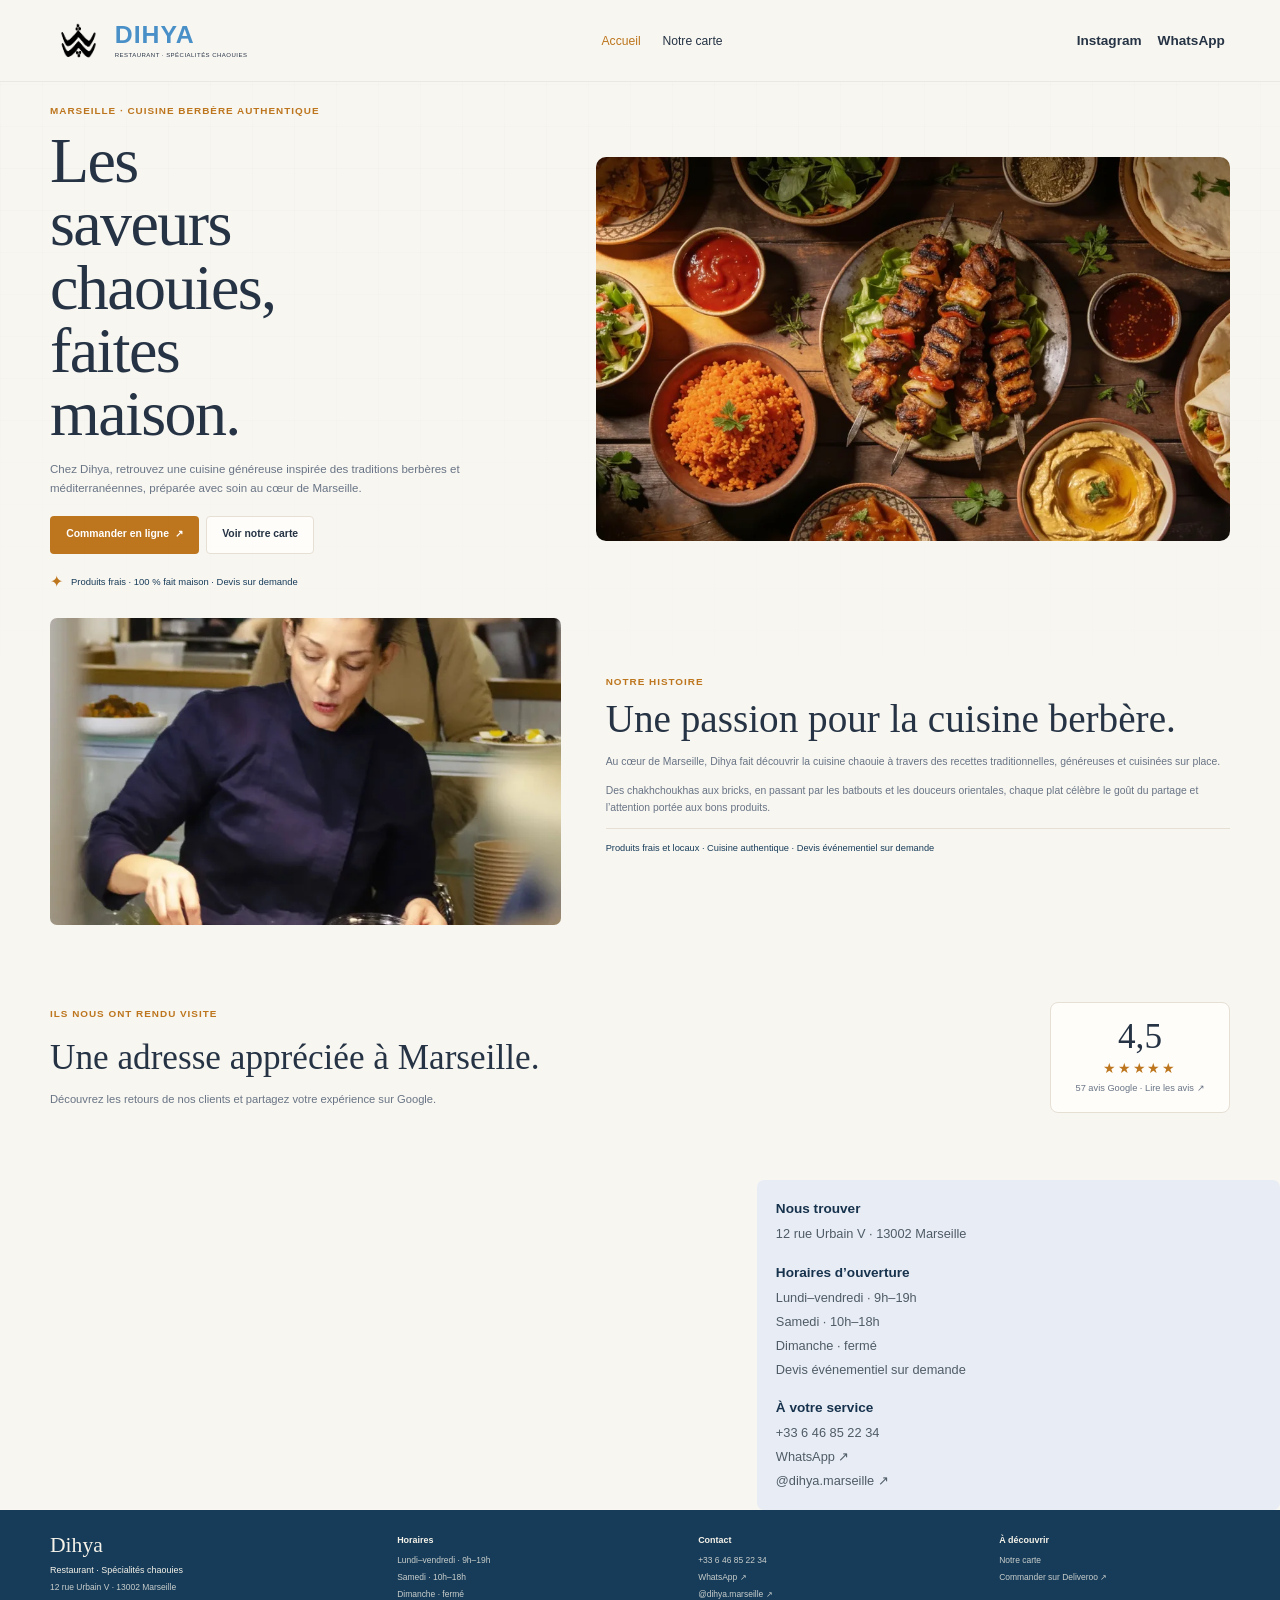
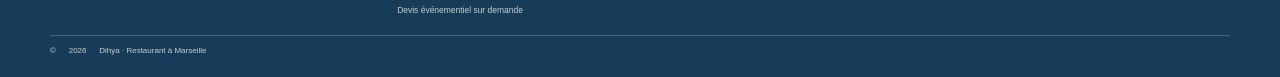
<file: index.html>
<!doctype html>
<html lang="fr">
<head>
  <meta charset="UTF-8" />
  <meta name="viewport" content="width=device-width, initial-scale=1.0" />
  <meta name="theme-color" content="#e9dccb" />
  <meta name="description" content="Dihya, restaurant à Marseille : cuisine berbère authentique, spécialités chaouies faites maison et service traiteur." />
  <link rel="icon" type="image/png" href="assets/img/logo.png" />
  <link rel="stylesheet" href="assets/css/style.css" />
  <title>Dihya — Restaurant &amp; spécialités chaouies à Marseille</title>
</head>
<body>
  <div class="seve-site">
    <header class="seve-header">
      <a class="seve-brand" href="index.html" aria-label="Dihya, accueil">
        <img src="assets/img/logo.png" alt="" />
        <span>
          <strong>DIHYA</strong>
          <small>RESTAURANT · SPÉCIALITÉS CHAOUIES</small>
        </span>
      </a>
      <button class="seve-menu-toggle" type="button" aria-label="Ouvrir le menu" aria-expanded="false" aria-controls="dihya-navigation">
        <span></span><span></span><span></span>
      </button>
      <nav class="seve-nav" id="dihya-navigation" aria-label="Navigation principale">
        <a href="index.html" class="is-active">Accueil</a>
        <a href="menu.html">Notre carte</a>
      </nav>
      <div class="seve-header__actions">
        <span class="seve-header__socials">
          <a href="https://www.instagram.com/dihya.marseille/" target="_blank" rel="noreferrer">Instagram</a>
          <a href="https://wa.me/33646852234" target="_blank" rel="noreferrer">WhatsApp</a>
        </span>
      </div>
    </header>

    <main class="seve-home">
      <section class="seve-hero seve-wrap" id="accueil">
        <div class="seve-hero__copy" data-reveal>
          <p class="seve-eyebrow">Marseille · Cuisine berbère authentique</p>
          <h1>Les saveurs chaouies, faites maison.</h1>
          <p class="seve-hero__text">
            Chez Dihya, retrouvez une cuisine généreuse inspirée des traditions berbères et méditerranéennes,
            préparée avec soin au cœur de Marseille.
          </p>
          <div class="seve-hero__actions">
            <a class="seve-button seve-button--rust" href="https://deliveroo.fr/fr/menu/marseille/marseille-port/dihya?utm_medium=affiliate&utm_source=google_maps_link&fulfillment_type=COLLECTION" target="_blank" rel="noreferrer">
              Commander en ligne <span aria-hidden="true">↗</span>
            </a>
            <a class="seve-button seve-button--outline" href="menu.html">Voir notre carte</a>
          </div>
          <p class="seve-hero__note">
            <span aria-hidden="true">✦</span> Produits frais · 100 % fait maison · Devis sur demande
          </p>
        </div>
        <figure class="seve-hero__photo" data-reveal>
          <img src="assets/img/restaurant.webp" alt="L’équipe et l’accueil chaleureux du restaurant Dihya" />
        </figure>
      </section>

      

      
      

      <section class="seve-story seve-wrap" id="histoire">
        <img data-reveal src="assets/img/histoire.webp" alt="La cuisine et l’équipe du restaurant Dihya à Marseille" loading="lazy" />
        <div class="seve-story__copy" data-reveal>
          <p class="seve-eyebrow">Notre histoire</p>
          <h2>Une passion pour la cuisine berbère.</h2>
          <p>
            Au cœur de Marseille, Dihya fait découvrir la cuisine chaouie à travers des recettes traditionnelles,
            généreuses et cuisinées sur place.
          </p>
          <p>
            Des chakhchoukhas aux bricks, en passant par les batbouts et les douceurs orientales, chaque plat
            célèbre le goût du partage et l’attention portée aux bons produits.
          </p>
          <p class="seve-story__signature">Produits frais et locaux · Cuisine authentique · Devis événementiel sur demande</p>

        </div>
      </section>

      
      <section class="dihya-reviews" id="avis">
        <div class="seve-wrap dihya-reviews__inner" data-reveal>
          <div>
            <p class="seve-eyebrow">Ils nous ont rendu visite</p>
            <h2>Une adresse appréciée à Marseille.</h2>
            <p>Découvrez les retours de nos clients et partagez votre expérience sur Google.</p>
          </div>
          <a class="dihya-rating" href="https://www.google.com/search?q=DIHYA+Marseille+avis" target="_blank" rel="noreferrer" aria-label="Lire les avis Google de Dihya, note 4,5 sur 5">
            <strong>4,5</strong>
            <span aria-hidden="true">★★★★★</span>
            <small>57 avis Google · Lire les avis ↗</small>
          </a>
        </div>
      </section>

      <section class="carte-visit" aria-label="Nous trouver">
        <div class="carte-visit__map" data-reveal>
          <iframe src="https://www.google.com/maps?q=12+rue+Urbain+V,+13002+Marseille&output=embed" title="Carte : Dihya, 12 rue Urbain V, 13002 Marseille" loading="lazy" referrerpolicy="no-referrer-when-downgrade"></iframe>
        </div>
        <div class="carte-visit__info" data-reveal>
          <div>
            <strong>Nous trouver</strong>
            <a href="https://www.google.com/maps/search/?api=1&query=12+rue+Urbain+V%2C+13002+Marseille" target="_blank" rel="noreferrer">12 rue Urbain V · 13002 Marseille</a>
          </div>
          <div>
            <strong>Horaires d’ouverture</strong>
            <span>Lundi–vendredi · 9h–19h</span>
            <span>Samedi · 10h–18h</span>
            <span>Dimanche · fermé</span>
            <span>Devis événementiel sur demande</span>
          </div>
          <div>
            <strong>À votre service</strong>
            <a href="tel:+33646852234">+33 6 46 85 22 34</a>
            <a href="https://wa.me/33646852234" target="_blank" rel="noreferrer">WhatsApp ↗</a>
            <a href="https://www.instagram.com/dihya.marseille/" target="_blank" rel="noreferrer">@dihya.marseille ↗</a>
          </div>
        </div>
      </section>

      

      <footer class="seve-footer" id="contact">
        <div class="seve-wrap">
          <div class="seve-footer__columns" data-reveal>
            <div>
              <a class="seve-footer__brand" href="index.html">Dihya</a>
              <p>Restaurant · Spécialités chaouies</p>
              <a href="https://www.google.com/maps/search/?api=1&query=12+rue+Urbain+V%2C+13002+Marseille" target="_blank" rel="noreferrer">12 rue Urbain V · 13002 Marseille</a>
            </div>
            <div>
              <strong>Horaires</strong>
              <span>Lundi–vendredi · 9h–19h</span>
              <span>Samedi · 10h–18h</span>
              <span>Dimanche · fermé</span>
              <span>Devis événementiel sur demande</span>
            </div>
            <div>
              <strong>Contact</strong>
              <a href="tel:+33646852234">+33 6 46 85 22 34</a>
              <a href="https://wa.me/33646852234" target="_blank" rel="noreferrer">WhatsApp ↗</a>
              <a href="https://www.instagram.com/dihya.marseille/" target="_blank" rel="noreferrer">@dihya.marseille ↗</a>
            </div>
            <div>
              <strong>À découvrir</strong>
              <a href="menu.html">Notre carte</a>
              <a href="https://deliveroo.fr/fr/menu/marseille/marseille-port/dihya?utm_medium=affiliate&utm_source=google_maps_link&fulfillment_type=COLLECTION" target="_blank" rel="noreferrer">Commander sur Deliveroo ↗</a>

            </div>
          </div>
          <div class="seve-footer__bottom">
            <span>© <span id="year"></span> Dihya · Restaurant à Marseille</span>
          </div>
        </div>
      </footer>
    </main>
  </div>

  <script src="assets/js/main.js"></script>
  <script>document.getElementById("year").textContent = new Date().getFullYear();</script>
</body>
</html>
</file>
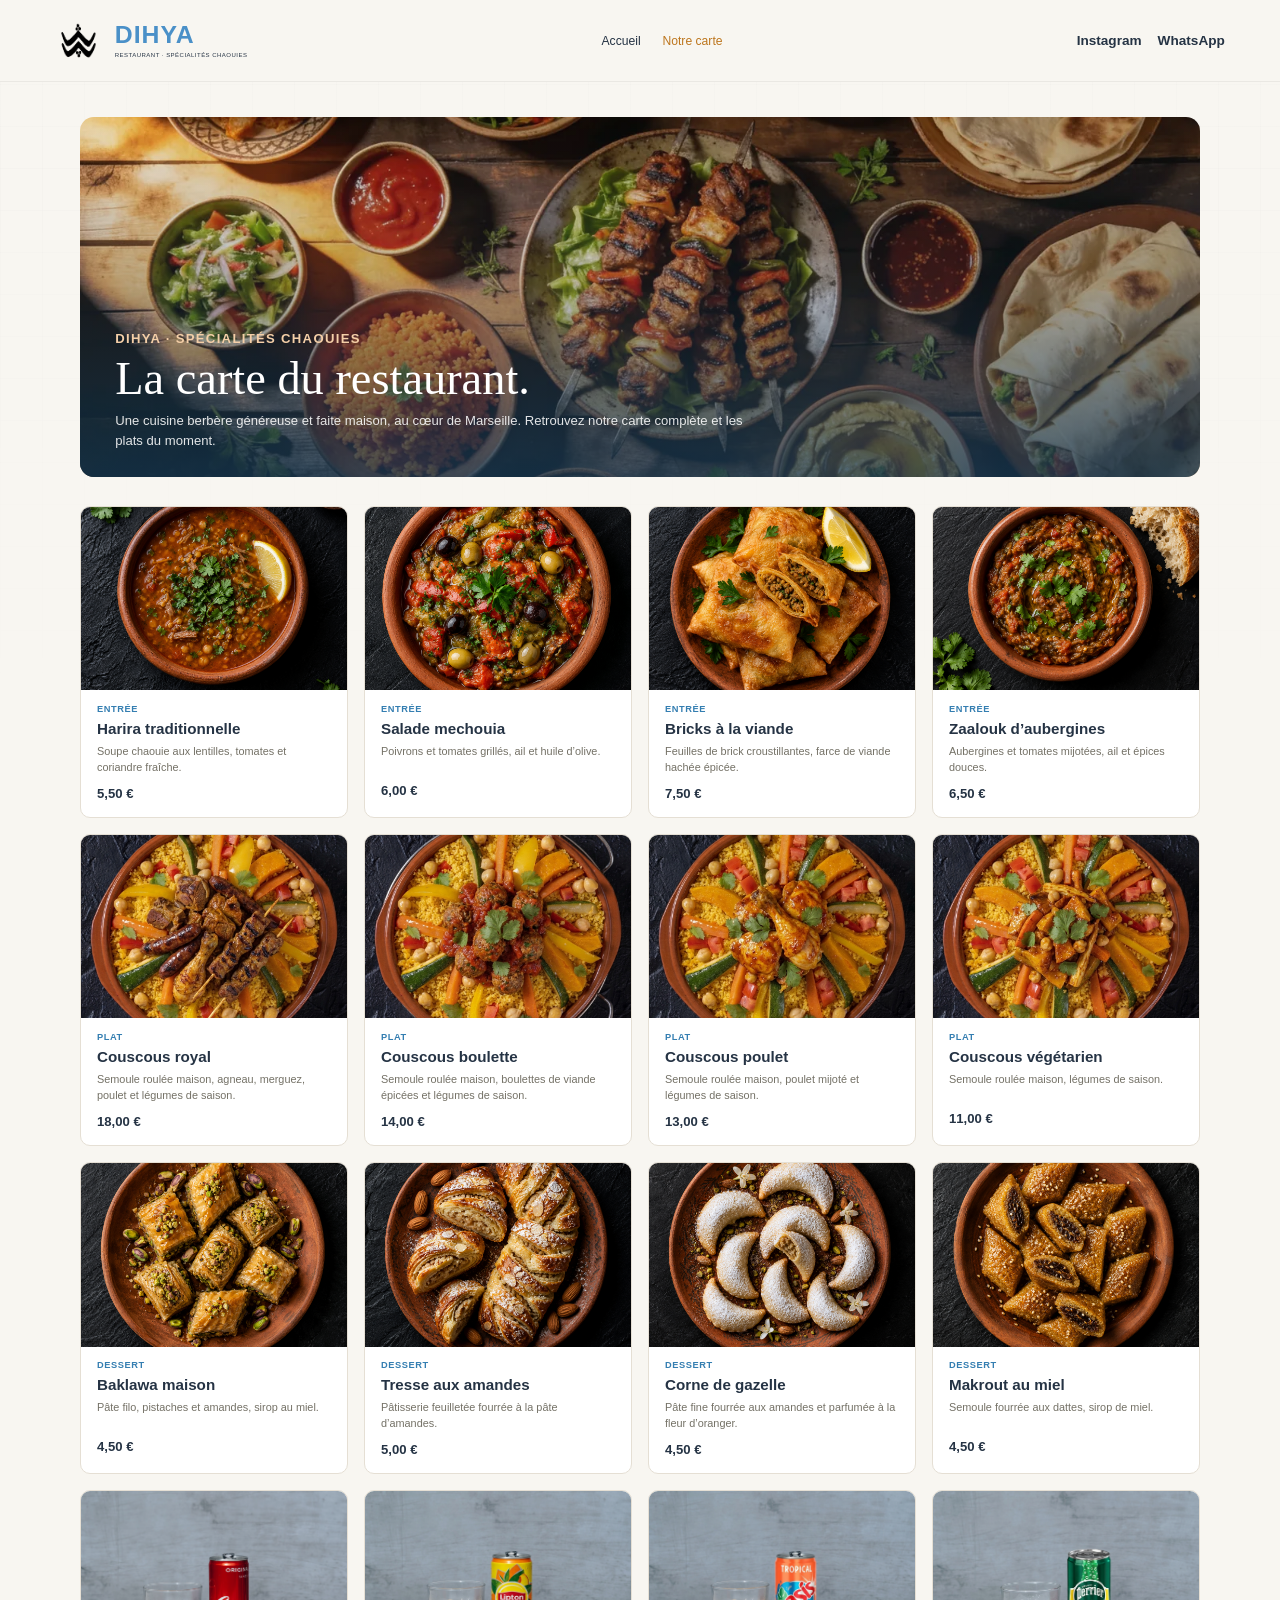
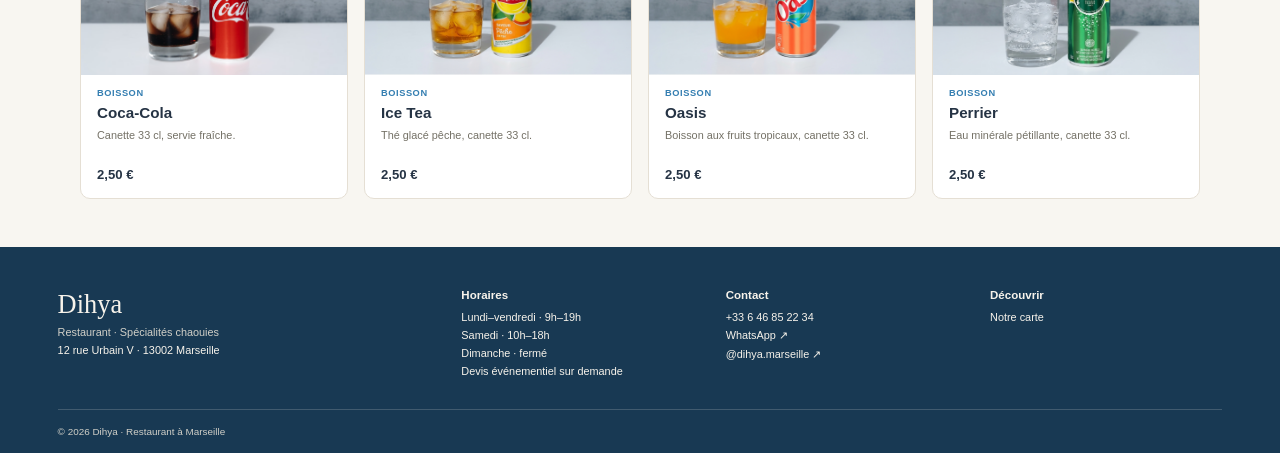
<file: menu.html>
﻿<!doctype html>
<html lang="fr">
<head>
  <meta charset="UTF-8" />
  <meta name="viewport" content="width=device-width, initial-scale=1.0" />
  <meta name="theme-color" content="#e9dccb" />
  <meta name="description" content="La carte complète du restaurant Dihya à Marseille : spécialités chaouies faites maison." />
  <link rel="icon" type="image/png" href="assets/img/logo.png" />
  <link rel="stylesheet" href="assets/css/style.css" />
  <title>Notre carte — Dihya Marseille</title>
</head>
<body>
  <div class="seve-site">
    <header class="seve-header">
      <a class="seve-brand" href="index.html" aria-label="Dihya, accueil">
        <img src="assets/img/logo.png" alt="" />
        <span>
          <strong>DIHYA</strong>
          <small>RESTAURANT · SPÉCIALITÉS CHAOUIES</small>
        </span>
      </a>
      <button class="seve-menu-toggle" type="button" aria-label="Ouvrir le menu" aria-expanded="false" aria-controls="dihya-navigation">
        <span></span><span></span><span></span>
      </button>
      <nav class="seve-nav" id="dihya-navigation" aria-label="Navigation principale">
        <a href="index.html">Accueil</a>
        <a href="menu.html" class="is-active">Notre carte</a>
      </nav>
      <div class="seve-header__actions">
        <span class="seve-header__socials">
          <a href="https://www.instagram.com/dihya.marseille/" target="_blank" rel="noreferrer">Instagram</a>
          <a href="https://wa.me/33646852234" target="_blank" rel="noreferrer">WhatsApp</a>
        </span>
      </div>
    </header>

    <main class="seve-site-main">
      <div class="seve-page seve-carte-page">
        <section class="carte-hero">
          <img src="assets/img/restaurant.webp" alt="Salle et plats du restaurant Dihya à Marseille" />
          <div class="carte-hero__copy">
            <p class="seve-eyebrow">Dihya · Spécialités chaouies</p>
            <h1>La carte du restaurant.</h1>
            <p>Une cuisine berbère généreuse et faite maison, au cœur de Marseille. Retrouvez notre carte complète et les plats du moment.</p>
          </div>
        </section>

        <div class="carte-columns" id="plats">
          <div class="carte-category__dishes">
            <article class="carte-dish">
              <span class="carte-dish__image"><img src="assets/img/harira.jpg" alt="" loading="lazy" /></span>
              <span class="carte-dish__content">
                <span class="carte-dish__category">Entrée</span>
                <strong>Harira traditionnelle</strong>
                <span class="carte-dish__desc">Soupe chaouie aux lentilles, tomates et coriandre fraîche.</span>
                <span class="carte-dish__price">5,50 €</span>
              </span>
            </article>
            <article class="carte-dish">
              <span class="carte-dish__image"><img src="assets/img/mechouia.jpg" alt="" loading="lazy" /></span>
              <span class="carte-dish__content">
                <span class="carte-dish__category">Entrée</span>
                <strong>Salade mechouia</strong>
                <span class="carte-dish__desc">Poivrons et tomates grillés, ail et huile d’olive.</span>
                <span class="carte-dish__price">6,00 €</span>
              </span>
            </article>
            <article class="carte-dish">
              <span class="carte-dish__image"><img src="assets/img/bricks.jpg" alt="" loading="lazy" /></span>
              <span class="carte-dish__content">
                <span class="carte-dish__category">Entrée</span>
                <strong>Bricks à la viande</strong>
                <span class="carte-dish__desc">Feuilles de brick croustillantes, farce de viande hachée épicée.</span>
                <span class="carte-dish__price">7,50 €</span>
              </span>
            </article>
            <article class="carte-dish">
              <span class="carte-dish__image"><img src="assets/img/zaalouk.jpg" alt="" loading="lazy" /></span>
              <span class="carte-dish__content">
                <span class="carte-dish__category">Entrée</span>
                <strong>Zaalouk d’aubergines</strong>
                <span class="carte-dish__desc">Aubergines et tomates mijotées, ail et épices douces.</span>
                <span class="carte-dish__price">6,50 €</span>
              </span>
            </article>
            <article class="carte-dish">
              <span class="carte-dish__image"><img src="assets/img/couscousroyal.jpg" alt="" loading="lazy" /></span>
              <span class="carte-dish__content">
                <span class="carte-dish__category">Plat</span>
                <strong>Couscous royal</strong>
                <span class="carte-dish__desc">Semoule roulée maison, agneau, merguez, poulet et légumes de saison.</span>
                <span class="carte-dish__price">18,00 €</span>
              </span>
            </article>
            <article class="carte-dish">
              <span class="carte-dish__image"><img src="assets/img/couscousboulette.jpg" alt="" loading="lazy" /></span>
              <span class="carte-dish__content">
                <span class="carte-dish__category">Plat</span>
                <strong>Couscous boulette</strong>
                <span class="carte-dish__desc">Semoule roulée maison, boulettes de viande épicées et légumes de saison.</span>
                <span class="carte-dish__price">14,00 €</span>
              </span>
            </article>
            <article class="carte-dish">
              <span class="carte-dish__image"><img src="assets/img/couscouspoulet.jpg" alt="" loading="lazy" /></span>
              <span class="carte-dish__content">
                <span class="carte-dish__category">Plat</span>
                <strong>Couscous poulet</strong>
                <span class="carte-dish__desc">Semoule roulée maison, poulet mijoté et légumes de saison.</span>
                <span class="carte-dish__price">13,00 €</span>
              </span>
            </article>
            <article class="carte-dish">
              <span class="carte-dish__image"><img src="assets/img/couscousvege.jpg" alt="" loading="lazy" /></span>
              <span class="carte-dish__content">
                <span class="carte-dish__category">Plat</span>
                <strong>Couscous végétarien</strong>
                <span class="carte-dish__desc">Semoule roulée maison, légumes de saison.</span>
                <span class="carte-dish__price">11,00 €</span>
              </span>
            </article>
            <article class="carte-dish">
              <span class="carte-dish__image"><img src="assets/img/baklawa2.jpg" alt="" loading="lazy" /></span>
              <span class="carte-dish__content">
                <span class="carte-dish__category">Dessert</span>
                <strong>Baklawa maison</strong>
                <span class="carte-dish__desc">Pâte filo, pistaches et amandes, sirop au miel.</span>
                <span class="carte-dish__price">4,50 €</span>
              </span>
            </article>
            <article class="carte-dish">
              <span class="carte-dish__image"><img src="assets/img/tresse2.jpg" alt="" loading="lazy" /></span>
              <span class="carte-dish__content">
                <span class="carte-dish__category">Dessert</span>
                <strong>Tresse aux amandes</strong>
                <span class="carte-dish__desc">Pâtisserie feuilletée fourrée à la pâte d’amandes.</span>
                <span class="carte-dish__price">5,00 €</span>
              </span>
            </article>
            <article class="carte-dish">
              <span class="carte-dish__image"><img src="assets/img/cornedegazelle2.jpg" alt="" loading="lazy" /></span>
              <span class="carte-dish__content">
                <span class="carte-dish__category">Dessert</span>
                <strong>Corne de gazelle</strong>
                <span class="carte-dish__desc">Pâte fine fourrée aux amandes et parfumée à la fleur d’oranger.</span>
                <span class="carte-dish__price">4,50 €</span>
              </span>
            </article>
            <article class="carte-dish">
              <span class="carte-dish__image"><img src="assets/img/makrout2.jpg" alt="" loading="lazy" /></span>
              <span class="carte-dish__content">
                <span class="carte-dish__category">Dessert</span>
                <strong>Makrout au miel</strong>
                <span class="carte-dish__desc">Semoule fourrée aux dattes, sirop de miel.</span>
                <span class="carte-dish__price">4,50 €</span>
              </span>
            </article>
            <article class="carte-dish">
              <span class="carte-dish__image"><img src="assets/img/coca.png" alt="" loading="lazy" /></span>
              <span class="carte-dish__content">
                <span class="carte-dish__category">Boisson</span>
                <strong>Coca-Cola</strong>
                <span class="carte-dish__desc">Canette 33 cl, servie fraîche.</span>
                <span class="carte-dish__price">2,50 €</span>
              </span>
            </article>
            <article class="carte-dish">
              <span class="carte-dish__image"><img src="assets/img/icetea.png" alt="" loading="lazy" /></span>
              <span class="carte-dish__content">
                <span class="carte-dish__category">Boisson</span>
                <strong>Ice Tea</strong>
                <span class="carte-dish__desc">Thé glacé pêche, canette 33 cl.</span>
                <span class="carte-dish__price">2,50 €</span>
              </span>
            </article>
            <article class="carte-dish">
              <span class="carte-dish__image"><img src="assets/img/oasis.png" alt="" loading="lazy" /></span>
              <span class="carte-dish__content">
                <span class="carte-dish__category">Boisson</span>
                <strong>Oasis</strong>
                <span class="carte-dish__desc">Boisson aux fruits tropicaux, canette 33 cl.</span>
                <span class="carte-dish__price">2,50 €</span>
              </span>
            </article>
            <article class="carte-dish">
              <span class="carte-dish__image"><img src="assets/img/perrier.png" alt="" loading="lazy" /></span>
              <span class="carte-dish__content">
                <span class="carte-dish__category">Boisson</span>
                <strong>Perrier</strong>
                <span class="carte-dish__desc">Eau minérale pétillante, canette 33 cl.</span>
                <span class="carte-dish__price">2,50 €</span>
              </span>
            </article>
          </div>
        </div>

        
          
       
    </main>

    <footer class="site-footer">
      <div class="site-footer__columns">
        <div>
          <a class="site-footer__brand" href="index.html">Dihya</a>
          <p>Restaurant · Spécialités chaouies</p>
          <a href="https://www.google.com/maps/search/?api=1&query=12+rue+Urbain+V%2C+13002+Marseille" target="_blank" rel="noreferrer">12 rue Urbain V · 13002 Marseille</a>
        </div>
        <div>
          <strong>Horaires</strong>
          <span>Lundi–vendredi · 9h–19h</span>
          <span>Samedi · 10h–18h</span>
          <span>Dimanche · fermé</span>
          <span>Devis événementiel sur demande</span>
        </div>
        <div>
          <strong>Contact</strong>
          <a href="tel:+33646852234">+33 6 46 85 22 34</a>
          <a href="https://wa.me/33646852234" target="_blank" rel="noreferrer">WhatsApp ↗</a>
          <a href="https://www.instagram.com/dihya.marseille/" target="_blank" rel="noreferrer">@dihya.marseille ↗</a>
        </div>
        <div>
          <strong>Découvrir</strong>
          <a href="menu.html">Notre carte</a>

        </div>
      </div>
      <div class="site-footer__bottom">
        <span>© <span id="year"></span> Dihya · Restaurant à Marseille</span>
      </div>
    </footer>
  </div>

  <script src="assets/js/main.js"></script>
  <script>document.getElementById("year").textContent = new Date().getFullYear();</script>
</body>
</html>
</file>
<file: assets/css/style.css>
﻿:root {
  color: #1f2937;
  background: #f6f2ea;
  font-family: "Plus Jakarta Sans", sans-serif;
  --cream: #f6f2ea;
  --paper: #fffaf2;
  --paper-strong: #ffffff;
  --ink: #1f2937;
  --muted: #64748b;
  --line: rgba(15, 23, 42, 0.08);
  --accent: #ea580c;
  --accent-soft: rgba(234, 88, 12, 0.12);
  --accent-strong: #c2410c;
  --green: #15803d;
  --green-soft: rgba(21, 128, 61, 0.12);
  --red: #b42318;
  --red-soft: rgba(180, 35, 24, 0.12);
  --amber: #b45309;
  --amber-soft: rgba(180, 83, 9, 0.12);
  --shadow: 0 18px 45px rgba(15, 23, 42, 0.08);
}

* {
  box-sizing: border-box;
}

html {
  scroll-behavior: smooth;
}

body {
  margin: 0;
  min-height: 100vh;
  background: #ffffff;
  color: #111827;
}

body::before {
  content: "";
  position: fixed;
  inset: 0;
  pointer-events: none;
  background-image:
    linear-gradient(rgba(31, 41, 55, 0.025) 1px, transparent 1px),
    linear-gradient(90deg, rgba(31, 41, 55, 0.025) 1px, transparent 1px);
  background-size: 42px 42px;
  mask-image: linear-gradient(180deg, rgba(0, 0, 0, 0.6), transparent 85%);
}

a {
  color: inherit;
  text-decoration: none;
}

img {
  display: block;
  max-width: 100%;
}

button,
input,
select,
textarea {
  font: inherit;
}

#root {
  min-height: 100vh;
}

.screen-loader {
  min-height: 100vh;
  display: grid;
  place-items: center;
  color: var(--muted);
  letter-spacing: 0.08em;
  text-transform: uppercase;
}

.eyebrow {
  margin: 0 0 0.6rem;
  font-size: 0.72rem;
  font-weight: 800;
  letter-spacing: 0.18em;
  text-transform: uppercase;
  color: var(--accent-strong);
}

.muted-copy,
.page-header__description,
.auth-card__header p,
.auth-card__footer,
.field__helper,
.shell__tagline,
.list-card p {
  color: var(--muted);
}

.empty-copy {
  margin: 0;
  color: var(--muted);
}

.button {
  display: inline-flex;
  align-items: center;
  justify-content: center;
  gap: 0.65rem;
  min-height: 48px;
  padding: 0.85rem 1.2rem;
  border: 0;
  border-radius: 999px;
  font-weight: 700;
  cursor: pointer;
  transition: transform 160ms ease, box-shadow 160ms ease, background 160ms ease, color 160ms ease;
}

.button:hover {
  transform: translateY(-1px);
}

.button:disabled {
  cursor: not-allowed;
  opacity: 0.72;
  transform: none;
}

.button--block {
  width: 100%;
}

.button--primary {
  background: linear-gradient(135deg, #f97316, #ea580c);
  color: white;
  box-shadow: 0 14px 28px rgba(234, 88, 12, 0.22);
}

.button--secondary {
  background: white;
  color: var(--ink);
  border: 1px solid rgba(31, 41, 55, 0.08);
}

.button--ghost {
  background: var(--accent-soft);
  color: var(--accent-strong);
}

.button--danger {
  background: var(--red-soft);
  color: var(--red);
}

.field {
  display: grid;
  gap: 0.45rem;
}

.field__label {
  font-weight: 700;
  font-size: 0.95rem;
}

.field__control {
  width: 100%;
  min-height: 50px;
  padding: 0.85rem 0.95rem;
  border-radius: 18px;
  border: 1px solid rgba(15, 23, 42, 0.1);
  background: rgba(255, 255, 255, 0.9);
  color: var(--ink);
  outline: none;
  transition: border-color 160ms ease, box-shadow 160ms ease;
}

.field__control:focus {
  border-color: rgba(234, 88, 12, 0.45);
  box-shadow: 0 0 0 4px rgba(249, 115, 22, 0.12);
}

textarea.field__control {
  min-height: 120px;
  resize: vertical;
}

select.field__control {
  appearance: none;
  background-image:
    linear-gradient(45deg, transparent 50%, var(--accent) 50%),
    linear-gradient(135deg, var(--accent) 50%, transparent 50%);
  background-position:
    calc(100% - 18px) calc(50% - 2px),
    calc(100% - 12px) calc(50% - 2px);
  background-size: 6px 6px, 6px 6px;
  background-repeat: no-repeat;
}

.message {
  margin: 0;
  padding: 0.9rem 1rem;
  border-radius: 18px;
  font-weight: 600;
}

.message--error {
  background: var(--red-soft);
  color: var(--red);
}

.message--success {
  background: var(--green-soft);
  color: var(--green);
}

.auth-screen {
  min-height: 100vh;
  display: grid;
}

.auth-screen__hero,
.auth-screen__panel {
  padding: 1.5rem;
}

.auth-screen__hero {
  display: grid;
  align-content: end;
  gap: 1rem;
  min-height: 42vh;
  color: white;
  background:
    linear-gradient(135deg, rgba(15, 23, 42, 0.72), rgba(124, 45, 18, 0.72)),
    url("https://images.unsplash.com/photo-1517248135467-4c7edcad34c4?auto=format&fit=crop&w=1400&q=80") center/cover;
}

.auth-screen__hero--alternate {
  background:
    linear-gradient(135deg, rgba(15, 23, 42, 0.72), rgba(22, 101, 52, 0.62)),
    url("https://images.unsplash.com/photo-1555396273-367ea4eb4db5?auto=format&fit=crop&w=1400&q=80") center/cover;
}

.auth-screen__hero h1,
.hero-card__content h1,
.page-header h1,
.section-banner h2,
.list-card h3,
.auth-card h2 {
  margin: 0;
  font-family: "Fraunces", serif;
  letter-spacing: -0.03em;
}

.auth-screen__hero h1 {
  max-width: 12ch;
  font-size: clamp(2.6rem, 7vw, 4.6rem);
  line-height: 0.95;
}

.auth-screen__hero p {
  margin: 0;
  max-width: 42rem;
  color: rgba(255, 255, 255, 0.82);
  line-height: 1.6;
}

.auth-screen__metrics {
  display: grid;
  gap: 0.85rem;
  grid-template-columns: repeat(3, minmax(0, 1fr));
}

.auth-screen__metrics article {
  padding: 1rem;
  border-radius: 22px;
  background: rgba(255, 255, 255, 0.12);
  backdrop-filter: blur(8px);
}

.auth-screen__metrics strong,
.stat-card strong {
  display: block;
  font-size: 1.3rem;
  font-weight: 800;
}

.auth-screen__metrics span,
.stat-card span {
  display: block;
  margin-top: 0.35rem;
  font-size: 0.92rem;
}

.auth-screen__panel {
  display: grid;
  align-content: center;
}

.auth-card,
.card,
.list-card,
.catalog-card {
  border-radius: 28px;
  background: rgba(255, 255, 255, 0.82);
  border: 1px solid rgba(255, 255, 255, 0.9);
  box-shadow: var(--shadow);
  backdrop-filter: blur(12px);
}

.auth-card,
.card {
  padding: 1.4rem;
}

.auth-card {
  max-width: 560px;
  width: 100%;
  justify-self: center;
}

.auth-card__header {
  margin-bottom: 1.25rem;
}

.auth-card__header h2 {
  font-size: clamp(2rem, 5vw, 3rem);
}

.auth-card__footer {
  margin: 1rem 0 0;
}

.auth-card__footer a {
  color: var(--accent-strong);
  font-weight: 700;
}

.form-stack,
.page-stack,
.section-stack,
.list-stack {
  display: grid;
  gap: 1rem;
}

.form-grid,
.content-grid,
.stats-grid,
.dish-grid,
.catalog-grid {
  display: grid;
  gap: 1rem;
}

.shell {
  position: relative;
  min-height: 100vh;
  padding: 0;
  background: #fff;
}

.shell--blank {
  background: #fff;
}

.shell__content--blank {
  min-height: 100vh;
  width: 100%;
  background: #fff;
}

.shell__glow {
  position: fixed;
  inset: auto;
  width: 320px;
  height: 320px;
  border-radius: 50%;
  filter: blur(48px);
  pointer-events: none;
  opacity: 0.6;
}

.shell__glow--one {
  top: -120px;
  right: -80px;
  background: rgba(249, 115, 22, 0.18);
}

.shell__glow--two {
  bottom: -120px;
  left: -80px;
  background: rgba(34, 197, 94, 0.12);
}

.shell__container {
  position: relative;
  z-index: 1;
  width: min(1120px, 100%);
  margin: 0 auto;
}

.shell__header {
  display: flex;
  justify-content: space-between;
  gap: 1rem;
  align-items: flex-start;
  margin-bottom: 1.25rem;
}

.shell__brand {
  display: inline-block;
  font-family: "Fraunces", serif;
  font-size: clamp(2rem, 5vw, 3rem);
  color: #0f172a;
}

.shell__tagline {
  margin: 0.3rem 0 0;
}

.shell__user {
  display: flex;
  gap: 0.8rem;
  align-items: center;
  flex-wrap: wrap;
  justify-content: flex-end;
}

.shell__link-chip,
.soft-chip,
.status-badge {
  display: inline-flex;
  align-items: center;
  gap: 0.45rem;
  min-height: 38px;
  padding: 0.65rem 0.9rem;
  border-radius: 999px;
  font-weight: 700;
}

.shell__link-chip,
.soft-chip {
  background: rgba(255, 255, 255, 0.75);
  border: 1px solid rgba(15, 23, 42, 0.08);
}

.shell__user-card {
  display: flex;
  gap: 0.75rem;
  align-items: center;
  padding: 0.55rem 0.8rem;
  border-radius: 999px;
  background: rgba(255, 255, 255, 0.8);
  border: 1px solid rgba(15, 23, 42, 0.08);
}

.shell__avatar,
.profile-card__avatar {
  display: grid;
  place-items: center;
  border-radius: 50%;
  background: linear-gradient(135deg, #fb923c, #ea580c);
  color: white;
  font-weight: 800;
}

.shell__avatar {
  width: 42px;
  height: 42px;
}

.shell__user-card strong,
.shell__user-card span {
  display: block;
}

.shell__user-card span {
  color: var(--muted);
  font-size: 0.85rem;
}

.shell__content {
  display: grid;
  gap: 1rem;
}

.admin-shell-nav {
  display: flex;
  flex-wrap: wrap;
  gap: 0.75rem;
  margin: 0 0 1rem;
}

.admin-shell-nav__item,
.admin-home-links .button {
  min-height: 42px;
  padding: 0.7rem 1rem;
  border-radius: 999px;
  font-weight: 800;
}
.admin-status-card {
  margin-bottom: 1rem;
}
.admin-status-card__row {
  display: flex;
  flex-wrap: wrap;
  gap: 0.9rem;
  align-items: center;
  justify-content: space-between;
}
.admin-status-card__actions {
  display: flex;
  flex-wrap: wrap;
  gap: 0.65rem;
}

.admin-shell-nav__item {
  display: inline-flex;
  align-items: center;
  justify-content: center;
  background: rgba(255, 255, 255, 0.72);
  border: 1px solid rgba(15, 23, 42, 0.08);
  color: #475569;
}

.admin-shell-nav__item.is-active {
  background: var(--accent-soft);
  color: var(--accent-strong);
}

.admin-home-links {
  display: flex;
  flex-wrap: wrap;
  gap: 0.75rem;
  margin-bottom: 1rem;
}

.admin-tabs {
  display: flex;
  flex-wrap: wrap;
  gap: 0.75rem;
  margin-top: 1rem;
}

.admin-tabs__item {
  font-size: 0.82rem;
  letter-spacing: 0.08em;
  text-transform: uppercase;
}

.card[id^="admin-"] {
  scroll-margin-top: 1.25rem;
}

/* Admin panels */
.shell--admin {
  --admin-ink: #1f2937;
  --admin-muted: #64748b;
  --admin-line: rgba(15, 23, 42, .1);
  --admin-panel: rgba(255, 255, 255, .9);
  background: #f6f2ea;
}

.shell--admin .shell__container {
  width: min(1180px, 100%);
}

.shell--admin .shell__header {
  align-items: center;
  padding: 1.25rem 1.4rem;
  border: 1px solid var(--admin-line);
  border-radius: 22px;
  background: var(--admin-panel);
  box-shadow: 0 14px 30px rgba(15, 23, 42, .06);
}

.shell--admin .shell__brand {
  color: var(--admin-ink);
  font-size: clamp(1.7rem, 4vw, 2.4rem);
}

.shell--admin .admin-shell-nav {
  display: grid;
  grid-template-columns: repeat(5, minmax(0, 1fr));
  gap: .55rem;
  padding: .55rem;
  border: 1px solid var(--admin-line);
  border-radius: 18px;
  background: rgba(255, 255, 255, .72);
}

.shell--admin .admin-shell-nav__item {
  min-height: 44px;
  border-radius: 12px;
  border-color: transparent;
  color: var(--admin-muted);
}

.shell--admin .admin-shell-nav__item:hover,
.shell--admin .admin-shell-nav__item.is-active {
  border-color: rgba(234, 88, 12, .18);
  color: var(--accent-strong);
  background: var(--accent-soft);
}

.shell--admin .page-stack > .card {
  padding: 1.5rem;
  border: 1px solid var(--admin-line);
  border-radius: 22px;
  background: var(--admin-panel);
  box-shadow: 0 18px 40px rgba(15, 23, 42, .07);
}

.shell--admin .page-stack > .card > .card,
.shell--admin .admin-status-card,
.shell--admin .content-grid > .card,
.shell--admin .list-card,
.shell--admin .selection-card {
  border: 1px solid var(--admin-line);
  border-radius: 18px;
  background: rgba(255, 255, 255, .72);
  box-shadow: none;
}

.shell--admin .admin-home-links {
  display: grid;
  grid-template-columns: repeat(4, minmax(0, 1fr));
}

.shell--admin .admin-home-links .button {
  min-height: 52px;
  border-radius: 14px;
}

.shell--admin .stats-grid {
  grid-template-columns: repeat(4, minmax(0, 1fr));
}

.shell--admin .stat-card {
  min-height: 112px;
  padding: 1.1rem;
  border: 1px solid var(--admin-line);
  border-radius: 18px;
  background: linear-gradient(145deg, #fff, #fff8ef);
}

.shell--admin .stat-card span {
  color: var(--admin-muted);
}

.shell--admin .stat-card strong {
  color: var(--accent-strong);
}

@media (max-width: 720px) {
  .shell--admin .shell__header {
    align-items: stretch;
  }

  .shell--admin .admin-shell-nav,
  .shell--admin .admin-home-links,
  .shell--admin .stats-grid {
    grid-template-columns: repeat(2, minmax(0, 1fr));
  }
}

.bottom-nav {
  position: fixed;
  left: 50%;
  bottom: 1rem;
  transform: translateX(-50%);
  z-index: 20;
  width: min(520px, calc(100vw - 1rem));
  padding: 0.45rem;
  border-radius: 24px;
  background: rgba(255, 255, 255, 0.84);
  border: 1px solid rgba(15, 23, 42, 0.08);
  box-shadow: 0 16px 40px rgba(15, 23, 42, 0.12);
  display: grid;
  grid-template-columns: repeat(5, minmax(0, 1fr));
  gap: 0.35rem;
  backdrop-filter: blur(14px);
}

.bottom-nav__item {
  display: grid;
  justify-items: center;
  gap: 0.35rem;
  padding: 0.7rem 0.25rem;
  border-radius: 18px;
  color: #475569;
  font-size: 0.72rem;
  font-weight: 800;
}

.bottom-nav__item svg {
  width: 18px;
  height: 18px;
}

.bottom-nav__item.is-active {
  background: var(--accent-soft);
  color: var(--accent-strong);
}

.hero-card {
  position: relative;
  min-height: 460px;
  overflow: hidden;
  border-radius: 36px;
  box-shadow: var(--shadow);
}

.hero-card__image,
.hero-card__overlay {
  position: absolute;
  inset: 0;
  width: 100%;
  height: 100%;
}

.hero-card__image {
  object-fit: cover;
}

.hero-card__overlay {
  background: linear-gradient(180deg, rgba(15, 23, 42, 0.18), rgba(15, 23, 42, 0.76));
}

.hero-card__content {
  position: relative;
  z-index: 1;
  min-height: 460px;
  display: flex;
  flex-direction: column;
  justify-content: flex-end;
  gap: 1rem;
  padding: 1.5rem;
  color: white;
}

.hero-card__content h1 {
  font-size: clamp(2.6rem, 7vw, 5rem);
  line-height: 0.92;
}

.hero-card__content p {
  margin: 0;
  max-width: 46rem;
  color: rgba(255, 255, 255, 0.84);
}

.hero-card__meta,
.hero-card__actions {
  display: flex;
  gap: 0.75rem;
  flex-wrap: wrap;
}

.card--muted {
  color: var(--muted);
}

.page-header {
  display: flex;
  justify-content: space-between;
  gap: 1rem;
  align-items: flex-start;
  flex-wrap: wrap;
}

.page-header h1 {
  font-size: clamp(1.8rem, 4vw, 3rem);
}

.page-header__description {
  margin: 0.45rem 0 0;
  max-width: 52rem;
  line-height: 1.6;
}

.status-badge {
  font-size: 0.82rem;
}

.status-badge--neutral {
  background: rgba(148, 163, 184, 0.14);
  color: #475569;
}

.status-badge--success {
  background: var(--green-soft);
  color: var(--green);
}

.status-badge--warning {
  background: var(--amber-soft);
  color: var(--amber);
}

.status-badge--danger {
  background: var(--red-soft);
  color: var(--red);
}

.status-badge--accent {
  background: var(--accent-soft);
  color: var(--accent-strong);
}

.stats-grid {
  grid-template-columns: repeat(auto-fit, minmax(180px, 1fr));
}

.stat-card {
  padding: 1.15rem;
  border-radius: 22px;
  background: rgba(255, 255, 255, 0.88);
  border: 1px solid rgba(15, 23, 42, 0.06);
}

.stat-card strong {
  margin-top: 0.5rem;
  font-family: "Fraunces", serif;
  font-size: 1.45rem;
}

.content-grid {
  grid-template-columns: 1fr;
}

.dish-grid {
  grid-template-columns: repeat(auto-fit, minmax(240px, 1fr));
}

.dish-card {
  overflow: hidden;
  border-radius: 26px;
  background: var(--paper-strong);
  border: 1px solid rgba(15, 23, 42, 0.06);
  box-shadow: 0 14px 26px rgba(15, 23, 42, 0.05);
}

.dish-card__image-wrap {
  aspect-ratio: 1.4 / 1;
  overflow: hidden;
}

.dish-card__image,
.catalog-card__image {
  width: 100%;
  height: 100%;
  object-fit: cover;
}

.dish-card__body {
  display: grid;
  gap: 0.4rem;
  padding: 0.6rem;
}

.dish-card__subtitle {
  margin: 0;
  font-size: 0.8rem;
  font-weight: 800;
  letter-spacing: 0.12em;
  text-transform: uppercase;
  color: var(--accent-strong);
}

.dish-card__row,
.list-card__row,
.catalog-card__row,
.summary-list__row,
.selection-list__row,
.schedule-list__row {
  display: flex;
  justify-content: space-between;
  gap: 0.8rem;
  align-items: flex-start;
}

.dish-card h3,
.catalog-card h3,
.list-card h3 {
  font-size: 0.95rem;
}

.dish-card p,
.catalog-card p {
  margin: 0;
  color: var(--muted);
  line-height: 1.4;
  font-size: 0.8rem;
}

.schedule-list,
.summary-list,
.selection-list {
  display: grid;
  gap: 0.8rem;
}

.schedule-list__row,
.summary-list__row,
.selection-list__row {
  padding: 0.9rem 1rem;
  border-radius: 18px;
  background: rgba(248, 250, 252, 0.9);
  border: 1px solid rgba(15, 23, 42, 0.05);
}

.pill-row {
  display: flex;
  gap: 0.75rem;
  overflow-x: auto;
  padding-bottom: 0.2rem;
  scrollbar-width: none;
}

.pill-row::-webkit-scrollbar {
  display: none;
}

.pill {
  flex: 0 0 auto;
  min-width: 140px;
  padding: 0.9rem 1rem;
  border: 1px solid rgba(15, 23, 42, 0.08);
  border-radius: 22px;
  background: rgba(255, 255, 255, 0.8);
  text-align: left;
  cursor: pointer;
}

.pill span,
.pill small {
  display: block;
}

.pill span {
  font-weight: 800;
}

.pill small {
  margin-top: 0.3rem;
  color: var(--muted);
}

.pill.is-active {
  background: linear-gradient(135deg, rgba(249, 115, 22, 0.14), rgba(255, 255, 255, 0.95));
  border-color: rgba(249, 115, 22, 0.35);
}

.section-banner {
  display: flex;
  justify-content: space-between;
  gap: 1rem;
  align-items: flex-start;
  padding: 1.1rem 1.2rem;
  border-radius: 24px;
  background: linear-gradient(135deg, rgba(249, 115, 22, 0.08), rgba(255, 255, 255, 0.96));
  border: 1px solid rgba(249, 115, 22, 0.1);
}

.section-banner span {
  padding: 0.55rem 0.8rem;
  border-radius: 999px;
  background: rgba(255, 255, 255, 0.86);
  color: var(--muted);
  font-size: 0.88rem;
  font-weight: 700;
}

.catalog-grid {
  grid-template-columns: 1fr;
}

.catalog-card {
  overflow: hidden;
}

.catalog-card.is-selected {
  border-color: rgba(249, 115, 22, 0.28);
  box-shadow: 0 18px 34px rgba(249, 115, 22, 0.12);
}

.category-tabs {
  display: flex;
  gap: 0.8rem;
  overflow-x: auto;
  padding-bottom: 0.5rem;
  margin-bottom: 1.5rem;
  scroll-behavior: smooth;
}

.category-tabs::-webkit-scrollbar {
  height: 6px;
}

.category-tabs::-webkit-scrollbar-track {
  background: rgba(15, 23, 42, 0.05);
  border-radius: 999px;
}

.category-tabs::-webkit-scrollbar-thumb {
  background: rgba(15, 23, 42, 0.15);
  border-radius: 999px;
}

.category-tab {
  display: flex;
  flex-direction: column;
  align-items: center;
  gap: 0.3rem;
  padding: 0.8rem 1.2rem;
  border-radius: 18px;
  background: rgba(255, 255, 255, 0.92);
  border: 1px solid rgba(15, 23, 42, 0.08);
  color: var(--ink);
  cursor: pointer;
  white-space: nowrap;
  transition: all 0.2s ease;
  font-size: 0.95rem;
  font-weight: 600;
}

.category-tab:hover {
  border-color: rgba(249, 115, 22, 0.2);
  box-shadow: 0 4px 12px rgba(15, 23, 42, 0.08);
}

.category-tab.is-active {
  background: var(--accent-soft);
  border-color: rgba(249, 115, 22, 0.3);
  color: var(--accent-strong);
}

.category-tab__label {
  display: block;
  font-weight: 700;
}

.category-tab__count {
  display: block;
  font-size: 0.8rem;
  opacity: 0.7;
}

.ubereats-list {
  display: grid;
  grid-template-columns: repeat(auto-fill, minmax(220px, 1fr));
  gap: 1.2rem;
}

.ubereats-card {
  padding: 0;
  border-radius: 16px;
  background: rgba(255, 255, 255, 0.92);
  border: 1px solid rgba(15, 23, 42, 0.08);
  box-shadow: 0 14px 26px rgba(15, 23, 42, 0.06);
  display: flex;
  flex-direction: column;
  overflow: hidden;
  transition: all 0.2s ease;
}

.ubereats-card:hover {
  box-shadow: 0 18px 34px rgba(15, 23, 42, 0.12);
  transform: translateY(-2px);
}

.ubereats-card.is-selected {
  border-color: rgba(249, 115, 22, 0.28);
  box-shadow: 0 18px 34px rgba(249, 115, 22, 0.12);
}

.ubereats-card__main {
  display: flex;
  flex-direction: column;
  gap: 0;
  align-items: stretch;
  flex: 1;
}

.ubereats-card__copy {
  display: grid;
  gap: 0.4rem;
  padding: 1rem;
  flex: 1;
  display: flex;
  flex-direction: column;
  justify-content: space-between;
}

.ubereats-card__copy h3 {
  margin: 0;
  font-family: "Fraunces", serif;
  font-size: 1.1rem;
  letter-spacing: -0.02em;
  line-height: 1.3;
}

.ubereats-card__copy p {
  margin: 0;
  color: var(--muted);
  line-height: 1.4;
  font-size: 0.9rem;
  display: -webkit-box;
  -webkit-line-clamp: 2;
  -webkit-box-orient: vertical;
  overflow: hidden;
}

.ubereats-card__copy strong {
  color: var(--accent-strong);
  font-weight: 700;
  margin-top: 0.3rem;
}

.ubereats-card__media {
  position: relative;
  aspect-ratio: 1 / 0.8;
  overflow: hidden;
  border-radius: 0;
  width: 100%;
}

.ubereats-card__image {
  width: 100%;
  height: 100%;
  object-fit: cover;
}

.ubereats-card__badge {
  position: absolute;
  top: 0.55rem;
  right: 0.55rem;
  min-width: 30px;
  height: 30px;
  padding: 0 0.55rem;
  display: inline-flex;
  align-items: center;
  justify-content: center;
  border-radius: 999px;
  background: var(--accent);
  color: white;
  font-size: 0.85rem;
  font-weight: 800;
  box-shadow: 0 10px 18px rgba(234, 88, 12, 0.22);
}

.ubereats-card__footer {
  margin-top: 0;
  padding: 0.8rem 1rem 1rem;
  display: flex;
  justify-content: space-between;
  gap: 0.5rem;
  align-items: center;
  flex-wrap: wrap;
  border-top: 1px solid rgba(15, 23, 42, 0.05);
}

.ubereats-card__controls {
  display: inline-flex;
  align-items: center;
  gap: 0.7rem;
  padding: 0.35rem;
  border-radius: 999px;
  background: rgba(15, 23, 42, 0.04);
}

.ubereats-card__controls button {
  width: 36px;
  height: 36px;
  border: 0;
  border-radius: 50%;
  background: white;
  color: var(--ink);
  font-weight: 800;
  cursor: pointer;
  box-shadow: 0 10px 18px rgba(15, 23, 42, 0.08);
}

.ubereats-card__controls button:disabled {
  cursor: not-allowed;
  opacity: 0.45;
}

.catalog-card__image {
  aspect-ratio: 1.8 / 1;
}

.catalog-card__content {
  display: grid;
  gap: 0.8rem;
  padding: 1rem;
}

.catalog-card__footer,
.selection-card__header,
.selection-card__actions {
  display: flex;
  justify-content: space-between;
  gap: 0.8rem;
  align-items: center;
  flex-wrap: wrap;
}

.catalog-card__quantity {
  display: inline-flex;
  align-items: center;
  min-height: 34px;
  padding: 0.45rem 0.7rem;
  border-radius: 999px;
  background: var(--accent-soft);
  color: var(--accent-strong);
  font-size: 0.82rem;
  font-weight: 800;
}

.quantity-control {
  display: inline-flex;
  align-items: center;
  gap: 0.7rem;
  padding: 0.35rem;
  border-radius: 999px;
  background: rgba(15, 23, 42, 0.04);
  width: fit-content;
}

.quantity-control button {
  width: 36px;
  height: 36px;
  border: 0;
  border-radius: 50%;
  background: white;
  color: var(--ink);
  font-weight: 800;
  cursor: pointer;
  box-shadow: 0 10px 18px rgba(15, 23, 42, 0.08);
}

.selection-card {
  display: grid;
  gap: 1rem;
  padding: 1.1rem;
  border-radius: 24px;
  background: linear-gradient(135deg, rgba(249, 115, 22, 0.08), rgba(255, 255, 255, 0.96));
  border: 1px solid rgba(249, 115, 22, 0.14);
}

.selection-card--checkout {
  margin-top: 0.25rem;
}

.selection-card h2 {
  margin: 0;
  font-family: "Fraunces", serif;
  letter-spacing: -0.03em;
}

.quote-summary {
  display: grid;
  gap: 0.75rem;
  grid-template-columns: repeat(2, minmax(0, 1fr));
}

.quote-summary div {
  padding: 1rem;
  border-radius: 20px;
  background: rgba(249, 115, 22, 0.08);
}

.quote-summary span {
  display: block;
  color: var(--muted);
}

.quote-summary strong {
  display: block;
  margin-top: 0.35rem;
  font-family: "Fraunces", serif;
  font-size: 1.2rem;
}

.list-card {
  display: flex;
  justify-content: space-between;
  gap: 1rem;
  padding: 1rem;
}

.list-card__content {
  flex: 1;
}

.list-card__content p {
  margin: 0.35rem 0 0;
}

.list-card__actions {
  display: flex;
  gap: 0.6rem;
  align-items: center;
  flex-wrap: wrap;
}

.profile-card {
  display: grid;
  gap: 1rem;
}

.profile-card__avatar {
  width: 82px;
  height: 82px;
  font-size: 1.6rem;
}

.checkbox-row {
  display: flex;
  gap: 0.75rem;
  align-items: center;
  font-weight: 600;
  color: var(--ink);
}

.checkbox-row input {
  width: 18px;
  height: 18px;
}

:focus-visible {
  outline: 3px solid rgba(249, 115, 22, 0.24);
  outline-offset: 3px;
}

@media (min-width: 720px) {
  .form-grid--two {
    grid-template-columns: repeat(2, minmax(0, 1fr));
  }

  .catalog-grid {
    grid-template-columns: repeat(2, minmax(0, 1fr));
  }
}

/* Home inspired by the reference application */
.shell:not(.shell--admin) .shell__content:has(.reference-home) {
  padding: 0;
  background: #11100e;
}

.reference-home {
  --reference-ink: #11100e;
  --reference-surface: #191714;
  --reference-gold: #cfab67;
  --reference-bright: #eed49e;
  --reference-cream: #f4ede1;
  --reference-mist: #c4b9a6;
  min-height: calc(100vh - 4.8rem);
  padding-bottom: 1.5rem;
  overflow: hidden;
  background: var(--reference-ink);
  color: var(--reference-cream);
  font-family: "Plus Jakarta Sans", sans-serif;
}

.reference-home__hero {
  position: relative;
  min-height: 420px;
  display: flex;
  align-items: flex-end;
  overflow: hidden;
  padding: 26px 20px;
  background-position: center;
  background-size: cover;
}

.reference-home__hero::before {
  position: absolute;
  inset: 12px;
  border: 1px solid rgba(238, 212, 158, .32);
  content: "";
  pointer-events: none;
}

.reference-home__mark {
  position: absolute;
  top: 34px;
  left: 50%;
  color: var(--reference-bright);
  font-family: "Fraunces", serif;
  font-size: 1.3rem;
  transform: translateX(-50%);
}

.reference-home__hero-copy {
  position: relative;
  z-index: 1;
}

.reference-home__kicker,
.reference-home__eyebrow {
  margin: 0 0 0.65rem;
  color: var(--reference-bright);
  font-size: .62rem;
  font-weight: 800;
  letter-spacing: .16em;
  text-transform: uppercase;
}

.reference-home__hero h1,
.reference-home__section h2,
.reference-home__featured h3 {
  font-family: "Fraunces", serif;
  font-weight: 600;
}

.reference-home__hero h1 {
  max-width: 10ch;
  margin: 0;
  font-size: clamp(3.4rem, 15vw, 4.7rem);
  letter-spacing: -.045em;
  line-height: .79;
}

.reference-home__hero-copy > p:last-child {
  max-width: 31ch;
  margin: 16px 0 0;
  color: #e8dfd2;
  font-size: .79rem;
  line-height: 1.65;
}

.reference-home__stat {
  position: absolute;
  right: 19px;
  bottom: 23px;
  display: grid;
  gap: 3px;
  padding: 11px 14px;
  border: 1px solid rgba(238, 212, 158, .4);
  border-radius: 10px;
  background: rgba(17, 16, 14, .6);
  backdrop-filter: blur(12px);
}

.reference-home__stat strong {
  color: var(--reference-bright);
  font-family: "Fraunces", serif;
  font-size: 1.5rem;
  line-height: 1;
}

.reference-home__stat span {
  color: var(--reference-mist);
  font-size: .58rem;
  letter-spacing: .08em;
  text-transform: uppercase;
}

.reference-home__actions {
  display: grid;
  grid-template-columns: 1fr 1fr;
  gap: 10px;
  padding: 14px 18px 0;
}

.reference-button {
  min-height: 48px;
  display: inline-flex;
  align-items: center;
  justify-content: center;
  padding: 0 14px;
  border: 1px solid rgba(207, 171, 103, .45);
  border-radius: 10px;
  color: var(--reference-cream);
  font-size: .75rem;
  font-weight: 800;
}

.reference-button--primary {
  border-color: var(--reference-gold);
  color: var(--reference-ink);
  background: var(--reference-gold);
}

.reference-home__section {
  padding: 30px 18px 0;
}

.reference-home__section-topline {
  display: flex;
  align-items: baseline;
  justify-content: space-between;
  gap: 12px;
  margin-bottom: 14px;
}

.reference-home__section h2 {
  margin: 0;
  font-size: 1.75rem;
}

.reference-home__link,
.reference-home__date {
  color: var(--reference-bright);
  font-size: .72rem;
  font-weight: 800;
}

.reference-home__featured {
  position: relative;
  display: grid;
  grid-template-columns: 1.18fr .82fr;
  min-height: 144px;
  overflow: hidden;
  border: 1px solid rgba(244, 237, 225, .12);
  border-radius: 16px;
  background: var(--reference-surface);
}

.reference-home__featured img {
  width: 100%;
  height: 100%;
  min-height: 144px;
  object-fit: cover;
}

.reference-home__featured div {
  display: flex;
  flex-direction: column;
  justify-content: center;
  padding: 16px 12px;
}

.reference-home__featured span {
  color: var(--reference-gold);
  font-size: .58rem;
  font-weight: 800;
  letter-spacing: .1em;
  text-transform: uppercase;
}

.reference-home__featured h3 {
  margin: 3px 0 7px;
  font-size: 1.35rem;
  line-height: 1;
}

.reference-home__featured p {
  margin: 0;
  color: var(--reference-mist);
  font-size: .66rem;
  line-height: 1.55;
}

.reference-home__calendar {
  width: 38px;
  height: 38px;
  border: 1px solid rgba(207, 171, 103, .45);
  border-radius: 50%;
  color: var(--reference-gold);
  background: transparent;
  cursor: pointer;
}

.reference-home__days {
  display: grid;
  grid-template-columns: repeat(7, 1fr);
  gap: 6px;
}

.reference-home__days button {
  display: grid;
  gap: 4px;
  min-height: 58px;
  place-items: center;
  border: 1px solid rgba(244, 237, 225, .12);
  border-radius: 10px;
  color: var(--reference-mist);
  background: var(--reference-surface);
  cursor: pointer;
}

.reference-home__days small { font-size: .56rem; text-transform: uppercase; }
.reference-home__days strong { font-family: "Fraunces", serif; font-size: 1.1rem; }
.reference-home__days button.is-selected { border-color: var(--reference-gold); color: var(--reference-ink); background: var(--reference-gold); }
.reference-home__date { margin: 14px 0; text-transform: capitalize; }
.reference-home__dish-list {
  display: grid;
  grid-template-columns: repeat(2, minmax(0, 1fr));
  gap: 12px;
}

.reference-home__dish-list .dish-card {
  overflow: hidden;
  border: 1px solid rgba(244, 237, 225, .12);
  border-radius: 16px;
  background: #191714;
  box-shadow: none;
}

.reference-home__dish-list .dish-card__image-wrap {
  aspect-ratio: 1.15 / 1;
}

.reference-home__dish-list .dish-card__body {
  min-height: 112px;
  padding: 11px;
  gap: 7px;
}

.reference-home__dish-list .dish-card__row {
  align-items: baseline;
  gap: 6px;
}

.reference-home__dish-list .dish-card h3 {
  margin: 0;
  color: #f4ede1;
  font-family: "Fraunces", serif;
  font-size: 1.05rem;
  font-weight: 600;
  line-height: 1;
}

.reference-home__dish-list .dish-card__row strong {
  flex: 0 0 auto;
  color: #eed49e;
  font-family: "Fraunces", serif;
  font-size: .95rem;
}

.reference-home__dish-list .dish-card p {
  display: -webkit-box;
  margin: 0;
  overflow: hidden;
  color: #c4b9a6;
  font-size: .68rem;
  line-height: 1.45;
  -webkit-box-orient: vertical;
  -webkit-line-clamp: 2;
}

.reference-calendar-overlay {
  position: fixed;
  z-index: 20;
  inset: 0;
  display: grid;
  place-items: center;
  padding: 1rem;
  background: rgba(0, 0, 0, .64);
}

.reference-calendar {
  width: min(400px, 100%);
  padding: 1.25rem;
  border: 1px solid rgba(207, 171, 103, .45);
  border-radius: 16px;
  background: #191714;
}

@media (min-width: 860px) {
  .reference-home__hero,
  .reference-home__actions,
  .reference-home__section { max-width: 1100px; margin-inline: auto; }
  .reference-home__hero { min-height: 58dvh; }
  .reference-home__dish-list { grid-template-columns: repeat(3, minmax(0, 1fr)); }
}

@media (max-width: 480px) {
  .reference-home__dish-list { grid-template-columns: 1fr; }
}

@media (min-width: 960px) {
  .auth-screen {
    grid-template-columns: 1.1fr 0.9fr;
  }

  .auth-screen__hero,
  .auth-screen__panel {
    min-height: 100vh;
    padding: 2rem;
  }

  .content-grid {
    grid-template-columns: repeat(2, minmax(0, 1fr));
  }

  .shell {
    padding-bottom: 7rem;
  }
}

@media (max-width: 719px) {
  .shell__header {
    flex-direction: column;
  }

  .shell__user {
    width: 100%;
    justify-content: space-between;
  }

  .list-card {
    flex-direction: column;
  }

  .selection-card__actions {
    align-items: stretch;
  }

  .ubereats-card__main {
    grid-template-columns: 1fr;
  }

  .ubereats-card__media {
    aspect-ratio: 1.7 / 1;
  }
}

/* Auth Page Unified Styles */
.auth-page {
  display: flex;
  flex-direction: column;
  min-height: 100vh;
  background: #f6f2ea;
}

.auth-page__content {
  flex: 1;
  display: grid;
  place-items: center;
  padding: 2rem 1.5rem;
}

.auth-container {
  width: 100%;
  max-width: 560px;
  padding: 2.4rem 1.8rem;
  border-radius: 28px;
  background: rgba(255, 255, 255, 0.82);
  border: 1px solid rgba(255, 255, 255, 0.9);
  box-shadow: 0 18px 45px rgba(15, 23, 42, 0.08);
  backdrop-filter: blur(12px);
}

.auth-header {
  text-align: center;
  margin-bottom: 2rem;
}

.auth-header__title {
  margin: 0;
  font-family: "Fraunces", serif;
  font-size: 2.5rem;
  font-weight: 700;
  letter-spacing: -0.03em;
  color: var(--ink);
}

.auth-header__subtitle {
  margin: 0.5rem 0 0;
  color: var(--muted);
  font-size: 0.95rem;
}

.auth-tabs {
  display: grid;
  grid-template-columns: 1fr 1fr;
  gap: 0.8rem;
  margin-bottom: 2rem;
  border-bottom: 2px solid rgba(15, 23, 42, 0.08);
}

.auth-tabs__button {
  padding: 0.9rem 0;
  border: 0;
  background: transparent;
  color: var(--muted);
  font-weight: 700;
  font-size: 0.95rem;
  cursor: pointer;
  transition: all 160ms ease;
  position: relative;
  text-transform: capitalize;
  border-bottom: 3px solid transparent;
  margin-bottom: -2px;
}

.auth-tabs__button:hover {
  color: var(--ink);
}

.auth-tabs__button--active {
  color: var(--accent-strong);
  border-bottom-color: var(--accent);
}

.auth-tab-content {
  animation: fadeIn 200ms ease-in;
}

@keyframes fadeIn {
  from {
    opacity: 0;
    transform: translateY(8px);
  }
  to {
    opacity: 1;
    transform: translateY(0);
  }
}

.auth-form__title {
  margin: 0 0 0.5rem;
  font-family: "Fraunces", serif;
  font-size: 1.6rem;
  font-weight: 700;
  letter-spacing: -0.03em;
  color: var(--ink);
}

.auth-form__subtitle {
  margin: 0 0 1.5rem;
  color: var(--muted);
  font-size: 0.95rem;
}

/* Footer Styles */
.footer {
  background: linear-gradient(135deg, rgba(15, 23, 42, 0.96), rgba(124, 45, 18, 0.92));
  color: rgba(255, 255, 255, 0.9);
  padding: 3rem 1.5rem 1.5rem;
  margin-top: auto;
}

.footer__content {
  max-width: 1120px;
  margin: 0 auto;
  display: grid;
  grid-template-columns: repeat(auto-fit, minmax(200px, 1fr));
  gap: 2rem;
  padding-bottom: 2rem;
  border-bottom: 1px solid rgba(255, 255, 255, 0.1);
}

.footer__section {
  display: flex;
  flex-direction: column;
  gap: 0.8rem;
}

.footer__title {
  margin: 0;
  font-weight: 700;
  font-size: 0.95rem;
  color: white;
  text-transform: uppercase;
  letter-spacing: 0.05em;
}

.footer__links {
  list-style: none;
  margin: 0;
  padding: 0;
  display: flex;
  flex-direction: column;
  gap: 0.6rem;
}

.footer__links a {
  color: rgba(255, 255, 255, 0.8);
  font-size: 0.9rem;
  transition: color 160ms ease;
}

.footer__links a:hover {
  color: white;
}

.footer__bottom {
  max-width: 1120px;
  margin: 0 auto;
  text-align: center;
  padding-top: 1.5rem;
  color: rgba(255, 255, 255, 0.6);
  font-size: 0.85rem;
}

@media (min-width: 720px) {
  .auth-container {
    padding: 2.8rem 2.2rem;
  }

  .footer__content {
    grid-template-columns: repeat(4, minmax(0, 1fr));
  }
}

/* L'Ã‰CRIN client app */
.shell:not(.shell--admin) {
  --ecrin-black: #121212;
  --ecrin-panel: #1E1E1E;
  --ecrin-line: rgba(197, 160, 89, 0.28);
  --ecrin-gold: #C5A059;
  padding: 0 0 4.8rem;
  background: var(--ecrin-black);
  color: #FFFFFF;
}

.shell:not(.shell--admin) .shell__container {
  width: min(430px, 100%);
  background: var(--ecrin-black);
  min-height: calc(100vh - 4.8rem);
}

.shell:not(.shell--admin) .shell__content {
  gap: 0;
}

.shell:not(.shell--admin) .shell__glow,
.shell:not(.shell--admin) .shell__tagline {
  display: none;
}

.ecrin-home {
  min-height: 100vh;
  padding-bottom: 1.5rem;
  background: var(--ecrin-black);
  font-family: "Plus Jakarta Sans", sans-serif;
}

.ecrin-topbar {
  height: 70px;
  display: flex;
  align-items: center;
  justify-content: space-between;
  padding: 0 1.15rem;
  border-bottom: 1px solid var(--ecrin-line);
}

.ecrin-wordmark {
  color: var(--ecrin-gold);
  font-size: 1.15rem;
  letter-spacing: 0.22em;
}

.ecrin-topbar__actions {
  display: flex;
  gap: 0.45rem;
}

.ecrin-icon-button,
.ecrin-calendar-button {
  display: grid;
  place-items: center;
  width: 34px;
  height: 34px;
  padding: 0;
  color: var(--ecrin-gold);
  background: transparent;
  border: 1px solid var(--ecrin-line);
  border-radius: 50%;
  cursor: pointer;
  font-size: 1rem;
}

.ecrin-hero {
  position: relative;
  height: 360px;
  overflow: hidden;
}

.ecrin-hero img,
.ecrin-hero__shade {
  position: absolute;
  inset: 0;
  width: 100%;
  height: 100%;
}

.ecrin-hero img {
  object-fit: cover;
  filter: saturate(0.78) sepia(0.15);
}

.ecrin-hero__shade {
  background: linear-gradient(180deg, rgba(17, 16, 14, 0.05), rgba(17, 16, 14, 0.88));
}

/* Nouvelle hero DIHYA (Ã©cran Accueil de la maquette) */
.dihya-hero {
  position: relative;
  min-height: 540px;
  overflow: hidden;
  display: flex;
  flex-direction: column;
  justify-content: space-between;
}

.dihya-hero img,
.dihya-hero__shade {
  position: absolute;
  inset: 0;
  width: 100%;
  height: 100%;
}

.dihya-hero img {
  object-fit: cover;
}

.dihya-hero__shade {
  background: linear-gradient(180deg, rgba(18, 18, 18, 0.55) 0%, rgba(18, 18, 18, 0.7) 45%, rgba(18, 18, 18, 0.94) 100%);
}

.dihya-hero__topbar {
  position: relative;
  z-index: 1;
  display: flex;
  justify-content: space-between;
  padding: 1.25rem 1.15rem 0;
}

.dihya-hero__icon-btn {
  display: grid;
  place-items: center;
  width: 38px;
  height: 38px;
  border-radius: 50%;
  border: 1px solid rgba(197, 160, 89, 0.35);
  background: rgba(18, 18, 18, 0.4);
  color: #FFFFFF;
  font-size: 1rem;
  cursor: pointer;
}

.dihya-hero__brand {
  position: relative;
  z-index: 1;
  text-align: center;
  padding-top: 3.5rem;
}

.dihya-hero__mark {
  display: inline-block;
  color: #C5A059;
  font-size: 1.4rem;
  margin-bottom: 0.5rem;
}

.dihya-hero__wordmark {
  margin: 0;
  color: #C5A059;
  font-size: 2.2rem;
  font-weight: 700;
  letter-spacing: 0.28em;
}

.dihya-hero__subtitle {
  margin: 0.4rem 0 0;
  color: #A0A0A0;
  font-size: 0.62rem;
  letter-spacing: 0.22em;
  text-transform: uppercase;
}

.dihya-hero__subtitle--muted {
  margin-top: 0.15rem;
  opacity: 0.85;
}

.dihya-hero__content {
  position: relative;
  z-index: 1;
  padding: 1.5rem 1.25rem 2rem;
}

.dihya-hero__content h2 {
  margin: 0 0 0.6rem;
  color: #FFFFFF;
  font-size: 1.8rem;
  font-weight: 700;
}

.dihya-hero__content p {
  margin: 0 0 1.5rem;
  color: #A0A0A0;
  font-size: 0.85rem;
  line-height: 1.6;
  max-width: 34ch;
}

.dihya-hero__actions {
  display: grid;
  gap: 0.7rem;
}

.dihya-hero__primary-action,
.dihya-hero__secondary-action {
  display: flex;
  min-height: 48px;
  align-items: center;
  justify-content: center;
  border-radius: 999px;
  font-size: 0.85rem;
  font-weight: 700;
}

.dihya-hero__primary-action {
  color: #121212;
  background: #C5A059;
}

.dihya-hero__secondary-action {
  color: #C5A059;
  border: 1px solid #C5A059;
  background: transparent;
}

@media (min-width: 431px) {
  .shell:not(.shell--admin) .dihya-hero {
    min-height: 540px;
  }
}


.ecrin-hero__caption {
  position: absolute;
  inset: auto 1.25rem 6.8rem;
}

.ecrin-status {
  display: inline-flex;
  align-items: center;
  gap: 0.45rem;
  color: #A0A0A0;
  font-size: 0.7rem;
  letter-spacing: 0.08em;
  text-transform: uppercase;
}

.ecrin-status i {
  width: 7px;
  height: 7px;
  border-radius: 50%;
  background: #8fb56e;
  box-shadow: 0 0 0 4px rgba(143, 181, 110, 0.14);
}

.ecrin-hero__caption p {
  margin: 0.6rem 0 0;
  color: #FFFFFF;
  font-size: 1.7rem;
  line-height: 1.08;
}

.ecrin-hero__caption p small {
  display: block;
  margin-top: 0.55rem;
  color: #d8cdb9;
  font-family: "Plus Jakarta Sans", sans-serif;
  font-size: 0.62rem;
  line-height: 1.5;
  letter-spacing: 0.06em;
  text-transform: uppercase;
}

.ecrin-hero__actions {
  display: grid;
  gap: 0.55rem;
  margin-top: 1rem;
}

.ecrin-hero__primary-action,
.ecrin-hero__secondary-action {
  display: flex;
  min-height: 42px;
  align-items: center;
  justify-content: center;
  border-radius: 16px;
  font-size: 0.68rem;
  letter-spacing: 0.08em;
  text-transform: uppercase;
}

.ecrin-hero__primary-action {
  color: #121212;
  background: var(--ecrin-gold);
}

.ecrin-hero__secondary-action {
  color: #FFFFFF;
  border: 1px solid rgba(245, 234, 215, 0.42);
  background: rgba(17, 16, 14, 0.28);
}

.ecrin-intro,
.ecrin-day-section {
  padding: 1.5rem 1.25rem;
}

.ecrin-intro {
  border-bottom: 1px solid var(--ecrin-line);
}

.ecrin-address {
  margin: 0;
  color: #A0A0A0;
  font-size: 0.8rem;
  line-height: 1.8;
}

.ecrin-reserve-link {
  display: flex;
  justify-content: space-between;
  margin-top: 1rem;
  padding-top: 1rem;
  border-top: 1px solid rgba(197, 160, 89, 0.16);
  color: var(--ecrin-gold);
  font-size: 0.82rem;
  font-weight: 700;
  letter-spacing: 0.04em;
  text-transform: uppercase;
}

.ecrin-reserve-link span {
  font-size: 1.2rem;
  line-height: 0.7;
}

.ecrin-section-heading {
  display: flex;
  align-items: center;
  justify-content: space-between;
}

.ecrin-section-heading span,
.ecrin-date-label {
  color: #A0A0A0;
  font-size: 0.68rem;
  letter-spacing: 0.12em;
  text-transform: uppercase;
}

.ecrin-section-heading h2 {
  margin: 0.3rem 0 0;
  color: #FFFFFF;
  font-size: 1.35rem;
  font-weight: 700;
}

.ecrin-week-picker {
  display: grid;
  grid-template-columns: repeat(7, 1fr);
  gap: 0.35rem;
  margin: 1rem 0 0.8rem;
}

.ecrin-day {
  display: grid;
  gap: 0.25rem;
  place-items: center;
  min-height: 52px;
  padding: 0.35rem 0;
  color: #A0A0A0;
  background: transparent;
  border: 1px solid transparent;
  border-radius: 20px;
  cursor: pointer;
}

.ecrin-day small {
  font-size: 0.62rem;
  text-transform: capitalize;
}

.ecrin-day strong {
  font-size: 0.85rem;
  font-weight: 500;
}

.ecrin-day.is-selected {
  color: #121212;
  background: var(--ecrin-gold);
}

.ecrin-date-label {
  margin: 0.2rem 0 0.8rem;
  color: var(--ecrin-gold);
  letter-spacing: 0.06em;
}

.ecrin-dish-grid {
  display: grid;
  grid-template-columns: repeat(2, minmax(0, 1fr));
  gap: 0.7rem;
}

.ecrin-dish-grid .dish-card {
  overflow: hidden;
  border: 1px solid rgba(197, 160, 89, 0.2);
  border-radius: 20px;
  background: var(--ecrin-panel);
  box-shadow: none;
}

.ecrin-dish-grid .dish-card__image-wrap {
  aspect-ratio: 1.25 / 1;
}

.ecrin-dish-grid .dish-card__body {
  gap: 0.25rem;
  padding: 0.55rem 0.6rem 0.65rem;
}

.ecrin-dish-grid .dish-card h3 {
  color: #FFFFFF;
  font-size: 0.8rem;
  font-weight: 700;
}

.ecrin-dish-grid .dish-card__row strong {
  color: var(--ecrin-gold);
  font-size: 0.68rem;
  font-weight: 500;
  white-space: nowrap;
}

.ecrin-dish-grid .dish-card p {
  overflow: hidden;
  color: #A0A0A0;
  font-size: 0.62rem;
  line-height: 1.3;
  text-overflow: ellipsis;
  white-space: nowrap;
}

.shell:not(.shell--admin) .bottom-nav {
  bottom: 0;
  width: min(430px, 100%);
  padding: 0.35rem 0.55rem 0.45rem;
  border: 0;
  border-top: 1px solid var(--ecrin-line);
  border-radius: 0;
  background: #1E1E1E;
  box-shadow: none;
}

.shell:not(.shell--admin) .bottom-nav__item {
  color: #A0A0A0;
  border-radius: 2px;
  font-size: 0.58rem;
  font-weight: 500;
}

.shell:not(.shell--admin) .bottom-nav__item svg {
  width: 17px;
  height: 17px;
}

.shell:not(.shell--admin) .bottom-nav__item.is-active {
  color: var(--ecrin-gold);
  background: transparent;
}

@media (min-width: 431px) {
  .shell:not(.shell--admin) {
    padding-top: 0;
    background: #121212;
  }

  .shell:not(.shell--admin) .shell__container {
    border: 0;
    box-shadow: none;
  }

  .shell:not(.shell--admin) .bottom-nav {
    bottom: 0;
    border: 0;
    border-top: 1px solid rgba(197, 160, 89, 0.2);
    border-radius: 0;
  }
}

.shell:not(.shell--admin) .page-stack {
  gap: 0.8rem;
  padding: 1rem 1.05rem 1.5rem;
}

.shell:not(.shell--admin) .card,
.shell:not(.shell--admin) .list-card,
.shell:not(.shell--admin) .catalog-card,
.shell:not(.shell--admin) .selection-card {
  border: 1px solid rgba(197, 160, 89, 0.22);
  border-radius: 16px;
  background: #1E1E1E;
  box-shadow: none;
  backdrop-filter: none;
}

.shell:not(.shell--admin) .card {
  padding: 0.8rem;
}

.shell:not(.shell--admin) .page-header {
  padding-bottom: 0.85rem;
  border-bottom: 1px solid rgba(197, 160, 89, 0.18);
}

.shell:not(.shell--admin) .page-header h1,
.shell:not(.shell--admin) .section-banner h2,
.shell:not(.shell--admin) .selection-card h2,
.shell:not(.shell--admin) .list-card h3,
.shell:not(.shell--admin) .dish-card h3,
.shell:not(.shell--admin) .catalog-card h3,
.shell:not(.shell--admin) .stat-card strong,
.shell:not(.shell--admin) .auth-card h2,
.shell:not(.shell--admin) .auth-header__title,
.shell:not(.shell--admin) .auth-form__title,
.ecrin-auth .auth-header__title,
.ecrin-auth .auth-form__title {
  font-family: "Plus Jakarta Sans", sans-serif;
  color: #FFFFFF;
  font-weight: 700;
  letter-spacing: 0;
}

.shell:not(.shell--admin) .page-header h1 {
  font-size: 1.55rem;
}

.shell:not(.shell--admin) .eyebrow,
.shell:not(.shell--admin) .section-banner .eyebrow {
  color: var(--ecrin-gold);
  font-size: 0.62rem;
  letter-spacing: 0.14em;
}

.shell:not(.shell--admin) .page-header__description,
.shell:not(.shell--admin) .muted-copy,
.shell:not(.shell--admin) .empty-copy,
.shell:not(.shell--admin) .list-card p,
.shell:not(.shell--admin) .field__helper {
  color: #A0A0A0;
  font-size: 0.72rem;
  line-height: 1.5;
}

.shell:not(.shell--admin) .pill-row,
.shell:not(.shell--admin) .category-tabs {
  gap: 0.45rem;
  padding-bottom: 0.15rem;
}

.shell:not(.shell--admin) .pill,
.shell:not(.shell--admin) .category-tab {
  min-width: auto;
  padding: 0.65rem 0.75rem;
  color: #A0A0A0;
  background: #1E1E1E;
  border: 1px solid rgba(197, 160, 89, 0.18);
  border-radius: 16px;
  font-size: 0.7rem;
}

.shell:not(.shell--admin) .pill.is-active,
.shell:not(.shell--admin) .category-tab.is-active {
  color: #121212;
  background: var(--ecrin-gold);
  border-color: var(--ecrin-gold);
}

.shell:not(.shell--admin) .pill small,
.shell:not(.shell--admin) .category-tab__count {
  color: inherit;
  opacity: 0.72;
  font-size: 0.6rem;
}

.shell:not(.shell--admin) .section-banner {
  padding: 0.75rem;
  border: 1px solid rgba(29, 49, 42, 0.08);
  border-radius: 16px;
  background: rgba(29, 49, 42, 0.96);
}

.shell:not(.shell--admin) .section-banner span {
  padding: 0.3rem 0.45rem;
  color: #f2dfc0;
  background: transparent;
  font-size: 0.62rem;
}

.shell:not(.shell--admin) .dish-grid,
.shell:not(.shell--admin) .ubereats-list {
  grid-template-columns: 1fr;
  gap: 0.65rem;
}

.shell:not(.shell--admin) .dish-grid .dish-card {
  display: flex;
  flex-direction: row;
  align-items: stretch;
  border-radius: 18px;
  background: rgba(255, 255, 255, 0.72);
  border: 1px solid rgba(29, 49, 42, 0.08);
  box-shadow: none;
}

.shell:not(.shell--admin) .dish-grid .dish-card__image-wrap {
  flex: 0 0 92px;
  width: 92px;
  height: 92px;
  aspect-ratio: unset;
  margin: 0.6rem;
  border-radius: 14px;
  overflow: hidden;
}

.shell:not(.shell--admin) .dish-grid .dish-card__body {
  flex: 1;
  padding: 0.6rem 0.85rem 0.6rem 0;
  justify-content: center;
}

.shell:not(.shell--admin) .dish-grid .dish-card h3,
.shell:not(.shell--admin) .ubereats-card__copy h3 {
  color: var(--green-deep);
  font-size: 0.92rem;
  font-weight: 600;
}

.shell:not(.shell--admin) .dish-grid .dish-card__row strong {
  color: var(--terracotta-strong);
  font-size: 0.9rem;
  font-weight: 700;
}

.shell:not(.shell--admin) .dish-grid .dish-card p,
.shell:not(.shell--admin) .ubereats-card__copy p {
  color: var(--muted);
  font-size: 0.72rem;
}

.carte-header {
  margin-bottom: 0.9rem;
  text-align: center;
}

.carte-header h1 {
  margin: 0.3rem 0 0;
}

.carte-tabs {
  display: flex;
  flex-wrap: wrap;
  justify-content: center;
  gap: 0.5rem;
  margin-bottom: 1.1rem;
}

.carte-tab {
  padding: 0.55rem 1rem;
  border-radius: 999px;
  border: 1px solid rgba(197, 160, 89, 0.25);
  background: #1E1E1E;
  color: #A0A0A0;
  font-size: 0.78rem;
  font-weight: 600;
  cursor: pointer;
}

.carte-tab.is-active {
  color: #121212;
  background: #C5A059;
  border-color: #C5A059;
}

.carte-grid {
  display: grid;
  grid-template-columns: repeat(2, minmax(0, 1fr));
  gap: 0.85rem;
}

.carte-card {
  display: flex;
  flex-direction: column;
  overflow: hidden;
  padding: 0;
  border: 1px solid rgba(197, 160, 89, 0.2);
  border-radius: 18px;
  background: #1E1E1E;
  text-align: left;
  cursor: pointer;
}

.carte-card__media {
  position: relative;
  aspect-ratio: 1.3 / 1;
  overflow: hidden;
}

.carte-card__media img {
  width: 100%;
  height: 100%;
  object-fit: cover;
}

.carte-card__badge {
  position: absolute;
  right: 0.5rem;
  bottom: 0.5rem;
  padding: 0.3rem 0.55rem;
  border-radius: 999px;
  background: rgba(18, 18, 18, 0.82);
  color: #C5A059;
  font-size: 0.72rem;
  font-weight: 700;
}

.carte-card__body {
  display: grid;
  gap: 0.25rem;
  padding: 0.55rem 0.6rem 0.65rem;
}

.carte-card__body h3 {
  margin: 0;
  color: #FFFFFF;
  font-size: 0.88rem;
  font-weight: 700;
  line-height: 1.25;
}

.carte-card__body p {
  margin: 0;
  color: #A0A0A0;
  font-size: 0.7rem;
  line-height: 1.4;
  display: -webkit-box;
  -webkit-line-clamp: 2;
  -webkit-box-orient: vertical;
  overflow: hidden;
}

.carte-modal-overlay {
  position: fixed;
  inset: 0;
  z-index: 40;
  display: grid;
  place-items: center;
  padding: 1rem;
  background: rgba(0, 0, 0, 0.7);
}

.carte-modal {
  width: min(480px, 100%);
  max-height: 90vh;
  overflow-y: auto;
  border-radius: 22px;
  background: #1E1E1E;
  border: 1px solid rgba(197, 160, 89, 0.28);
}

.carte-modal__media {
  position: relative;
  height: 220px;
}

.carte-modal__media img {
  width: 100%;
  height: 100%;
  object-fit: cover;
}

.carte-modal__close {
  position: absolute;
  top: 0.75rem;
  right: 0.75rem;
  width: 34px;
  height: 34px;
  display: grid;
  place-items: center;
  border-radius: 50%;
  border: 0;
  background: rgba(18, 18, 18, 0.7);
  color: #FFFFFF;
  cursor: pointer;
}

.carte-modal__caption {
  position: absolute;
  left: 1.1rem;
  bottom: 0.9rem;
}

.carte-modal__caption h2 {
  margin: 0.2rem 0 0;
  color: #FFFFFF;
}

.carte-modal__body {
  display: grid;
  gap: 1rem;
  padding: 1.1rem;
}

.carte-modal__body > p {
  margin: 0;
  color: #A0A0A0;
  font-size: 0.82rem;
  line-height: 1.6;
}

.carte-modal__footer {
  display: flex;
  align-items: center;
  justify-content: space-between;
  gap: 1rem;
  padding-top: 0.9rem;
  border-top: 1px solid rgba(197, 160, 89, 0.2);
}

.carte-modal__footer strong {
  color: #C5A059;
  font-size: 1.4rem;
}

@media (min-width: 560px) {
  .carte-grid {
    grid-template-columns: repeat(3, minmax(0, 1fr));
  }
}

@media (min-width: 900px) {
  .carte-grid {
    grid-template-columns: repeat(4, minmax(0, 1fr));
  }
}

.dihya-search {
  display: flex;
  align-items: center;
  gap: 0.6rem;
  margin: 1rem 0;
  padding: 0.75rem 1rem;
  border-radius: 16px;
  background: #1E1E1E;
  border: 1px solid rgba(197, 160, 89, 0.2);
}

.dihya-search__icon {
  font-size: 0.9rem;
  opacity: 0.7;
}

.dihya-search__input {
  flex: 1;
  border: 0;
  background: transparent;
  color: #FFFFFF;
  font-size: 0.9rem;
  outline: none;
}

.dihya-search__input::placeholder {
  color: #A0A0A0;
}


.shell:not(.shell--admin) .ubereats-card {
  border: 1px solid rgba(197, 160, 89, 0.2);
  border-radius: 16px;
  background: #1E1E1E;
  box-shadow: none;
}

.shell:not(.shell--admin) .ubereats-card.is-selected {
  border-color: var(--ecrin-gold);
  box-shadow: 0 0 0 1px rgba(217, 189, 128, 0.18);
}

.shell:not(.shell--admin) .ubereats-card__copy,
.shell:not(.shell--admin) .ubereats-card__footer {
  padding: 0.65rem;
}

.shell:not(.shell--admin) .ubereats-card__copy strong,
.shell:not(.shell--admin) .selection-list__row strong {
  color: var(--ecrin-gold);
  font-size: 0.7rem;
}

.shell:not(.shell--admin) .ubereats-card__controls {
  width: 100%;
  justify-content: space-between;
  background: #1E1E1E;
}

.shell:not(.shell--admin) .ubereats-card__controls button,
.shell:not(.shell--admin) .quantity-control button {
  color: #121212;
  background: var(--ecrin-gold);
  box-shadow: none;
}

.shell:not(.shell--admin) .selection-card {
  padding: 0.8rem;
  background: #1E1E1E;
}

.shell:not(.shell--admin) .selection-list__row,
.shell:not(.shell--admin) .schedule-list__row,
.shell:not(.shell--admin) .summary-list__row {
  padding: 0.65rem 0.7rem;
  color: #A0A0A0;
  background: #1E1E1E;
  border: 1px solid rgba(197, 160, 89, 0.12);
  border-radius: 16px;
  font-size: 0.7rem;
}

.shell:not(.shell--admin) .field {
  gap: 0.3rem;
}

.shell:not(.shell--admin) .field__label {
  color: #A0A0A0;
  font-size: 0.68rem;
  font-weight: 500;
}

.shell:not(.shell--admin) .field__control {
  min-height: 42px;
  padding: 0.65rem 0.7rem;
  color: #FFFFFF;
  background: #1E1E1E;
  border: 1px solid rgba(197, 160, 89, 0.25);
  border-radius: 16px;
}

.shell:not(.shell--admin) textarea.field__control {
  min-height: 82px;
}

.shell:not(.shell--admin) .field__control::placeholder {
  color: #A0A0A0;
}

.shell:not(.shell--admin) .button--primary,
.shell:not(.shell--admin) .button--secondary,
.shell:not(.shell--admin) .button--ghost {
  min-height: 48px;
  border-radius: 999px;
  box-shadow: none;
  font-size: 0.85rem;
  font-weight: 700;
}

.shell:not(.shell--admin) .button--primary {
  color: #121212;
  background: var(--ecrin-gold);
}

.shell:not(.shell--admin) .button--secondary,
.shell:not(.shell--admin) .button--ghost {
  color: var(--ecrin-gold);
  background: transparent;
  border: 1px solid rgba(197, 160, 89, 0.35);
}

.shell:not(.shell--admin) .status-badge {
  min-height: 26px;
  padding: 0.35rem 0.5rem;
  border-radius: 999px;
  font-size: 0.62rem;
}

.shell:not(.shell--admin) .profile-card__avatar {
  width: 54px;
  height: 54px;
  color: #121212;
  background: var(--ecrin-gold);
}

.shell:not(.shell--admin) .stat-card {
  padding: 0.7rem;
  color: #A0A0A0;
  background: #1E1E1E;
  border: 1px solid rgba(197, 160, 89, 0.16);
  border-radius: 16px;
}

.shell:not(.shell--admin) .stat-card strong {
  color: var(--ecrin-gold);
  font-size: 1.15rem;
}

.shell:not(.shell--admin) .list-card {
  padding: 0.75rem;
}

.ecrin-auth {
  min-height: 100vh;
  padding-bottom: 4.8rem;
  color: #FFFFFF;
  background: #121212;
}

.ecrin-auth .auth-page__content {
  display: block;
  width: min(430px, 100%);
  margin: 0 auto;
  padding: 1.5rem 1.05rem 2rem;
}

.ecrin-auth .auth-container {
  max-width: none;
  padding: 1rem;
  border: 1px solid rgba(197, 160, 89, 0.22);
  border-radius: 20px;
  background: #1E1E1E;
  box-shadow: none;
  backdrop-filter: none;
}

.ecrin-auth .auth-header {
  padding: 0.5rem 0 1rem;
  margin-bottom: 1rem;
  border-bottom: 1px solid rgba(197, 160, 89, 0.18);
  text-align: left;
}

.ecrin-auth .auth-header__title {
  color: var(--ecrin-gold);
  font-size: 1.65rem;
  font-weight: 700;
  letter-spacing: 0.12em;
}

.ecrin-auth .auth-header__subtitle,
.ecrin-auth .auth-form__subtitle {
  color: #A0A0A0;
  font-size: 0.72rem;
}

.ecrin-auth .auth-tabs {
  gap: 0;
  margin-bottom: 1.25rem;
  border-bottom: 1px solid rgba(197, 160, 89, 0.18);
}

.ecrin-auth .auth-tabs__button {
  padding: 0.7rem 0.4rem;
  color: #A0A0A0;
  font-size: 0.72rem;
  font-weight: 500;
}

.ecrin-auth .auth-tabs__button--active {
  color: var(--ecrin-gold);
  border-bottom-color: var(--ecrin-gold);
}

.ecrin-auth .auth-form__title {
  color: #FFFFFF;
  font-size: 1.35rem;
  font-weight: 700;
}

.ecrin-auth .field {
  gap: 0.3rem;
}

.ecrin-auth .field__label {
  color: #A0A0A0;
  font-size: 0.68rem;
  font-weight: 500;
}

.ecrin-auth .field__control {
  min-height: 42px;
  padding: 0.65rem 0.7rem;
  color: #FFFFFF;
  background: #1E1E1E;
  border: 1px solid rgba(197, 160, 89, 0.25);
  border-radius: 16px;
}

.ecrin-auth .field__helper {
  color: #A0A0A0;
  font-size: 0.62rem;
}

.ecrin-auth .button--primary {
  min-height: 48px;
  color: #121212;
  background: var(--ecrin-gold);
  border-radius: 999px;
  box-shadow: none;
  font-size: 0.85rem;
  font-weight: 700;
}

.ecrin-auth .message--error {
  color: #E0555A;
  background: rgba(224, 85, 90, 0.24);
  border: 1px solid rgba(224, 85, 90, 0.28);
  border-radius: 16px;
  font-size: 0.7rem;
}

.ecrin-auth .bottom-nav {
  bottom: 0;
  width: min(430px, 100%);
  padding: 0.35rem 0.55rem 0.45rem;
  border: 0;
  border-top: 1px solid rgba(197, 160, 89, 0.28);
  border-radius: 0;
  background: #1E1E1E;
  box-shadow: none;
}

.ecrin-auth .bottom-nav__item {
  color: #A0A0A0;
  border-radius: 2px;
  font-size: 0.58rem;
  font-weight: 500;
}

.ecrin-auth .bottom-nav__item.is-active {
  color: var(--ecrin-gold);
  background: transparent;
}

@media (min-width: 900px) {
  .shell:not(.shell--admin) {
    min-height: 100vh;
    padding: 0 0 4.8rem;
  }

  .shell:not(.shell--admin) .shell__container {
    width: 100%;
    min-height: calc(100vh - 4.8rem);
    border: 0;
    box-shadow: none;
  }

  .shell:not(.shell--admin) .ecrin-topbar {
    height: 82px;
    padding: 0 2rem;
  }

  .shell:not(.shell--admin) .ecrin-wordmark {
    font-size: 1.35rem;
  }

  .shell:not(.shell--admin) .ecrin-home {
    display: grid;
    grid-template-columns: minmax(0, 1.25fr) minmax(360px, 0.75fr);
    align-items: start;
  }

  .shell:not(.shell--admin) .ecrin-home > .dihya-hero {
    grid-column: 1;
    grid-row: 1 / span 2;
    min-height: 620px;
  }

  .shell:not(.shell--admin) .ecrin-home > .ecrin-intro,
  .shell:not(.shell--admin) .ecrin-home > .ecrin-day-section {
    grid-column: 2;
  }

  .shell:not(.shell--admin) .ecrin-home > .ecrin-intro {
    grid-row: 1;
    padding: 2rem 2rem 1.5rem;
    border-left: 1px solid var(--ecrin-line);
  }

  .shell:not(.shell--admin) .ecrin-home > .ecrin-day-section {
    grid-row: 2;
    padding: 1.5rem 2rem 2rem;
    border-left: 1px solid var(--ecrin-line);
  }

  .shell:not(.shell--admin) .dihya-hero__content h2 {
    font-size: 2.25rem;
  }

  .shell:not(.shell--admin) .dihya-hero__actions {
    max-width: 360px;
    grid-template-columns: repeat(2, minmax(0, 1fr));
  }

  .shell:not(.shell--admin) .ecrin-section-heading h2 {
    font-size: 1.8rem;
  }

  .shell:not(.shell--admin) .ecrin-dish-grid,
  .shell:not(.shell--admin) .dish-grid,
  .shell:not(.shell--admin) .ubereats-list {
    grid-template-columns: repeat(3, minmax(0, 1fr));
  }

  .shell:not(.shell--admin) .page-stack {
    max-width: 1080px;
    margin: 0 auto;
    padding: 2rem 2.25rem 3rem;
  }

  .shell:not(.shell--admin) .content-grid {
    grid-template-columns: repeat(2, minmax(0, 1fr));
  }

  .shell:not(.shell--admin) .form-grid--two {
    grid-template-columns: repeat(2, minmax(0, 1fr));
  }

  .shell:not(.shell--admin) .bottom-nav {
    bottom: 0;
    width: 100%;
    border: 0;
    border-top: 1px solid rgba(197, 160, 89, 0.24);
    border-radius: 0;
  }

  .ecrin-auth {
    padding: 0 0 4.8rem;
  }

  .ecrin-auth .auth-page__content {
    width: min(600px, 100%);
    padding: 3rem 0;
  }

  .ecrin-auth .auth-container {
    padding: 2rem;
  }

  .ecrin-auth .bottom-nav {
    bottom: 0;
    width: 100%;
    border: 0;
    border-top: 1px solid rgba(197, 160, 89, 0.24);
    border-radius: 0;
  }
}

/* Full viewport layout for every route */
.shell,
.shell.shell--admin {
  width: 100%;
  min-height: 100vh;
  padding: 0 0 4.8rem;
}

.shell__container,
.shell.shell--admin .shell__container {
  width: 100%;
  max-width: none;
  min-height: calc(100vh - 4.8rem);
  margin: 0;
}

.shell__content {
  width: 100%;
}

.shell.shell--admin .shell__header,
.shell.shell--admin .admin-shell-nav {
  padding-left: 1.25rem;
  padding-right: 1.25rem;
}

.shell.shell--admin .shell__header {
  padding-top: 1.25rem;
}

.shell.shell--admin .shell__content {
  padding: 0 1.25rem 1.5rem;
}

.shell.shell--admin .page-stack {
  width: 100%;
}

.ecrin-auth .auth-page__content {
  width: 100%;
  padding: 0;
}

.ecrin-auth .auth-container {
  width: 100%;
  max-width: none;
  min-height: calc(100vh - 4.8rem);
  border-right: 0;
  border-left: 0;
  border-radius: 0;
}

.dish-card-link {
  display: block;
  min-width: 0;
}

.dihya-back-link {
  display: inline-flex;
  color: var(--ecrin-gold);
  font-size: 0.72rem;
  letter-spacing: 0.06em;
  text-transform: uppercase;
}

.dihya-detail-card,
.confirmation-card {
  overflow: hidden;
  border: 1px solid rgba(197, 160, 89, 0.24);
  border-radius: 20px;
  background: #1E1E1E;
}

.dihya-detail-card__image {
  width: 100%;
  max-height: 420px;
  object-fit: cover;
}

.dihya-detail-card__body {
  display: grid;
  gap: 0.75rem;
  padding: 1rem;
}

.dihya-detail-card__heading {
  display: flex;
  align-items: baseline;
  justify-content: space-between;
  gap: 1rem;
}

.dihya-detail-card h1,
.confirmation-card h1 {
  margin: 0;
  color: #FFFFFF;
  font-size: 1.8rem;
  font-weight: 700;
}

.dihya-detail-card__heading strong {
  color: var(--ecrin-gold);
  white-space: nowrap;
}

.dihya-detail-card__body > p:not(.eyebrow),
.confirmation-card > p:not(.eyebrow) {
  margin: 0;
  color: #A0A0A0;
  font-size: 0.78rem;
  line-height: 1.6;
}

.confirmation-page {
  min-height: calc(100vh - 4.8rem);
  place-items: center;
}

.confirmation-card {
  display: grid;
  justify-items: center;
  gap: 0.8rem;
  width: min(480px, 100%);
  padding: 2rem 1.2rem;
  text-align: center;
}

.confirmation-card__icon {
  display: grid;
  place-items: center;
  width: 64px;
  height: 64px;
  color: #121212;
  background: var(--ecrin-gold);
  border-radius: 50%;
  font-size: 2rem;
}

.confirmation-card__details {
  display: flex;
  gap: 0.45rem;
  flex-wrap: wrap;
  justify-content: center;
  color: var(--ecrin-gold);
  font-size: 0.72rem;
}

.confirmation-card__details span {
  padding: 0.45rem 0.6rem;
  border: 1px solid rgba(197, 160, 89, 0.24);
  border-radius: 16px;
}

.confirmation-card__link {
  color: #A0A0A0;
  font-size: 0.72rem;
}

.dihya-home-links {
  display: flex;
  gap: 1.25rem;
  margin-top: 1rem;
}

.dihya-home-links a {
  color: #C5A059;
  font-size: 0.72rem;
  font-weight: 600;
  text-transform: uppercase;
  letter-spacing: 0.08em;
}

.info-hero {
  position: relative;
  min-height: 300px;
  overflow: hidden;
  border: 1px solid rgba(197, 160, 89, 0.24);
  border-radius: 20px;
}

.info-hero img {
  width: 100%;
  height: 100%;
  min-height: 300px;
  object-fit: cover;
  filter: brightness(0.65);
}

.info-hero > div {
  position: absolute;
  inset: auto 1rem 1rem;
}

.info-hero h1,
.info-page__heading h1 {
  margin: 0;
  color: #FFFFFF;
  font-size: 2rem;
  font-weight: 700;
}

.info-copy,
.info-page__heading {
  display: grid;
  gap: 0.8rem;
  padding: 1rem;
  border: 1px solid rgba(197, 160, 89, 0.2);
  border-radius: 20px;
  background: #1E1E1E;
}

.info-copy p,
.info-page__heading > p:last-child {
  margin: 0;
  color: #A0A0A0;
  font-size: 0.78rem;
  line-height: 1.6;
}

.info-copy__details {
  display: flex;
  gap: 0.5rem;
  flex-wrap: wrap;
  color: var(--ecrin-gold);
  font-size: 0.7rem;
}

.gallery-grid {
  display: grid;
  grid-template-columns: repeat(2, minmax(0, 1fr));
  gap: 0.6rem;
}

.gallery-grid img {
  width: 100%;
  aspect-ratio: 1 / 1;
  object-fit: cover;
  border: 1px solid rgba(197, 160, 89, 0.2);
  border-radius: 20px;
}

/* Public DIHYA visual system */
.shell:not(.shell--admin),
.ecrin-auth {
  --ecrin-gold: #C59B27;
  --ecrin-gold-hover: #A6801C;
  --ecrin-bg: #0F0F11;
  --ecrin-panel: #18181B;
  --ecrin-input: #222226;
  --ecrin-line: #27272A;
  --ecrin-text: #FFFFFF;
  --ecrin-muted: #A1A1AA;
  color: var(--ecrin-text);
  background: var(--ecrin-bg);
}

.shell:not(.shell--admin) .shell__container {
  background: var(--ecrin-bg);
}

.shell:not(.shell--admin) .shell__glow,
.ecrin-auth .shell__glow {
  display: none;
}

.shell:not(.shell--admin) h1,
.shell:not(.shell--admin) h2,
.shell:not(.shell--admin) h3,
.ecrin-auth h1,
.ecrin-auth h2,
.ecrin-auth h3,
.dihya-hero__wordmark,
.ecrin-wordmark {
  font-family: "Fraunces", Georgia, serif;
  letter-spacing: 0;
}

.shell:not(.shell--admin) .card,
.shell:not(.shell--admin) .list-card,
.shell:not(.shell--admin) .catalog-card,
.shell:not(.shell--admin) .selection-card,
.shell:not(.shell--admin) .info-copy,
.shell:not(.shell--admin) .info-page__heading,
.shell:not(.shell--admin) .dihya-detail-card,
.shell:not(.shell--admin) .confirmation-card {
  border-color: var(--ecrin-line);
  border-radius: 16px;
  background: var(--ecrin-panel);
}

.shell:not(.shell--admin) .field__control,
.ecrin-auth .field__control,
.dihya-search {
  border-color: var(--ecrin-line);
  border-radius: 10px;
  background: var(--ecrin-input);
}

.shell:not(.shell--admin) .button,
.ecrin-auth .button,
.dihya-hero__primary-action,
.dihya-hero__secondary-action {
  border-radius: 10px;
}

.shell:not(.shell--admin) .button--primary,
.ecrin-auth .button--primary,
.dihya-hero__primary-action {
  background: var(--ecrin-gold);
}

.shell:not(.shell--admin) .button--primary:hover,
.ecrin-auth .button--primary:hover,
.dihya-hero__primary-action:hover {
  background: var(--ecrin-gold-hover);
}

.shell:not(.shell--admin) .page-header,
.shell:not(.shell--admin) .ecrin-topbar {
  border-color: var(--ecrin-line);
}

.shell:not(.shell--admin) .ecrin-topbar {
  background: var(--ecrin-bg);
}

.shell:not(.shell--admin) .ecrin-wordmark {
  color: var(--ecrin-gold);
  font-size: 1rem;
  text-align: center;
}

.shell:not(.shell--admin) .ecrin-icon-button {
  color: var(--ecrin-muted);
  border-color: var(--ecrin-line);
  background: var(--ecrin-panel);
}

.shell:not(.shell--admin) .dish-card,
.shell:not(.shell--admin) .gallery-grid img,
.shell:not(.shell--admin) .info-hero {
  border-radius: 16px;
}

.shell:not(.shell--admin) .bottom-nav {
  background: #121215;
  border-top-color: var(--ecrin-line);
}

@media (min-width: 720px) {
  .gallery-grid {
    grid-template-columns: repeat(4, minmax(0, 1fr));
  }
}

html,
body,
#root {
  scrollbar-width: none;
  -ms-overflow-style: none;
}

html::-webkit-scrollbar,
body::-webkit-scrollbar,
#root::-webkit-scrollbar {
  display: none;
  width: 0;
  height: 0;
}

.reservation-page {
  min-height: 0;
}

.rsv-header {
  margin-top: 1.5rem;
  margin-bottom: 0.2rem;
  text-align: center;
}

.rsv-header h1 {
  margin: 0.3rem 0 0;
}

.rsv-calendar__head {
  display: flex;
  align-items: center;
  justify-content: space-between;
  gap: 0.6rem;
  margin-bottom: 0.9rem;
}

.rsv-calendar__head h3 {
  margin: 0;
  color: #FFFFFF;
  font-size: 1.05rem;
  font-weight: 700;
  text-align: center;
  flex: 1;
}

.rsv-calendar__nav {
  width: 34px;
  height: 34px;
  border-radius: 50%;
  border: 1px solid rgba(197, 160, 89, 0.25);
  background: #1E1E1E;
  color: #C5A059;
  font-size: 1.1rem;
  cursor: pointer;
}

.rsv-calendar__nav:disabled {
  opacity: 0.35;
  cursor: not-allowed;
}

.rsv-calendar__weekdays {
  display: grid;
  grid-template-columns: repeat(7, 1fr);
  margin-bottom: 0.3rem;
}

.rsv-calendar__weekdays span {
  text-align: center;
  padding: 0.4rem 0;
  color: #A0A0A0;
  font-size: 0.68rem;
}

.rsv-calendar__grid {
  display: grid;
  grid-template-columns: repeat(7, 1fr);
  gap: 0.3rem;
}

.rsv-day {
  height: 40px;
  border-radius: 12px;
  border: 1px solid transparent;
  background: rgba(197, 160, 89, 0.06);
  color: #FFFFFF;
  font-size: 0.85rem;
  font-weight: 600;
  cursor: pointer;
}

.rsv-day:disabled {
  color: rgba(160, 160, 160, 0.4);
  background: transparent;
  cursor: not-allowed;
}

.rsv-day.is-today {
  border-color: rgba(197, 160, 89, 0.5);
  color: #C5A059;
}

.rsv-day.is-selected {
  background: #C5A059;
  color: #121212;
  border-color: #C5A059;
}

.rsv-slots {
  margin-top: 1.1rem;
  padding-top: 1.1rem;
  border-top: 1px solid rgba(197, 160, 89, 0.18);
}

.rsv-slots__label {
  margin: 0 0 0.7rem;
  color: #A0A0A0;
  font-size: 0.68rem;
  text-transform: uppercase;
  letter-spacing: 0.06em;
}

.rsv-slots__grid {
  display: grid;
  grid-template-columns: repeat(3, minmax(0, 1fr));
  gap: 0.45rem;
}

.rsv-slot {
  padding: 0.55rem 0;
  border-radius: 10px;
  border: 1px solid rgba(197, 160, 89, 0.2);
  background: transparent;
  color: #FFFFFF;
  font-size: 0.75rem;
  cursor: pointer;
}

.rsv-slot.is-selected {
  background: #C5A059;
  color: #121212;
  border-color: #C5A059;
}

.rsv-summary {
  margin-bottom: 1rem;
  padding: 0.7rem 0.85rem;
  border-radius: 14px;
  background: rgba(197, 160, 89, 0.12);
  border: 1px solid rgba(197, 160, 89, 0.3);
  color: #C5A059;
  font-size: 0.78rem;
}

.rsv-form h3 {
  margin: 0 0 1rem;
  color: #FFFFFF;
}

.rsv-guests {
  display: flex;
  align-items: center;
  gap: 0.8rem;
}

.rsv-guests button {
  width: 34px;
  height: 34px;
  border-radius: 10px;
  border: 1px solid rgba(197, 160, 89, 0.25);
  background: #1E1E1E;
  color: #FFFFFF;
  font-size: 1rem;
  cursor: pointer;
}

.rsv-guests span {
  min-width: 1.5rem;
  text-align: center;
  color: #FFFFFF;
  font-weight: 700;
}

.devis-page {
  overflow-x: hidden;
}

.devis-layout {
  display: grid;
  grid-template-columns: minmax(0, 1fr);
  gap: 1rem;
  align-items: start;
  min-width: 0;
}

.devis-products,
.devis-order {
  min-width: 0;
}

.devis-products__head {
  display: flex;
  flex-direction: column;
  gap: 0.7rem;
  margin-bottom: 1rem;
}

.devis-products__tabs {
  margin-bottom: 0;
}

.devis-products__search {
  margin: 0;
}

.product-grid {
  display: grid;
  grid-template-columns: repeat(2, minmax(0, 1fr));
  gap: 0.6rem;
}

.product-card {
  overflow: hidden;
  border-radius: 16px;
  border: 1px solid rgba(197, 160, 89, 0.18);
  background: #1E1E1E;
}

.product-card.is-selected {
  border-color: #C5A059;
}

.product-card__media {
  position: relative;
  aspect-ratio: 1.3 / 1;
  overflow: hidden;
}

.product-card__media img {
  width: 100%;
  height: 100%;
  object-fit: cover;
}

.product-card__badge {
  position: absolute;
  top: 0.5rem;
  right: 0.5rem;
  min-width: 24px;
  height: 24px;
  padding: 0 0.4rem;
  display: inline-flex;
  align-items: center;
  justify-content: center;
  border-radius: 999px;
  background: #C5A059;
  color: #121212;
  font-size: 0.75rem;
  font-weight: 800;
}

.product-card__body {
  min-width: 0;
  padding: 0.55rem 0.6rem 0.65rem;
}

.product-card__body h3 {
  margin: 0 0 0.5rem;
  color: #FFFFFF;
  font-size: 0.85rem;
  font-weight: 700;
  line-height: 1.25;
}

.product-card__row {
  display: flex;
  flex-wrap: wrap;
  align-items: center;
  justify-content: space-between;
  gap: 0.4rem;
}

.product-card__price {
  color: #C5A059;
  font-size: 0.82rem;
  font-weight: 700;
}

.product-card__add {
  padding: 0.4rem 0.6rem;
  border-radius: 999px;
  border: 1px solid rgba(197, 160, 89, 0.35);
  background: transparent;
  color: #C5A059;
  font-size: 0.68rem;
  font-weight: 700;
  cursor: pointer;
  white-space: nowrap;
}

.devis-custom {
  padding: 1rem;
  border: 1px dashed rgba(197, 160, 89, 0.4);
  border-radius: 16px;
  background: #1E1E1E;
}

.devis-custom p {
  margin: 0 0 0.6rem;
  color: #A0A0A0;
  font-size: 0.82rem;
}

.devis-custom__input {
  display: flex;
  flex-wrap: wrap;
  gap: 0.5rem;
}

.devis-custom__input input {
  flex: 1;
  min-width: 0;
  padding: 0.6rem 0.7rem;
  border-radius: 10px;
  border: 1px solid rgba(197, 160, 89, 0.3);
  background: #121212;
  color: #FFFFFF;
  font-size: 0.85rem;
}

.devis-custom__input button {
  padding: 0.5rem 1rem;
  border-radius: 10px;
  border: 0;
  background: #C5A059;
  color: #121212;
  font-weight: 700;
  cursor: pointer;
}

.devis-custom__list {
  margin-top: 1rem;
  padding-top: 1rem;
  border-top: 1px solid rgba(197, 160, 89, 0.2);
}

.devis-custom__row {
  display: flex;
  align-items: center;
  justify-content: space-between;
  padding: 0.5rem 0;
  color: #FFFFFF;
  font-size: 0.85rem;
}

.devis-custom__row button {
  padding: 0.3rem 0.7rem;
  border-radius: 8px;
  border: 1px solid #E0555A;
  background: rgba(224, 85, 90, 0.14);
  color: #E0555A;
  font-size: 0.75rem;
  cursor: pointer;
}

.devis-page__header {
  margin-top: 1.25rem;
}

.devis-order {
  display: grid;
  gap: 1rem;
  align-content: start;
}

.devis-order h2 {
  margin: 0;
  color: #FFFFFF;
  font-size: 1.05rem;
}

.devis-order__fields {
  display: grid;
  gap: 0.7rem;
  min-width: 0;
}

.devis-order__fields .form-grid--two {
  min-width: 0;
}

.devis-order__fields .field,
.devis-order__fields .field__control {
  min-width: 0;
}

.devis-order__items {
  padding-top: 0.9rem;
  border-top: 1px solid rgba(197, 160, 89, 0.18);
}

.devis-order__items-head {
  display: flex;
  align-items: center;
  justify-content: space-between;
  margin-bottom: 0.7rem;
  color: #A0A0A0;
  font-size: 0.75rem;
}

.devis-order__items-head button {
  border: 0;
  background: transparent;
  color: #E0555A;
  font-size: 0.72rem;
  cursor: pointer;
}

.devis-order__item {
  display: flex;
  flex-wrap: wrap;
  align-items: center;
  gap: 0.6rem;
  padding: 0.5rem 0;
  border-bottom: 1px solid rgba(197, 160, 89, 0.1);
}

.devis-order__item:last-child {
  border-bottom: 0;
}

.devis-order__item img {
  width: 44px;
  height: 44px;
  border-radius: 10px;
  object-fit: cover;
  flex: 0 0 auto;
}

.devis-order__item-info {
  flex: 1;
  min-width: 0;
  display: grid;
}

.devis-order__item-info strong {
  color: #FFFFFF;
  font-size: 0.8rem;
}

.devis-order__item-info span {
  color: #A0A0A0;
  font-size: 0.68rem;
}

.devis-order__item--custom button {
  border: 0;
  background: transparent;
  color: #A0A0A0;
  cursor: pointer;
}

.devis-order__total {
  display: flex;
  align-items: center;
  justify-content: space-between;
  padding-top: 0.9rem;
  border-top: 1px solid rgba(197, 160, 89, 0.2);
  color: #A0A0A0;
  font-size: 0.8rem;
}

.devis-order__total strong {
  color: #C5A059;
  font-size: 1.3rem;
}

@media (max-width: 380px) {
  .product-grid {
    grid-template-columns: 1fr;
  }

  .product-card {
    display: flex;
    flex-direction: row;
  }

  .product-card__media {
    flex: 0 0 96px;
    width: 96px;
    aspect-ratio: unset;
  }

  .product-card__body {
    flex: 1;
  }
}

@media (min-width: 720px) {
  .devis-products__head {
    flex-direction: row;
    align-items: center;
    justify-content: space-between;
  }

  .devis-products__search {
    flex: 0 0 auto;
    min-width: 220px;
  }

  .product-grid {
    grid-template-columns: repeat(3, minmax(0, 1fr));
  }
}

@media (min-width: 1024px) {
  .devis-layout {
    grid-template-columns: 1fr 360px;
  }

  .devis-order {
    position: sticky;
    top: 1rem;
  }

  .product-grid {
    grid-template-columns: repeat(4, minmax(0, 1fr));
  }
}

.home-page {
  min-height: calc(100vh - 1rem);
  background: #0d0a09;
}

.home-hero {
  position: relative;
  min-height: calc(100vh - 1rem);
  display: flex;
  align-items: flex-end;
  justify-content: flex-start;
  overflow: hidden;
  background: #0d0a09;
}

.home-hero__image {
  position: absolute;
  inset: 0;
  width: 100%;
  height: 100%;
  object-fit: cover;
  object-position: center;
  filter: saturate(0.9) contrast(1.05) brightness(0.75);
}

.home-hero__overlay {
  position: absolute;
  inset: 0;
  background: linear-gradient(180deg, rgba(8, 7, 6, 0.2) 0%, rgba(8, 7, 6, 0.48) 45%, rgba(8, 7, 6, 0.82) 100%);
}

.home-hero__content {
  position: relative;
  z-index: 1;
  width: min(42rem, calc(100% - 2rem));
  padding: 4rem 0 3rem 2rem;
  margin-left: clamp(1rem, 4vw, 4rem);
  text-align: left;
}

.home-hero__kicker {
  margin: 0 0 1rem;
  color: #e1b66d;
  font-size: 0.68rem;
  font-weight: 700;
  letter-spacing: 0.18em;
  text-transform: uppercase;
}

.home-hero__content h1 {
  margin: 0;
  color: #f9f3ea;
  font-family: "Fraunces", serif;
  font-size: clamp(2.8rem, 7vw, 6rem);
  line-height: 0.98;
  letter-spacing: -0.06em;
  text-transform: none;
}

.home-hero__content h1 em {
  display: block;
  color: #e0af67;
  font-style: italic;
  font-weight: 600;
}

.home-hero__text {
  max-width: 32rem;
  margin: 1rem 0 0;
  color: rgba(255, 244, 233, 0.8);
  font-size: 1rem;
  line-height: 1.7;
}

.home-hero__actions {
  display: flex;
  flex-wrap: wrap;
  gap: 0.85rem;
  margin-top: 2rem;
}

.home-hero__actions .button {
  min-width: 210px;
}

.home-hero__actions .button--primary {
  background: linear-gradient(135deg, #d8a15f, #b76b2a);
  box-shadow: 0 18px 35px rgba(183, 107, 42, 0.25);
}

.home-hero__actions .button--secondary {
  background: rgba(18, 17, 16, 0.28);
  border: 1px solid rgba(255, 244, 233, 0.24);
  color: #f5eadb;
  backdrop-filter: blur(6px);
}

.shell--home {
  padding: 0;
}

.shell--home .shell__container {
  width: 100%;
  max-width: none;
}

.shell__content--fullscreen {
  padding: 0;
}

.shell__content--fullscreen .home-page {
  margin: 0;
}

@media (max-width: 760px) {
  .home-hero {
    min-height: calc(100vh - 0.5rem);
  }

  .home-hero__content {
    width: min(100%, calc(100% - 1.5rem));
    padding: 3rem 0 2.3rem 1rem;
    margin-left: 0;
  }

  .home-hero__actions {
    flex-direction: column;
    align-items: stretch;
  }

  .home-hero__actions .button {
    width: 100%;
    min-width: 0;
  }
}

.home-info {
  padding: 3rem 1.25rem 3.5rem;
  background: #16161A;
}

.home-info__intro {
  display: grid;
  gap: 1.5rem;
  margin-bottom: 2.2rem;
}

.home-info__intro h2 {
  margin: 0.3rem 0 0.9rem;
  color: #FFFFFF;
}

.home-info__status {
  display: flex;
  align-items: center;
  flex-wrap: wrap;
  gap: 0.45rem;
  margin: 1rem 0 0.8rem;
  color: #FFFFFF;
  font-size: 0.76rem;
}

.home-info__status-dot {
  width: 0.55rem;
  height: 0.55rem;
  border-radius: 50%;
  background: #C5A059;
  box-shadow: 0 0 0 4px rgba(197, 160, 89, 0.12);
}

.home-info__status.is-open .home-info__status-dot {
  background: #65C18C;
  box-shadow: 0 0 0 4px rgba(101, 193, 140, 0.12);
}

.home-info__status.is-closed .home-info__status-dot {
  background: #D47777;
  box-shadow: 0 0 0 4px rgba(212, 119, 119, 0.12);
}

.home-info__status strong {
  letter-spacing: 0.03em;
}

.home-info__status > span:not(.home-info__status-dot) {
  color: #C5A059;
  font-weight: 700;
}

.home-info__status small {
  color: #A0A0A0;
}

.home-info__intro h2 em {
  color: #C5A059;
  font-style: italic;
}

.home-info__intro p {
  max-width: 38rem;
  margin: 0 0 0.8rem;
  color: #A0A0A0;
  font-size: 0.85rem;
  line-height: 1.6;
}

.home-info__values {
  display: flex;
  flex-wrap: wrap;
  gap: 0.5rem;
  margin-top: 1.1rem;
}

.home-info__values span {
  padding: 0.45rem 0.65rem;
  border: 1px solid rgba(197, 160, 89, 0.28);
  border-radius: 999px;
  color: #E7D5B0;
  font-size: 0.68rem;
  letter-spacing: 0.03em;
}

.home-info__stats {
  display: grid;
  grid-template-columns: repeat(2, minmax(0, 1fr));
  gap: 0.75rem;
}

.home-info__stats article {
  padding: 1rem;
  border-radius: 16px;
  border: 1px solid rgba(197, 160, 89, 0.18);
  background: #1E1E1E;
  text-align: center;
}

.home-info__stats strong {
  display: block;
  color: #C5A059;
  font-size: 1.3rem;
  font-weight: 700;
}

.home-info__stats span {
  display: block;
  margin-top: 0.3rem;
  color: #A0A0A0;
  font-size: 0.68rem;
}

.home-info__grid {
  display: grid;
  gap: 0.75rem;
}

.home-info__card {
  position: relative;
  overflow: hidden;
  padding: 1.1rem;
  border-radius: 12px;
  border: 1px solid rgba(197, 160, 89, 0.18);
  background: #1E1E1E;
  transition: transform 180ms ease, border-color 180ms ease, background 180ms ease;
}

.home-info__card::before {
  position: absolute;
  top: 0;
  left: 0;
  width: 3px;
  height: 100%;
  background: #C5A059;
  content: "";
}

.home-info__card:hover {
  transform: translateY(-3px);
  border-color: rgba(197, 160, 89, 0.45);
  background: #232328;
}

.home-info__index {
  display: block;
  margin-bottom: 1.2rem;
  color: #C5A059;
  font-size: 0.68rem;
  font-weight: 700;
  letter-spacing: 0.12em;
}

.home-info__card h3 {
  margin: 0 0 0.4rem;
  color: #C5A059;
  font-size: 0.8rem;
  letter-spacing: 0.04em;
  text-transform: uppercase;
}

.home-info__card p {
  margin: 0;
  color: #A0A0A0;
  font-size: 0.8rem;
  line-height: 1.5;
}

.home-info__card a {
  display: block;
  width: fit-content;
  margin-top: 0.45rem;
  color: #C5A059;
  font-size: 0.78rem;
  text-decoration: none;
}

.home-info__card a:hover,
.home-info__card a:focus-visible {
  color: #E7D5B0;
  text-decoration: underline;
}

.home-info__footer {
  display: flex;
  align-items: center;
  justify-content: space-between;
  gap: 1rem;
  margin-top: 1.25rem;
  padding-top: 1.25rem;
  border-top: 1px solid rgba(197, 160, 89, 0.18);
}

.home-info__footer p {
  max-width: 30rem;
  margin: 0;
  color: #A0A0A0;
  font-size: 0.8rem;
  line-height: 1.5;
}

.home-info__footer .button {
  flex: 0 0 auto;
}

.home-info__actions {
  display: flex;
  flex-wrap: wrap;
  gap: 0.6rem;
}

@media (min-width: 560px) {
  .home-info__grid {
    grid-template-columns: repeat(3, minmax(0, 1fr));
    
  }
}

@media (min-width: 900px) {
  .home-info__intro {
    grid-template-columns: 1.4fr 1fr;
    align-items: center;
  }
}

@media (max-width: 559px) {
  .home-info__footer {
    align-items: stretch;
    flex-direction: column;
  }

  .home-info__footer .button {
    width: 100%;
  }

  .home-info__actions {
    flex-direction: column;
  }
}

.reservation-page__card {
  padding: 0.5rem !important;
}

.reservation-page__card .form-stack {
  gap: 0.35rem;
}

@media (min-width: 720px) {
  .reservation-page__card .form-stack > .field,
  .reservation-page__card .form-stack > .message,
  .reservation-page__card .form-stack > .button {
    max-width: 100%;
  }

  .reservation-page__card .form-stack > .field:nth-of-type(3),
  .reservation-page__card .form-stack > .field:nth-of-type(4) {
    grid-column: span 1;
  }
}

@media (min-width: 720px) {
  .shell:not(.shell--admin) .page-stack {
    width: 100%;
    max-width: none;
    margin: 0;
    padding: 0;
  }

  .shell:not(.shell--admin) .page-stack > .card {
    width: 100%;
    border-radius: 0;
  }

  .shell:not(.shell--admin) .page-stack .dish-grid,
  .shell:not(.shell--admin) .page-stack .ubereats-list {
    grid-template-columns: repeat(4, minmax(0, 1fr));
    gap: 0.55rem;
  }

  .shell:not(.shell--admin) .page-stack .dish-grid .dish-card__image-wrap,
  .shell:not(.shell--admin) .page-stack .ubereats-card__media {
    aspect-ratio: 1.45 / 1;
  }

  .shell:not(.shell--admin) .page-stack .dish-grid .dish-card__body,
  .shell:not(.shell--admin) .page-stack .ubereats-card__copy,
  .shell:not(.shell--admin) .page-stack .ubereats-card__footer {
    padding: 0.45rem;
  }
}

.home-hero {
  --warm-paper: #FAF7F2;
  --warm-sand: #E8D8C3;
  --warm-blue: #24566A;
}

.shell:not(.shell--admin) .home-hero .button--primary {
  background: var(--warm-blue);
  border-color: var(--warm-blue);
  color: #FFFFFF;
}

.shell:not(.shell--admin) .home-hero .button--primary:hover {
  background: #193F50;
}

.shell:not(.shell--admin) .home-hero .button--secondary {
  background: var(--warm-paper);
  border-color: var(--warm-blue);
  color: var(--warm-blue);
}

.shell:not(.shell--admin) .home-hero .button--secondary:hover {
  background: var(--warm-sand);
}

.home-hero__kicker,
.home-hero__content h1 em,
.home-hero__text,
.home-hero__scroll {
  color: #FAF7F2;
}

.home-hero__overlay {
  background: linear-gradient(180deg, rgba(20, 29, 32, 0.3), rgba(20, 29, 32, 0.65));
}

.home-hero__scroll i {
  background: #E8D8C3;
}

.home-hero :is(a, button):focus-visible {
  outline: 3px solid var(--warm-blue);
  outline-offset: 4px;
}

.shell.shell--blank {
  min-height: 100vh;
  padding: 0;
  background: #fff;
  color: #111827;
}

.seve-home {
  --seve-paper: #f8f6f1;
  --seve-ink: #253344;
  --seve-muted: #687485;
  --seve-rust: #bd761e;
  --seve-green: #173c59;
  --seve-green-soft: #e8eef3;
  --seve-line: #e5dfd4;
  min-height: 100vh;
  background: var(--seve-paper);
  color: var(--seve-ink);
  font: 14px/1.5 Arial, Helvetica, sans-serif;
}

.seve-home *,
.seve-home *::before,
.seve-home *::after {
  box-sizing: border-box;
}

.seve-home a {
  color: inherit;
  text-decoration: none;
}

.seve-home h1,
.seve-home h2,
.seve-home h3 {
  font-family: Georgia, "Times New Roman", serif;
  font-weight: 400;
}

.seve-wrap {
  width: min(1180px, calc(100% - 68px));
  margin-inline: auto;
}

.seve-header {
  --seve-paper: #f8f6f1;
  --seve-ink: #253344;
  --seve-muted: #687485;
  --seve-rust: #bd761e;
  --seve-green: #173c59;
  --seve-line: #e5dfd4;
  position: sticky;
  top: 0;
  z-index: 20;
  min-height: 82px;
  width: 100%;
  padding-inline: clamp(20px, 4vw, 68px);
  display: grid;
  grid-template-columns: auto minmax(0, 1fr) auto;
  align-items: center;
  gap: clamp(1rem, 2vw, 2rem);
  border-bottom: 1px solid rgba(57, 54, 47, 0.07);
  background: rgba(248, 246, 241, 0.97);
  backdrop-filter: blur(12px);
}

.seve-brand {
  display: flex;
  align-items: center;
  gap: 0.6rem;
  width: fit-content;
  color: var(--seve-ink);
  font-family: Arial, Helvetica, sans-serif;
  line-height: 1.05;
}

.seve-brand img {
  width: 54px;
  height: 54px;
  object-fit: contain;
}

.seve-brand > span {
  display: grid;
  gap: 0.22rem;
}

.seve-brand strong {
  color: #4a90c8;
  font-size: 1.55rem;
  letter-spacing: 0.04em;
}

.seve-brand small {
  font: 6px/1.2 Arial, Helvetica, sans-serif;
  letter-spacing: 0.08em;
}

.seve-nav {
  display: flex;
  align-items: center;
  justify-content: center;
  gap: clamp(0.7rem, 1.45vw, 1.5rem);
}

.seve-nav a {
  padding: 0.65rem 0.1rem;
  font-size: 0.76rem;
  white-space: nowrap;
}

.seve-nav a.is-active {
  color: var(--seve-rust);
}

.seve-header__actions {
  display: flex;
  align-items: center;
  justify-content: flex-end;
  gap: 0.5rem;
}

.seve-header__socials {
  display: flex;
  align-items: center;
  gap: 1rem;
  margin-right: 0.25rem;
}

.seve-header__socials a {
  display: flex;
  align-items: center;
  height: 38px;
  font-size: 0.85rem;
  font-weight: 600;
  color: var(--seve-ink);
  text-decoration: none;
}

.seve-header__socials a:hover {
  color: var(--seve-rust);
}

.seve-header a {
  color: var(--seve-ink);
  text-decoration: none;
}

.seve-header .seve-button--rust {
  background: var(--seve-rust);
  color: #fff !important;
}

.seve-menu-toggle {
  display: none;
}

.seve-button {
  min-height: 38px;
  display: inline-flex;
  align-items: center;
  justify-content: center;
  gap: 0.35rem;
  padding: 0.65rem 0.95rem;
  border: 1px solid transparent;
  border-radius: 4px;
  font: 700 0.65rem/1.2 Arial, Helvetica, sans-serif;
  white-space: nowrap;
  transition: background-color 150ms ease, color 150ms ease;
}

.seve-button--outline {
  border-color: var(--seve-line);
  background: #fffdfa;
  color: var(--seve-ink);
}

.seve-button--rust {
  background: var(--seve-rust);
  color: #fff !important;
}

.seve-button--rust:hover {
  background: #965d16;
}

.seve-hero {
  min-height: 340px;
  padding-block: 1.4rem;
  display: grid;
  grid-template-columns: minmax(0, 0.88fr) minmax(0, 1.12fr);
  align-items: center;
  gap: clamp(1.5rem, 4vw, 3rem);
}

.seve-eyebrow {
  margin: 0 0 0.65rem;
  color: var(--seve-rust);
  font-size: 0.58rem;
  font-weight: 700;
  letter-spacing: 0.025em;
  line-height: 1.5;
  text-transform: uppercase;
}

.seve-hero h1 {
  max-width: 8.5ch;
  margin: 0 0 0.9rem;
  font-size: clamp(2.8rem, 5vw, 4.1rem);
  line-height: 0.99;
  letter-spacing: -0.025em;
}

.seve-hero__text {
  max-width: 29rem;
  margin: 0 0 1.1rem;
  color: var(--seve-muted);
  font-size: 0.72rem;
  line-height: 1.65;
}

.seve-hero__actions {
  display: flex;
  flex-wrap: wrap;
  gap: 0.45rem;
}

.seve-hero__note {
  display: flex;
  align-items: center;
  gap: 0.5rem;
  margin: 1rem 0 0;
  color: var(--seve-green);
  font-size: 0.59rem;
}

.seve-hero__note span {
  color: var(--seve-rust);
  font-size: 1rem;
}

.seve-hero__photo {
  position: relative;
  height: clamp(260px, 40vw, 390px);
  margin: 0;
  overflow: hidden;
  border-radius: 10px;
  background: #ded6c8;
}

.seve-hero__photo img {
  display: block;
  width: 100%;
  height: 100%;
  object-fit: cover;
}

.seve-hero__photo figcaption {
  position: absolute;
  bottom: 0.75rem;
  left: 0.75rem;
  padding: 0.45rem 0.65rem;
  border-radius: 3px;
  background: var(--seve-paper);
  color: var(--seve-ink);
  font: 0.7rem Georgia, "Times New Roman", serif;
}

.seve-info-strip {
  background: var(--seve-green-soft);
}

.seve-info-strip__inner {
  min-height: 55px;
  display: grid;
  grid-template-columns: 1fr 1.8fr 0.85fr;
  align-items: center;
  gap: 1.2rem;
  color: var(--seve-green);
  font-size: 0.6rem;
}

.seve-info-strip p {
  margin: 0;
}

.seve-info-strip__inner p {
  display: grid;
  gap: 0.2rem;
}

.seve-info-strip__inner a,
.seve-info-strip__inner span {
  color: #43566a;
  font-size: 0.58rem;
}

.seve-info-strip p:first-child {
  position: relative;
  padding-left: 0.7rem;
}

.seve-info-strip small,
.seve-info-strip p:last-child span {
  display: block;
  margin-top: 0.25rem;
  color: #69705f;
  font-size: 0.56rem;
}

.seve-open-dot {
  position: absolute;
  top: 0.25rem;
  left: 0;
  width: 6px;
  height: 6px;
  border-radius: 50%;
  background: #536e43;
}

.seve-menu {
  padding-block: 2.2rem 2.4rem;
}

.seve-section-title {
  display: flex;
  justify-content: space-between;
  align-items: end;
  gap: 1.5rem;
  margin-bottom: 1.1rem;
}

.seve-section-title h2 {
  margin: 0 0 0.3rem;
  font-size: clamp(1.8rem, 3.5vw, 2.55rem);
  line-height: 1.05;
  letter-spacing: -0.02em;
}

.seve-section-title > div > p:last-child {
  margin: 0;
  color: var(--seve-muted);
  font-size: 0.62rem;
}

.seve-section-title > .seve-button {
  min-height: 34px;
  font-size: 0.6rem;
}

.seve-menu-grid {
  display: grid;
  grid-template-columns: repeat(5, minmax(0, 1fr));
  gap: 0.55rem;
}

.seve-menu-card {
  min-height: 134px;
  display: flex;
  flex-direction: column;
  padding: 0.6rem;
  border-radius: 7px;
  background: #fffdfa;
}

.seve-menu-card.is-today {
  background: var(--seve-green);
  color: #fffdfa;
}

.seve-menu-card__date {
  display: flex;
  justify-content: space-between;
  gap: 0.3rem;
  margin-bottom: 0.55rem;
  color: var(--seve-rust);
  font-size: 0.53rem;
  font-weight: 700;
  text-transform: uppercase;
}

.seve-menu-card.is-today .seve-menu-card__date {
  color: #fffdfa;
}

.seve-menu-card__date small {
  color: rgba(255, 253, 250, 0.75);
  font-size: 0.48rem;
  font-weight: 400;
}

.seve-menu-line {
  margin-bottom: 0.35rem;
}

.seve-menu-line span {
  display: block;
  margin-bottom: 0.05rem;
  color: #8b877c;
  font-size: 0.46rem;
  text-transform: uppercase;
}

.seve-menu-card.is-today .seve-menu-line span {
  color: #c7c9bb;
}

.seve-menu-line p {
  margin: 0;
  font: 0.7rem/1.22 Georgia, "Times New Roman", serif;
}

.seve-menu-card__price {
  margin-top: auto;
  padding-top: 0.3rem;
  color: var(--seve-rust);
  font-size: 0.65rem;
}

.seve-menu-card.is-today .seve-menu-card__price {
  color: #fffdfa;
}

.seve-menu__footnote {
  margin: 0.85rem 0 0;
  color: #8c877c;
  font-size: 0.52rem;
}

.seve-story {
  padding-block: 0.1rem 2.3rem;
  display: grid;
  grid-template-columns: minmax(0, 0.9fr) minmax(0, 1.1fr);
  align-items: center;
  gap: clamp(1.5rem, 4vw, 2.8rem);
}

.seve-story > img {
  display: block;
  width: 100%;
  aspect-ratio: 1.66;
  object-fit: cover;
  border-radius: 7px;
}

.seve-story__copy h2 {
  margin: 0 0 0.8rem;
  font-size: clamp(1.8rem, 3.3vw, 2.45rem);
  line-height: 1.04;
}

.seve-story__copy > p:not(.seve-eyebrow) {
  margin: 0 0 0.7rem;
  color: var(--seve-muted);
  font-size: 0.65rem;
  line-height: 1.7;
}

.seve-story__copy .seve-story__signature {
  padding-top: 0.75rem;
  border-top: 1px solid var(--seve-line);
  color: var(--seve-green) !important;
  font-size: 0.58rem !important;
}

.seve-story__copy > .seve-button {
  margin-top: 0.35rem;
}

.dihya-specialties {
  display: grid;
  grid-template-columns: repeat(4, minmax(0, 1fr));
  gap: 0.75rem;
}

.dihya-specialties article {
  min-height: 145px;
  padding: 1rem;
  border: 1px solid var(--seve-line);
  border-radius: 8px;
  background: #fffdfa;
}

.dihya-specialties article.is-featured {
  border-color: var(--seve-green);
  background: var(--seve-green);
  color: #fff;
}

.dihya-specialties article > span {
  color: var(--seve-rust);
  font-size: 0.62rem;
  font-weight: 800;
}

.dihya-specialties .is-featured > span,
.dihya-specialties .is-featured p {
  color: #d7e5ef;
}

.dihya-specialties h3 {
  margin: 1rem 0 0.35rem;
  font-size: 1.05rem;
}

.dihya-specialties .is-featured h3 {
  color: #fff;
}

.dihya-specialties p {
  margin: 0;
  color: var(--seve-muted);
  font-size: 0.62rem;
  line-height: 1.5;
}

.daily-agenda {
  overflow: hidden;
  border: 1px solid var(--seve-line);
  border-radius: 12px;
  background: #fffdfa;
  box-shadow: 0 12px 32px rgba(37, 51, 68, 0.06);
}

.daily-agenda__week {
  padding: 0.8rem;
  display: grid;
  grid-template-columns: 36px minmax(0, 1fr) 36px;
  align-items: stretch;
  gap: 0.65rem;
  border-bottom: 1px solid var(--seve-line);
  background: #f5f4ef;
}

.daily-agenda__week-nav {
  align-self: center;
  width: 34px;
  height: 34px;
  border: 1px solid var(--seve-line);
  border-radius: 8px;
  background: #fffdfa;
  color: var(--seve-green);
  font-size: 1.3rem;
  line-height: 1;
  cursor: pointer;
}

.daily-agenda__days {
  display: grid;
  grid-template-columns: repeat(5, minmax(0, 1fr));
  gap: 0.5rem;
}

.daily-agenda__day {
  min-width: 0;
  min-height: 72px;
  padding: 0.55rem 0.65rem;
  display: flex;
  flex-direction: column;
  align-items: flex-start;
  justify-content: center;
  gap: 0.15rem;
  border: 1px solid transparent;
  border-radius: 8px;
  background: #fffdfa;
  color: var(--seve-ink);
  text-align: left;
  cursor: pointer;
  transition: border-color 150ms ease, background 150ms ease, color 150ms ease;
}

.daily-agenda__day > span {
  font-size: 0.58rem;
  text-transform: capitalize;
}

.daily-agenda__day > strong {
  font-size: 0.76rem;
}

.daily-agenda__day > small {
  color: var(--seve-muted);
  font-size: 0.5rem;
}

.daily-agenda__day.is-selected {
  border-color: var(--seve-green);
  background: var(--seve-green);
  color: #fff;
}

.daily-agenda__day.is-selected > small {
  color: #d7e5ef;
}

.daily-agenda__menu {
  min-height: 220px;
  padding: 1.4rem;
}

.daily-agenda__menu-heading {
  display: flex;
  align-items: flex-start;
  justify-content: space-between;
  gap: 1rem;
}

.daily-agenda__menu-heading .seve-eyebrow {
  margin-bottom: 0.35rem;
  text-transform: capitalize;
  font-size: .82rem;
  letter-spacing: .08em;
}

.daily-agenda__menu-heading h3 {
  margin: 0;
  color: var(--seve-ink);
  font: 400 clamp(1.55rem, 2.8vw, 1.9rem)/1.2 Georgia, "Times New Roman", serif;
}

.daily-agenda__description {
  margin: 0.75rem 0 0;
  color: var(--seve-muted);
  font-size: 0.9rem;
  line-height: 1.55;
}

.daily-agenda__dishes {
  margin-top: 1.1rem;
  display: grid;
  grid-template-columns: repeat(2, minmax(0, 1fr));
  gap: 0.8rem;
}

.daily-agenda__dish {
  min-width: 0;
  min-height: 108px;
  padding: 0.8rem;
  display: grid;
  grid-template-columns: 78px minmax(0, 1fr) auto;
  align-items: center;
  gap: 0.85rem;
  border: 1px solid var(--seve-line);
  border-radius: 12px;
  background: #fff;
}

.daily-agenda__dish > img {
  width: 78px;
  height: 78px;
  border-radius: 9px;
  object-fit: cover;
  background: #edf0ed;
}

.daily-agenda__dish > div {
  min-width: 0;
}

.daily-agenda__dish > div > span {
  color: var(--seve-rust);
  font-size: 0.72rem;
  font-weight: 700;
  text-transform: uppercase;
}

.daily-agenda__dish h4 {
  margin: 0.2rem 0;
  color: var(--seve-ink);
  font-size: 1rem;
  line-height: 1.4;
}

.daily-agenda__dish p {
  margin: 0;
  overflow: hidden;
  color: var(--seve-muted);
  font-size: 0.8rem;
  line-height: 1.45;
  text-overflow: ellipsis;
}

.daily-agenda__dish > strong {
  color: var(--seve-green);
  font-size: 0.88rem;
  white-space: nowrap;
}

.daily-agenda__message {
  margin: 0.85rem 0 0;
  padding: 0.8rem;
  border-radius: 7px;
  background: #f5f4ef;
  color: var(--seve-muted);
  font-size: 0.66rem;
}

.daily-agenda__message--error {
  background: #fff0ee;
  color: #9c3426;
}

.dihya-gallery {
  padding-block: 2rem 2.2rem;
  background: #edf1f4;
}

.dihya-gallery__grid {
  display: grid;
  grid-template-columns: repeat(4, minmax(0, 1fr));
  gap: 0.8rem;
}

.dihya-gallery__grid img {
  width: 100%;
  height: 210px;
  border-radius: 8px;
  object-fit: cover;
}

.dihya-reviews {
  padding-block: 2.5rem;
}

.dihya-reviews__inner {
  display: flex;
  align-items: center;
  justify-content: space-between;
  gap: 2rem;
}

.dihya-reviews h2 {
  margin: 0 0 0.4rem;
  font-size: clamp(1.6rem, 3vw, 2.2rem);
}

.dihya-reviews__inner > div > p:last-child {
  margin: 0;
  color: var(--seve-muted);
  font-size: 0.7rem;
}

.dihya-rating {
  min-width: 180px;
  padding: 1rem 1.25rem;
  display: grid;
  justify-items: center;
  gap: 0.2rem;
  border: 1px solid var(--seve-line);
  border-radius: 8px;
  background: #fffdfa;
}

.dihya-rating strong {
  color: var(--seve-ink);
  font: 2.2rem/1 Georgia, "Times New Roman", serif;
}

.dihya-rating > span {
  color: var(--seve-rust);
  letter-spacing: 0.12em;
}

.dihya-rating small {
  color: var(--seve-muted);
  font-size: 0.58rem;
}

.seve-events {
  padding-block: 2rem 2.1rem;
  background: #efe9dd;
}

.seve-events__heading {
  align-items: center;
  margin-bottom: 1rem;
}

.seve-events__heading h2 {
  margin: 0;
}

.seve-events__heading .seve-eyebrow {
  margin: 0;
  font-size: 0.52rem;
}

.seve-event-grid {
  display: grid;
  grid-template-columns: repeat(3, minmax(0, 1fr));
  gap: 0.75rem;
}

.seve-event-card {
  min-height: 120px;
  padding: 0.75rem;
  border-radius: 7px;
  background: #fffdfa;
}

.seve-event-card__date {
  display: flex;
  align-items: center;
  gap: 0.45rem;
  margin-bottom: 0.5rem;
  color: var(--seve-rust);
  font-size: 0.53rem;
  text-transform: uppercase;
}

.seve-event-card__date strong {
  font: 1.9rem/1 Georgia, "Times New Roman", serif;
}

.seve-event-card__date small {
  margin-left: 0.35rem;
  color: #878176;
  font-size: 0.5rem;
  text-transform: none;
}

.seve-event-card h3 {
  margin: 0 0 0.35rem;
  font-size: 1.05rem;
}

.seve-event-card > p:not(.seve-eyebrow) {
  margin: 0 0 0.55rem;
  color: var(--seve-muted);
  font-size: 0.57rem;
  line-height: 1.55;
}

.seve-event-card > a {
  color: var(--seve-rust);
  font-size: 0.53rem;
  font-weight: 700;
}

.seve-event-card--note {
  background: #f1e1d5;
}

.seve-event-card--note .seve-eyebrow {
  margin-bottom: 0.6rem;
  font-size: 0.5rem;
}

.seve-footer {
  padding-block: 1.5rem 0.7rem;
  background: var(--seve-green);
  color: #f5f2e9;
}

.seve-footer__columns {
  display: grid;
  grid-template-columns: 1.4fr 1.2fr 1.2fr 1fr;
  gap: 1.5rem;
  padding-bottom: 1.1rem;
}

.seve-footer__columns > div {
  display: flex;
  flex-direction: column;
  align-items: flex-start;
  gap: 0.25rem;
  font-size: 0.55rem;
}

.seve-footer__columns > div > strong {
  margin-bottom: 0.2rem;
  font-size: 0.56rem;
}

.seve-footer__columns p {
  margin: 0;
  font-size: 0.56rem;
}

.seve-footer__columns small,
.seve-footer__columns span,
.seve-footer__columns a:not(.seve-footer__brand) {
  color: rgba(245, 242, 233, 0.8);
  font-size: 0.53rem;
}

.seve-footer__brand {
  margin-bottom: 0.15rem;
  font: 1.35rem/1.1 Georgia, "Times New Roman", serif;
}

.seve-footer__bottom {
  min-height: 31px;
  display: flex;
  align-items: center;
  justify-content: space-between;
  gap: 1rem;
  border-top: 1px solid rgba(245, 242, 233, 0.22);
  color: rgba(245, 242, 233, 0.8);
  font-size: 0.5rem;
}

.seve-footer__bottom > span:last-child {
  display: flex;
  gap: 0.8rem;
}

.seve-home :is(a, button):focus-visible {
  outline: 2px solid var(--seve-rust);
  outline-offset: 3px;
}

@media (min-width: 1500px) {
  .seve-home {
    max-width: 1440px;
    margin-inline: auto;
  }
}

@media (max-width: 720px) {
  .seve-wrap {
    width: calc(100% - 40px);
  }

  .seve-header {
    grid-template-columns: 1fr auto;
    gap: 0.75rem;
    padding-block: 0.7rem;
    padding-inline: 20px;
  }

  .seve-nav {
    grid-column: 1 / -1;
    grid-row: 2;
    justify-content: center;
    flex-wrap: wrap;
    padding-bottom: 0.25rem;
  }

  .seve-header__actions {
    grid-column: 2;
    grid-row: 1;
  }

  .seve-hero {
    grid-template-columns: minmax(0, 0.9fr) minmax(0, 1.1fr);
    gap: 1rem;
  }

  .seve-hero h1 {
    font-size: clamp(2.2rem, 6vw, 3.2rem);
  }

  .seve-menu-grid {
    grid-template-columns: repeat(3, minmax(0, 1fr));
  }

  .seve-event-grid {
    grid-template-columns: repeat(2, minmax(0, 1fr));
  }

  .seve-event-card--note {
    grid-column: span 2;
  }
}

@media (max-width: 560px) {
  .seve-wrap {
    width: calc(100% - 32px);
  }

  .seve-header {
    padding-inline: 16px;
  }

  .seve-header__actions .seve-button--outline {
    display: none;
  }

  .seve-header__actions .seve-button {
    min-height: 34px;
    padding-inline: 0.65rem;
    font-size: 0.57rem;
  }

  .seve-hero {
    grid-template-columns: 1fr;
    padding-block: 1.6rem;
  }

  .seve-hero h1 {
    max-width: 10ch;
    font-size: clamp(2.8rem, 13vw, 4rem);
  }

  .seve-hero__photo {
    height: 270px;
  }

  .seve-info-strip__inner {
    grid-template-columns: 1fr 1fr;
    gap: 0.75rem 1rem;
    padding-block: 0.8rem;
  }

  .seve-info-strip p:last-child {
    grid-column: 1 / -1;
    display: flex;
    gap: 1rem;
  }

  .seve-info-strip p:last-child span {
    margin-top: 0;
  }

  .seve-section-title {
    align-items: flex-start;
    flex-direction: column;
    gap: 0.8rem;
  }

  .seve-section-title h2 {
    font-size: 2rem;
  }

  .seve-menu-grid {
    grid-template-columns: repeat(2, minmax(0, 1fr));
  }

  .seve-menu-card:last-child:nth-child(odd) {
    grid-column: 1 / -1;
  }

  .seve-story {
    grid-template-columns: 1fr;
    gap: 1rem;
  }

  .seve-story > img {
    aspect-ratio: 1.55;
  }

  .seve-events__heading {
    gap: 0.5rem;
  }

  .seve-event-grid {
    grid-template-columns: 1fr;
  }

  .seve-event-card--note {
    grid-column: auto;
  }

  .seve-footer__columns {
    grid-template-columns: repeat(2, minmax(0, 1fr));
  }

  .seve-footer__bottom {
    align-items: flex-start;
    flex-direction: column;
    padding-block: 0.7rem;
  }
}

.dihya-splash {
  position: fixed;
  z-index: 2000;
  inset: 0;
  display: grid;
  place-items: center;
  background: #e9dccb;
  opacity: 1;
  transition: opacity 400ms ease, visibility 400ms ease;
}

.dihya-splash.is-leaving {
  visibility: hidden;
  opacity: 0;
}

.dihya-splash__content {
  display: grid;
  justify-items: center;
  animation: dihya-splash-arrive 650ms cubic-bezier(0.2, 0.7, 0.2, 1) both;
}

.dihya-splash__content img {
  width: 96px;
  height: 96px;
  margin-bottom: 0.55rem;
  object-fit: contain;
  animation: dihya-splash-mark 1.8s ease-in-out infinite;
}

.dihya-splash__content strong {
  color: #4a90c8;
  font: 800 2rem/1 Arial, Helvetica, sans-serif;
  letter-spacing: 0.1em;
}

.dihya-splash__content span {
  margin-top: 0.5rem;
  color: #4f5964;
  font-size: 0.66rem;
  letter-spacing: 0.12em;
  text-transform: uppercase;
}

.dihya-splash__content i {
  width: 42px;
  height: 3px;
  margin-top: 1.4rem;
  overflow: hidden;
  border-radius: 999px;
  background: rgba(74, 144, 200, 0.2);
}

.dihya-splash__content i::after {
  display: block;
  width: 45%;
  height: 100%;
  border-radius: inherit;
  background: #bd761e;
  animation: dihya-splash-progress 900ms ease-in-out infinite;
  content: "";
}

@keyframes dihya-splash-arrive {
  from {
    opacity: 0;
    transform: translateY(12px);
  }
  to {
    opacity: 1;
    transform: translateY(0);
  }
}

@keyframes dihya-splash-mark {
  50% {
    transform: scale(1.05);
  }
}

@keyframes dihya-splash-progress {
  from {
    transform: translateX(-110%);
  }
  to {
    transform: translateX(230%);
  }
}

.seve-menu-toggle {
  width: 42px;
  height: 42px;
  padding: 10px;
  display: none;
  align-content: center;
  gap: 5px;
  border: 1px solid var(--seve-line);
  border-radius: 6px;
  background: #fffdfa;
  cursor: pointer;
}

.seve-menu-toggle span {
  height: 2px;
  border-radius: 2px;
  background: var(--seve-green);
}

@media (max-width: 1100px) {
  .seve-header {
    position: sticky;
    grid-template-columns: 1fr auto;
  }

  .seve-menu-toggle {
    display: grid;
    grid-column: 2;
    grid-row: 1;
  }

  .seve-header__actions {
    display: none;
  }

  .seve-nav {
    position: absolute;
    top: calc(100% + 1px);
    right: 0;
    left: 0;
    z-index: 10;
    padding: 0.6rem 1rem;
    display: none;
    align-items: stretch;
    flex-direction: column;
    gap: 0;
    border: 1px solid var(--seve-line);
    border-radius: 0 0 8px 8px;
    background: var(--seve-paper);
    box-shadow: 0 12px 24px rgba(27, 45, 59, 0.13);
  }

  .seve-nav.is-open {
    display: flex;
  }

  .seve-nav a {
    padding: 0.7rem 0.3rem;
    border-bottom: 1px solid var(--seve-line);
    font-size: 0.75rem;
  }

  .seve-nav a:last-child {
    border-bottom: 0;
  }
}

@media (max-width: 720px) {
  .seve-info-strip__inner {
    grid-template-columns: 1fr 1fr;
  }

  .daily-agenda__dishes {
    grid-template-columns: minmax(0, 1fr);
  }

  .dihya-specialties {
    grid-template-columns: repeat(2, minmax(0, 1fr));
  }

  .dihya-gallery__grid {
    grid-template-columns: repeat(2, minmax(0, 1fr));
  }

  .dihya-gallery__grid img {
    height: 180px;
  }
}

@media (max-width: 560px) {
  .seve-info-strip__inner {
    grid-template-columns: 1fr;
  }

  .seve-info-strip p:last-child {
    grid-column: auto;
    display: grid;
    gap: 0.2rem;
  }

  .daily-agenda__week {
    grid-template-columns: 30px minmax(0, 1fr) 30px;
    gap: 0.35rem;
    padding: 0.6rem 0.45rem;
  }

  .daily-agenda__week-nav {
    width: 30px;
    height: 32px;
  }

  .daily-agenda__days {
    grid-template-columns: repeat(5, minmax(84px, 1fr));
    overflow-x: auto;
    padding-bottom: 0.2rem;
    scroll-snap-type: x mandatory;
  }

  .daily-agenda__day {
    min-height: 65px;
    padding: 0.45rem;
    scroll-snap-align: start;
  }

  .daily-agenda__day > span {
    font-size: 0.55rem;
  }

  .daily-agenda__day > small {
    font-size: 0.45rem;
  }

  .daily-agenda__menu {
    padding: 0.85rem;
  }

  .daily-agenda__dish {
    min-height: 88px;
    padding: .65rem;
    grid-template-columns: 60px minmax(0, 1fr) auto;
    gap: 0.65rem;
  }

  .daily-agenda__dish > img {
    width: 60px;
    height: 60px;
  }

  .daily-agenda__dish > div > span {
    font-size: .62rem;
  }

  .daily-agenda__dish h4 {
    font-size: .9rem;
  }

  .daily-agenda__dish p {
    font-size: .72rem;
  }

  .daily-agenda__dish > strong {
    font-size: .78rem;
  }

  .dihya-specialties article {
    min-height: 130px;
    padding: 0.8rem;
  }

  .dihya-specialties h3 {
    font-size: 0.95rem;
  }

  .dihya-reviews__inner {
    align-items: flex-start;
    flex-direction: column;
    gap: 1rem;
  }

  .dihya-rating {
    width: 100%;
  }
}

@media (prefers-reduced-motion: reduce) {
  .dihya-splash,
  .dihya-splash__content,
  .dihya-splash__content img,
  .dihya-splash__content i::after {
    animation: none;
    transition: none;
  }
}



/* ===== Styles Dihya (maison-seve) ===== */

.seve-site {
  --seve-bg: #f8f6f1;
  --seve-paper: #fffdfa;
  --seve-ink: #253344;
  --seve-muted: #6d7480;
  --seve-line: #e5dfd4;
  --seve-rust: #347eb1;
  --seve-green: #183953;
  min-height: 100vh;
  background: var(--seve-bg);
  color: var(--seve-ink);
  font-family: "Plus Jakarta Sans", Arial, sans-serif;
}

.seve-auth-page {
  width: min(100% - 40px, 480px);
  min-height: 0;
  margin: 0 auto;
  padding: 0.75rem 0;
  display: grid;
  align-items: center;
}

.seve-site:has(.seve-auth-page) .seve-site-main {
  min-height: 0;
}

.seve-site:has(.seve-auth-page) .site-footer {
  display: none;
}

.seve-auth-card {
  padding: clamp(1rem, 4vw, 1.75rem);
  border: 1px solid var(--seve-line);
  border-radius: 12px;
  background: var(--seve-paper);
  box-shadow: 0 12px 36px rgba(61, 49, 30, 0.07);
}

.seve-auth-card h1 {
  margin: 0.25rem 0 0.45rem;
  color: var(--seve-ink);
  font-family: Georgia, "Times New Roman", serif;
  font-size: clamp(1.55rem, 5vw, 2rem);
  font-weight: 400;
  line-height: 1.12;
}

.seve-auth-intro {
  margin: 0 0 0.9rem;
  color: var(--seve-muted);
  font-size: 0.7rem;
  line-height: 1.5;
}

.seve-auth-divider {
  margin: 1.35rem 0;
  display: flex;
  align-items: center;
  gap: 0.8rem;
  color: var(--seve-muted);
  font-size: 0.62rem;
}

.seve-auth-divider::before,
.seve-auth-divider::after {
  height: 1px;
  flex: 1;
  background: var(--seve-line);
  content: "";
}

.seve-auth-form,
.seve-register-form {
  display: grid;
  gap: 0.65rem;
}

.seve-auth-page:has(.seve-register-form) {
  padding-block: 0.25rem;
}

.seve-auth-card:has(.seve-register-form) {
  padding: 0.8rem 1rem;
}

.seve-auth-card:has(.seve-register-form) h1 {
  margin-block: 0.15rem 0.3rem;
  font-size: 1.5rem;
}

.seve-auth-card:has(.seve-register-form) .seve-auth-intro {
  margin-bottom: 0.55rem;
  font-size: 0.65rem;
}

.seve-register-form {
  gap: 0.45rem;
}

.seve-register-form .form-grid--two {
  grid-template-columns: repeat(2, minmax(0, 1fr));
  gap: 0.45rem;
}

.seve-register-form .field {
  gap: 0.15rem;
}

.seve-register-form .field__label {
  font-size: 0.62rem;
}

.seve-register-form .field__control {
  min-height: 35px;
  padding: 0.4rem 0.6rem;
}

.seve-register-form .field__helper {
  font-size: 0.54rem;
}

.seve-auth-field {
  display: grid;
  gap: 0.25rem;
  color: var(--seve-ink);
  font-size: 0.68rem;
  font-weight: 700;
}

.seve-auth-field input {
  width: 100%;
  min-height: 42px;
  padding: 0.6rem 0.75rem;
  border: 1px solid var(--seve-line);
  border-radius: 5px;
  outline: none;
  background: #fff;
  color: var(--seve-ink);
  font: inherit;
  font-weight: 400;
}

.seve-auth-field input:focus {
  border-color: var(--seve-rust);
  box-shadow: 0 0 0 3px rgba(168, 70, 47, 0.12);
}

.seve-auth-form .button--primary,
.seve-register-form .button--primary {
  min-height: 42px;
  padding-block: 0.55rem;
  border-radius: 5px;
  background: var(--seve-green);
  box-shadow: none;
  font-size: 0.72rem;
}

.seve-auth-form .button--primary:hover,
.seve-register-form .button--primary:hover {
  background: #1f2b21;
}

.seve-auth-forgot {
  margin-top: 0.65rem;
  display: block;
  color: var(--seve-rust);
  font-size: 0.67rem;
  font-weight: 700;
  text-align: center;
  text-decoration: underline;
  text-underline-offset: 3px;
}

.seve-auth-footer {
  margin: 0.8rem 0 0;
  color: var(--seve-muted);
  font-size: 0.67rem;
  text-align: center;
}

.seve-auth-footer a {
  color: var(--seve-rust);
  font-weight: 700;
}

.seve-auth-card .seve-eyebrow {
  margin-bottom: 0.35rem;
}

.seve-auth-card:has(.seve-register-form) .seve-auth-footer {
  margin-top: 0.5rem;
}

.site-header {
  min-height: 72px;
  padding: 0 4.5%;
  display: grid;
  grid-template-columns: 1fr auto 1fr;
  align-items: center;
  gap: 2rem;
  border-bottom: 1px solid var(--seve-line);
  background: var(--seve-bg);
}

.site-brand,
.seve-admin-brand {
  display: grid;
  width: fit-content;
  gap: 0.12rem;
  color: var(--seve-ink);
  font-family: Georgia, "Times New Roman", serif;
  font-size: 1.55rem;
  line-height: 1;
}

.site-brand {
  display: flex;
  align-items: center;
  gap: 0.6rem;
  font-family: "Plus Jakarta Sans", Arial, sans-serif;
}

.site-brand img {
  width: 44px;
  height: 44px;
  object-fit: contain;
}

.site-brand > span {
  display: grid;
  gap: 0.2rem;
}

.site-brand strong {
  color: #4a90c8;
  font-size: 1.35rem;
  letter-spacing: 0.04em;
}

.site-brand small,
.seve-admin-brand small {
  font-family: "Plus Jakarta Sans", Arial, sans-serif;
  font-size: 0.48rem;
  letter-spacing: 0.14em;
}

.site-nav,
.site-header__actions {
  display: flex;
  align-items: center;
  gap: 1.35rem;
}

.site-nav {
  font-size: 0.75rem;
}

.site-nav a {
  padding: 0.5rem 0;
  white-space: nowrap;
}

.site-nav a.active {
  color: var(--seve-rust);
}

.site-header__actions {
  justify-content: flex-end;
  gap: 0.65rem;
  flex-wrap: nowrap;
}

.site-button {
  min-height: 40px;
  padding: 0.7rem 1rem;
  display: inline-flex;
  align-items: center;
  justify-content: center;
  border: 1px solid transparent;
  border-radius: 4px;
  font-size: 0.7rem;
  font-weight: 700;
  line-height: 1.25;
  white-space: nowrap;
  cursor: pointer;
  transition: background 140ms ease, color 140ms ease, transform 140ms ease;
}

.site-button:hover {
  transform: translateY(-1px);
}

.site-button--light {
  border-color: var(--seve-line);
  background: var(--seve-paper);
}

.site-button--rust {
  background: var(--seve-rust);
  color: #fff;
}

.site-button--rust:hover {
  background: #28668f;
}

.seve-site-main {
  min-height: 45vh;
}

.site-footer {
  padding: 2.6rem 4.5% 1rem;
  background: var(--seve-green);
  color: #f7f3eb;
}

.site-footer__columns {
  max-width: 1320px;
  margin: 0 auto;
  display: grid;
  grid-template-columns: 1.6fr 1fr 1fr 1fr;
  gap: 2rem;
  padding-bottom: 2rem;
}

.site-footer__columns > div {
  display: flex;
  flex-direction: column;
  align-items: flex-start;
  gap: 0.38rem;
  font-size: 0.68rem;
}

.site-footer__columns strong {
  margin-bottom: 0.25rem;
  font-size: 0.72rem;
}

.site-footer__columns p,
.site-footer__columns small {
  margin: 0;
  color: #d1d0c8;
}

.site-footer__brand {
  font-family: Georgia, "Times New Roman", serif;
  font-size: 1.65rem;
}

.site-footer__bottom {
  max-width: 1320px;
  margin: 0 auto;
  padding-top: 1rem;
  display: flex;
  justify-content: space-between;
  gap: 1rem;
  border-top: 1px solid rgba(247, 243, 235, 0.18);
  color: #d1d0c8;
  font-size: 0.62rem;
}

.seve-page {
  width: min(100% - 56px, 1280px);
  margin: 0 auto;
  padding: 3rem 0 4rem;
}

.seve-page h1,
.seve-page h2,
.seve-page h3,
.seve-page h4 {
  margin-top: 0;
  color: var(--seve-ink);
  font-family: Georgia, "Times New Roman", serif;
  font-weight: 400;
}

.seve-page h1 {
  margin-bottom: 0.55rem;
  font-size: clamp(2.3rem, 4vw, 3.6rem);
  line-height: 1.06;
}

.seve-page h2 {
  margin-bottom: 0.6rem;
  font-size: 1.55rem;
}

.seve-page-heading {
  margin-bottom: 1.7rem;
}

.seve-page-heading > p:last-child {
  max-width: 780px;
  margin: 0;
  color: var(--seve-muted);
  font-size: 0.86rem;
  line-height: 1.6;
}

.seve-eyebrow {
  margin: 0 0 0.6rem;
  color: var(--seve-rust);
  font-size: 0.62rem;
  font-weight: 800;
  letter-spacing: 0.1em;
  text-transform: uppercase;
}

.seve-section-heading {
  margin-bottom: 1rem;
  display: flex;
  align-items: flex-end;
  justify-content: space-between;
  gap: 1rem;
}

.seve-section-heading h2 {
  margin: 0;
}

.seve-chip {
  padding: 0.4rem 0.65rem;
  border-radius: 999px;
  background: #eee8dc;
  color: #68675d;
  font-size: 0.66rem;
  white-space: nowrap;
}

.seve-muted,
.seve-feedback {
  color: var(--seve-muted);
  font-size: 0.78rem;
  line-height: 1.55;
}

.catering-notice {
  margin-bottom: 1.5rem;
  padding: 0.75rem 0.9rem;
  display: flex;
  align-items: center;
  gap: 0.85rem;
  border: 1px solid #dde4d7;
  border-radius: 8px;
  background: #f1f4ed;
  color: #364530;
}

.catering-notice > span {
  font-size: 1.2rem;
}

.catering-notice div {
  display: grid;
  gap: 0.2rem;
}

.catering-notice strong {
  font-size: 0.72rem;
}

.catering-notice small {
  color: #64705e;
  font-size: 0.65rem;
}

.catering-add,
.catering-quantity button {
  min-width: 1.75rem;
  min-height: 1.75rem;
  padding: 0;
  display: grid;
  place-items: center;
  border: 0;
  border-radius: 50%;
  background: #fff;
  box-shadow: 0 2px 8px rgba(24, 27, 34, 0.2);
  color: #171a22;
  font-size: 1.2rem;
  font-weight: 600;
  line-height: 1;
  cursor: pointer;
}

.catering-item .catering-add,
.catering-item .catering-quantity {
  position: absolute;
  right: 0.45rem;
  bottom: 0.45rem;
  z-index: 1;
}

.catering-quantity {
  display: flex;
  align-items: center;
  justify-content: flex-end;
  gap: 0.35rem;
  font-size: 0.68rem;
}

.catering-quantity > span {
  min-width: 1rem;
  color: #171a22;
  font-weight: 700;
  text-align: center;
}

.catering-quantity button {
  width: 1.55rem;
  min-width: 1.55rem;
  min-height: 1.55rem;
}

.message--warning {
  padding: 0.65rem 0.8rem;
  border: 1px solid #e8d9b9;
  border-radius: 5px;
  background: #faf4e8;
  color: #735622;
  font-size: 0.72rem;
}

.carte-summary,
.carte-filters {
  display: flex;
  align-items: center;
  flex-wrap: wrap;
  gap: 0.5rem;
}

.seve-carte-page {
  width: min(100% - 48px, 1120px);
  padding-top: 2.2rem;
  padding-bottom: 3rem;
}

.carte-hero {
  position: relative;
  margin-bottom: 1.8rem;
  border-radius: 14px;
  overflow: hidden;
}

.carte-hero img {
  display: block;
  width: 100%;
  height: clamp(220px, 32vw, 360px);
  object-fit: cover;
}

.carte-hero::after {
  content: "";
  position: absolute;
  inset: 0;
  background: linear-gradient(0deg, rgba(24, 57, 83, 0.78) 0%, rgba(24, 57, 83, 0.25) 55%, rgba(24, 57, 83, 0.05) 100%);
}

.carte-hero__copy {
  position: absolute;
  left: 0;
  right: 0;
  bottom: 0;
  padding: 1.6rem clamp(1.1rem, 3vw, 2.2rem);
  z-index: 1;
  color: #fff;
}

.carte-hero__copy .seve-eyebrow {
  color: #f4cfa8;
}

.carte-hero__copy h1 {
  margin: 0.3rem 0 0.5rem;
  color: #fff;
  font-size: clamp(1.9rem, 4vw, 2.9rem);
}

.carte-hero__copy p {
  max-width: 640px;
  margin: 0;
  color: rgba(255, 255, 255, 0.88);
  font-size: 0.82rem;
  line-height: 1.55;
}

.seve-carte-page .seve-page-heading {
  margin-bottom: 1.1rem;
}

.seve-carte-page .seve-page-heading h1 {
  font-size: clamp(2rem, 3.3vw, 3rem);
}

.seve-carte-page .seve-page-heading > p:last-child {
  font-size: 0.78rem;
}

.carte-summary {
  margin-bottom: 0.75rem;
}

.carte-summary span,
.carte-filters button {
  padding: 0.4rem 0.65rem;
  border: 0;
  border-radius: 999px;
  background: #eee8dc;
  color: #69665c;
  font-size: 0.64rem;
}

.carte-summary small {
  margin-left: 0.3rem;
  color: var(--seve-muted);
  font-size: 0.62rem;
}

.carte-filters {
  margin-bottom: 0.5rem;
}

.carte-filters button {
  cursor: pointer;
}

.carte-filters button.is-active {
  background: #ead8cb;
  color: var(--seve-rust);
}

.carte-columns {
  display: grid;
  gap: 1.2rem;
}

.carte-category__dishes {
  display: grid;
  grid-template-columns: repeat(4, minmax(0, 1fr));
  gap: 1rem;
}

.carte-dish {
  min-width: 0;
  padding: 0;
  display: block;
  overflow: hidden;
  border: 1px solid var(--seve-line);
  border-radius: 10px;
  background: #fff;
  color: inherit;
  text-align: left;
}

.carte-dish__image {
  position: relative;
  display: block;
  aspect-ratio: 1.45 / 1;
  overflow: hidden;
  background: #edf0ed;
}

.carte-dish__image img {
  width: 100%;
  height: 100%;
  display: block;
  object-fit: cover;
}

.carte-dish__content {
  display: block;
  padding: 0.85rem 1rem 1rem;
}

.carte-dish__category {
  display: block;
  color: var(--seve-rust);
  font-size: 0.58rem;
  font-weight: 800;
  letter-spacing: 0.06em;
  text-transform: uppercase;
}

.carte-dish__content strong {
  display: block;
  margin: 0.3rem 0;
  font-size: 0.95rem;
  font-weight: 700;
  line-height: 1.35;
}

.carte-dish__desc {
  display: -webkit-box;
  overflow: hidden;
  -webkit-box-orient: vertical;
  -webkit-line-clamp: 2;
  min-height: 2.6em;
  color: #747166;
  font-size: 0.68rem;
  line-height: 1.45;
}

.carte-dish__price {
  display: block;
  margin-top: 0.65rem;
  font-size: 0.82rem;
  font-weight: 700;
}

.carte-dish__price small {
  display: inline;
  margin-left: 0.2rem;
  color: var(--seve-muted);
  font-size: 0.6rem;
  font-weight: 400;
}

.carte-category__dishes--list {
  display: block;
}

.carte-dish--text {
  display: block;
  padding: 0.9rem 0;
  border: none;
  border-bottom: 1px solid var(--seve-line);
  border-radius: 0;
  background: transparent;
}

.carte-dish--text:last-child {
  border-bottom: none;
}

.carte-dish--text .carte-dish__content {
  padding: 0;
}

.carte-dish__row {
  display: flex;
  align-items: baseline;
  justify-content: space-between;
  gap: 0.8rem;
}

.carte-dish--text .carte-dish__content strong {
  margin: 0;
}

.carte-dish--text .carte-dish__price {
  flex: none;
  margin-top: 0;
  white-space: nowrap;
}

.carte-dish--text .carte-dish__desc {
  display: block;
  overflow: visible;
  -webkit-line-clamp: unset;
  min-height: 0;
  margin-top: 0.25rem;
}

.carte-visit {
  display: grid;
  grid-template-columns: 1.4fr 1fr;
  gap: 1.5rem;
  margin-top: 1.7rem;
}

.carte-visit__map iframe {
  display: block;
  width: 100%;
  height: 100%;
  min-height: 320px;
  border: 0;
  border-radius: 7px;
}

.carte-visit__info {
  display: flex;
  flex-direction: column;
  justify-content: center;
  gap: 1.2rem;
  padding: 1.2rem;
  border-radius: 7px;
  background: #e8edf5;
}

.carte-visit__info > div {
  display: flex;
  flex-direction: column;
  gap: 0.3rem;
  font-size: 0.8rem;
}

.carte-visit__info strong {
  color: #17324d;
  font-size: 0.85rem;
}

.carte-visit__info a,
.carte-visit__info span {
  color: #4f5b66;
}

@media (max-width: 760px) {
  .carte-visit {
    grid-template-columns: 1fr;
  }
}

.seve-header {
  transition: box-shadow .3s ease, background-color .3s ease;
}

.seve-header.is-scrolled {
  box-shadow: 0 10px 30px rgba(40, 30, 20, .08);
}

.seve-button {
  transition: transform .25s ease, box-shadow .25s ease, background-color .25s ease, color .25s ease;
}

.seve-button:hover {
  transform: translateY(-2px);
  box-shadow: 0 10px 22px rgba(40, 30, 20, .14);
}

.seve-button:active {
  transform: translateY(0);
}

.seve-hero__photo {
  overflow: hidden;
}

.seve-hero__photo img {
  transition: transform 1.2s ease;
}

.seve-hero__photo:hover img {
  transform: scale(1.04);
}

.seve-footer a {
  transition: color .2s ease, transform .2s ease;
}

.seve-footer a:hover {
  transform: translateX(3px);
}

.reveal-ready [data-reveal] {
  opacity: 0;
  transform: translateY(28px);
  transition: opacity .8s ease, transform .8s cubic-bezier(.2, .7, .2, 1);
}

.reveal-ready [data-reveal].is-visible {
  opacity: 1;
  transform: none;
}

@media (prefers-reduced-motion: reduce) {
  *,
  *::before,
  *::after {
    animation: none !important;
    transition: none !important;
    scroll-behavior: auto !important;
  }

  .reveal-ready [data-reveal] {
    opacity: 1;
    transform: none;
  }

  .seve-button:hover,
  .seve-hero__photo:hover img,
  .seve-footer a:hover {
    transform: none;
  }
}

.gallery-mosaic {
  display: grid;
  grid-template-columns: repeat(4, minmax(0, 1fr));
  grid-auto-rows: 180px;
  grid-auto-flow: dense;
  gap: .75rem;
  margin-top: 2rem;
}

.gallery-mosaic img {
  display: block;
  width: 100%;
  height: 100%;
  object-fit: cover;
  border-radius: 6px;
}

.gallery-mosaic .is-wide {
  grid-column: span 2;
}

.gallery-mosaic .is-tall {
  grid-row: span 2;
}

.gallery-mosaic .is-big {
  grid-column: span 2;
  grid-row: span 2;
}

@media (max-width: 760px) {
  .gallery-mosaic {
    grid-template-columns: repeat(2, minmax(0, 1fr));
    grid-auto-rows: 150px;
    gap: .5rem;
  }
}

.seve-highlights {
  display: grid;
  grid-template-columns: repeat(3, 1fr);
  gap: 1.5rem;
  padding-top: 2.5rem;
}

.seve-highlights article {
  padding-top: 1rem;
  border-top: 2px solid var(--seve-rust);
}

.seve-highlights article > span {
  color: var(--seve-rust);
  font-size: 0.7rem;
  font-weight: 800;
  letter-spacing: 0.1em;
}

.seve-highlights h3 {
  margin: 0.4rem 0;
  color: var(--seve-green);
  font-size: 1.1rem;
}

.seve-highlights p {
  margin: 0;
  color: #6c675e;
  font-size: 0.85rem;
  line-height: 1.55;
}

.seve-cta {
  margin-top: 2.5rem;
  padding: 2.5rem 0;
  background: var(--seve-green-soft);
}

.seve-cta__inner {
  display: flex;
  justify-content: space-between;
  align-items: center;
  flex-wrap: wrap;
  gap: 1.5rem;
}

.seve-cta h2 {
  margin: 0;
  color: var(--seve-green);
  font-size: clamp(1.6rem, 3vw, 2.2rem);
  line-height: 1.1;
}

.seve-cta__actions {
  display: flex;
  flex-wrap: wrap;
  gap: 0.8rem;
}

@media (max-width: 760px) {
  .seve-highlights {
    grid-template-columns: 1fr;
  }
}

.carte-modal-overlay {
  position: fixed;
  z-index: 20;
  inset: 0;
  padding: 1rem;
  display: none;
  place-items: center;
  background: rgba(34, 37, 30, 0.55);
}

.carte-modal-overlay.is-visible {
  display: grid;
}

.carte-modal {
  position: relative;
  width: min(100%, 520px);
  padding: 2.2rem;
  border-radius: 8px;
  background: var(--seve-paper);
}

.carte-modal h2 {
  font-size: 1.8rem;
}

.carte-modal > p:not(.seve-eyebrow) {
  color: var(--seve-muted);
  font-size: 0.8rem;
  line-height: 1.6;
}

.carte-modal__close {
  position: absolute;
  top: 0.8rem;
  right: 0.9rem;
  border: 0;
  background: transparent;
  font-size: 1.5rem;
  cursor: pointer;
}

.carte-modal__footer {
  margin-top: 1.4rem;
  display: flex;
  align-items: center;
  justify-content: space-between;
}

.carte-modal__footer strong {
  color: var(--seve-rust);
}

.rsv-layout {
  display: grid;
  grid-template-columns: minmax(0, 1fr) 365px;
  align-items: start;
  gap: 1.5rem;
}

.rsv-main-column,
.rsv-aside {
  display: grid;
  gap: 1rem;
}

.seve-reservation-page .rsv-calendar,
.seve-reservation-page .rsv-form,
.rsv-summary-card {
  padding: 1.35rem;
  border: 1px solid var(--seve-line);
  border-radius: 7px;
  background: var(--seve-paper);
}

.seve-reservation-page .rsv-calendar h2,
.seve-reservation-page .rsv-form h2,
.rsv-summary-card h2 {
  margin: 0 0 1rem;
  font-size: 1.35rem;
}

.seve-reservation-page .rsv-calendar > .field {
  margin-bottom: 1rem;
}

.seve-reservation-page .rsv-guests {
  width: fit-content;
  display: flex;
  align-items: center;
  gap: 0.45rem;
}

.seve-reservation-page .rsv-guests button {
  width: 36px;
  height: 34px;
  border: 1px solid var(--seve-line);
  border-radius: 4px;
  background: #fff;
  color: var(--seve-ink);
  cursor: pointer;
}

.rsv-date-layout {
  display: grid;
  grid-template-columns: minmax(240px, 0.9fr) minmax(250px, 1fr);
  gap: 1.2rem;
  border-top: 1px solid var(--seve-line);
  padding-top: 1rem;
}

.seve-reservation-page .rsv-calendar__head {
  margin: 0 0 0.8rem;
}

.seve-reservation-page .rsv-calendar__head h3 {
  font-size: 0.85rem;
  font-family: "Plus Jakarta Sans", Arial, sans-serif;
}

.seve-reservation-page .rsv-calendar__weekdays,
.seve-reservation-page .rsv-calendar__grid {
  grid-template-columns: repeat(7, minmax(25px, 1fr));
  gap: 0.25rem;
}

.seve-reservation-page .rsv-calendar__weekdays span {
  font-size: 0.56rem;
}

.seve-reservation-page .rsv-day {
  min-width: 0;
  height: 31px;
  border-radius: 4px;
  font-size: 0.62rem;
}

.seve-reservation-page .rsv-day.is-available {
  border-color: #c7d2b7;
  background: #e7ebdd;
  color: #3d4a37;
}

.seve-reservation-page .rsv-day.is-available:hover,
.seve-reservation-page .rsv-day.is-available:focus-visible {
  outline: 2px solid var(--seve-rust);
  outline-offset: 1px;
}

.seve-reservation-page .rsv-day.is-unavailable {
  background: #f1efeb;
  color: #aaa59d;
  text-decoration: line-through;
}

.seve-reservation-page .rsv-day.is-selected {
  background: var(--seve-rust);
  border-color: var(--seve-rust);
  color: #fff;
  text-decoration: none;
}

.rsv-calendar__legend {
  display: flex;
  flex-wrap: wrap;
  gap: 0.45rem 0.8rem;
  margin-top: 0.75rem;
  color: var(--seve-muted);
  font-size: 0.6rem;
}

.rsv-calendar__legend span {
  display: inline-flex;
  align-items: center;
  gap: 0.35rem;
}

.rsv-calendar__legend i {
  width: 10px;
  height: 10px;
  border: 1px solid var(--seve-line);
  border-radius: 3px;
}

.rsv-calendar__legend i.is-available {
  border-color: #c7d2b7;
  background: #e7ebdd;
}

.rsv-calendar__legend i.is-unavailable {
  background: #f1efeb;
}

.rsv-time-panel {
  display: flex;
  flex-direction: column;
  gap: 0.75rem;
}

.rsv-time-panel > strong {
  font-size: 0.7rem;
}

.rsv-time-panel > span {
  color: var(--seve-muted);
  font-size: 0.61rem;
}

.seve-reservation-page .rsv-slots__grid {
  display: grid;
  grid-template-columns: repeat(2, minmax(0, 1fr));
  gap: 0.4rem;
}

.seve-reservation-page .rsv-slot {
  min-height: 34px;
  border: 0;
  border-radius: 4px;
  background: #e7ebdd;
  color: #3d4a37;
  font-size: 0.62rem;
}

.seve-reservation-page .rsv-slot.is-selected {
  background: var(--seve-rust);
}

.seve-reservation-page .rsv-slot:disabled {
  opacity: 0.58;
  cursor: not-allowed;
}

.rsv-time-panel > small,
.rsv-form__hint {
  color: var(--seve-muted);
  font-size: 0.6rem;
  line-height: 1.5;
}

.rsv-form__hint {
  margin: -0.5rem 0 1rem;
}

.rsv-contact-grid,
.seve-form-grid {
  display: grid;
  grid-template-columns: repeat(2, minmax(0, 1fr));
  gap: 0.9rem;
}

.rsv-consent {
  display: flex;
  align-items: flex-start;
  gap: 0.55rem;
  color: var(--seve-muted);
  font-size: 0.65rem;
  line-height: 1.45;
}

.rsv-consent input {
  margin: 0.1rem 0 0;
  accent-color: var(--seve-rust);
}

.rsv-submit-row {
  display: flex;
  align-items: center;
  gap: 1rem;
}

.rsv-submit-row > span {
  color: var(--seve-muted);
  font-size: 0.63rem;
}

.rsv-aside {
  position: sticky;
  top: 1rem;
}

.rsv-aside__photo {
  width: 100%;
  aspect-ratio: 1.68;
  object-fit: cover;
  border-radius: 7px;
}

.rsv-summary-card {
  padding: 1.25rem;
}

.rsv-availability {
  width: fit-content;
  display: block;
  margin-bottom: 0.8rem;
  padding: 0.3rem 0.5rem;
  border-radius: 999px;
  background: #e7ebdd;
  color: #48563f;
  font-size: 0.58rem;
}

.rsv-availability.is-available {
  background: #e7ebdd;
  color: #48563f;
}

.rsv-summary-card h3 {
  margin: 0 0 0.9rem;
  font-size: 1.4rem;
  line-height: 1.2;
}

.rsv-summary-card > div:not(.rsv-availability) {
  margin: 0.55rem 0;
  display: flex;
  justify-content: space-between;
  gap: 0.6rem;
  font-size: 0.65rem;
}

.rsv-summary-card > div span {
  color: var(--seve-muted);
}

.rsv-summary-card hr,
.catering-summary hr {
  border: 0;
  border-top: 1px solid var(--seve-line);
}

.rsv-summary-card p,
.rsv-summary-card small {
  color: var(--seve-muted);
  font-size: 0.65rem;
  line-height: 1.5;
}

.rsv-access-note,
.catering-availability-note {
  padding: 0.85rem 1rem;
  border-radius: 5px;
  background: #e7ebdd;
  color: #3e4b38;
  font-size: 0.65rem;
}

.rsv-access-note p {
  margin: 0.35rem 0 0;
  color: #5c6855;
  line-height: 1.5;
}

.catering-progress {
  margin: 0 0 1.3rem;
  display: flex;
  align-items: center;
  gap: 0.8rem;
  color: var(--seve-muted);
  font-size: 0.65rem;
}

.catering-progress span {
  padding: 0.35rem 0.55rem;
  border-radius: 999px;
  background: #eee8dc;
  white-space: nowrap;
}

.catering-progress span.is-current,
.catering-progress span.is-done {
  background: #f0dfd4;
  color: var(--seve-rust);
}

.catering-progress i {
  width: 42px;
  height: 1px;
  background: var(--seve-line);
}

.catering-progress small {
  margin-left: auto;
}

.catering-layout,
.catering-event-layout {
  display: grid;
  grid-template-columns: minmax(0, 1fr) 340px;
  align-items: start;
  gap: 1.5rem;
}

.catering-products,
.catering-event-form {
  min-width: 0;
}

.catering-products > .catering-notice {
  margin-bottom: 1rem;
}

.catering-category {
  margin-top: 1rem;
}

.catering-category__heading {
  display: flex;
  align-items: center;
  justify-content: space-between;
  gap: 1rem;
  border-bottom: 1px solid var(--seve-line);
}

.catering-category__heading h2 {
  margin: 0;
  font-size: 1.3rem;
}

.catering-category__heading span {
  padding: 0.25rem 0.45rem;
  border-radius: 999px;
  background: #eee8dc;
  color: var(--seve-muted);
  font-size: 0.58rem;
}

.catering-item {
  min-height: 82px;
  padding: 0.8rem 0;
  display: grid;
  grid-template-columns: minmax(0, 1fr) 90px 92px;
  align-items: center;
  gap: 0.7rem;
  border-bottom: 1px solid var(--seve-line);
}

.catering-item h3 {
  margin: 0 0 0.25rem;
  font-size: 0.95rem;
}

.catering-item p,
.catering-item small {
  margin: 0;
  color: var(--seve-muted);
  font-size: 0.62rem;
}

.catering-item > strong {
  color: var(--seve-rust);
  font-size: 0.7rem;
  text-align: right;
}

.catering-item > strong small {
  font-size: 0.54rem;
}

.catering-custom {
  margin-top: 1.2rem;
  display: grid;
  grid-template-columns: 1fr auto;
  gap: 0.5rem;
}

.catering-custom__item {
  grid-column: 1 / -1;
  display: flex;
  justify-content: space-between;
  font-size: 0.68rem;
}

.catering-custom__item button {
  border: 0;
  background: none;
  color: var(--seve-rust);
  cursor: pointer;
}

.catering-summary {
  display: grid;
  gap: 0.8rem;
}

.catering-summary__event,
.catering-summary__table,
.catering-next-steps,
.catering-form-card {
  padding: 1.2rem;
  border: 1px solid var(--seve-line);
  border-radius: 7px;
  background: var(--seve-paper);
}

.catering-summary__event {
  background: #f0e1d5;
}

.catering-summary__event .seve-eyebrow {
  margin-bottom: 0.7rem;
}

.catering-summary__event > small,
.catering-summary__table > small {
  display: block;
  margin-top: 0.55rem;
  color: var(--seve-muted);
  font-size: 0.59rem;
  line-height: 1.5;
}

.catering-summary__table h2,
.catering-next-steps h2,
.catering-form-card h2 {
  margin-bottom: 0.65rem;
  font-size: 1.25rem;
}

.catering-summary__items {
  margin: 0.85rem 0;
  display: grid;
  gap: 0.6rem;
}

.catering-summary__items > div {
  display: flex;
  justify-content: space-between;
  gap: 0.8rem;
  font-size: 0.61rem;
}

.catering-summary__items > div strong {
  white-space: nowrap;
}

.catering-summary__items .seve-muted {
  margin: 0;
}

.catering-summary__total {
  margin: 0.7rem 0;
  display: flex;
  align-items: center;
  justify-content: space-between;
  font-size: 0.7rem;
}

.catering-summary__total strong {
  color: var(--seve-rust);
  font-size: 1.2rem;
}

.catering-summary__table > .site-button {
  width: 100%;
  margin-top: 0.9rem;
}

.catering-summary__table > .seve-muted {
  font-size: 0.58rem;
}

.quote-builder-layout {
  display: grid;
  grid-template-columns: minmax(0, 1fr) minmax(290px, 360px);
  align-items: start;
  gap: 1.15rem;
}

.quote-catalog,
.quote-sidebar {
  min-width: 0;
}

.quote-catalog {
  padding: 1rem;
  border: 1px solid var(--seve-line);
  border-radius: 12px;
  background: var(--seve-paper);
  box-shadow: 0 8px 26px rgba(37, 51, 68, 0.045);
}

.quote-catalog__toolbar,
.quote-selection-card__heading,
.quote-product__footer,
.quote-selection-total {
  display: flex;
  align-items: center;
  justify-content: space-between;
  gap: 0.75rem;
}

.quote-catalog__toolbar {
  margin-bottom: 0.8rem;
}

.quote-catalog__toolbar h2,
.quote-customer-card h2,
.quote-selection-card__heading h2 {
  margin: 0;
  font-size: 1.1rem;
}

.quote-search {
  width: min(230px, 45%);
}

.quote-search .sr-only {
  position: absolute;
  width: 1px;
  height: 1px;
  padding: 0;
  overflow: hidden;
  clip: rect(0, 0, 0, 0);
  white-space: nowrap;
  border: 0;
}

.quote-search input,
.quote-customer-card input,
.quote-customer-card select,
.quote-custom input {
  width: 100%;
  min-height: 36px;
  padding: 0.55rem 0.7rem;
  border: 1px solid var(--seve-line);
  border-radius: 7px;
  background: #fff;
  color: var(--seve-ink);
  font: inherit;
  font-size: 0.68rem;
}

.quote-category-tabs {
  display: flex;
  gap: 0.4rem;
  overflow-x: auto;
  padding: 0.1rem 0 0.6rem;
  scrollbar-width: thin;
}

.quote-category-tabs button {
  flex: 0 0 auto;
  padding: 0.45rem 0.7rem;
  border: 1px solid transparent;
  border-radius: 6px;
  background: #f3f4f2;
  color: var(--seve-ink);
  font: inherit;
  font-size: 0.63rem;
  cursor: pointer;
}

.quote-category-tabs button.is-active {
  border-color: var(--seve-green);
  background: #fff;
  color: var(--seve-green);
}

.quote-catalog__hint {
  margin: 0 0 0.8rem;
  color: var(--seve-muted);
  font-size: 0.63rem;
}

.quote-product-grid {
  display: grid;
  grid-template-columns: repeat(auto-fill, minmax(185px, 1fr));
  gap: 0.7rem;
}

.quote-product {
  min-width: 0;
  overflow: hidden;
  border: 1px solid var(--seve-line);
  border-radius: 10px;
  background: #fff;
  transition: border-color 150ms ease, box-shadow 150ms ease;
}

.quote-product.is-selected {
  border-color: var(--seve-green);
  box-shadow: 0 0 0 1px var(--seve-green);
}

.quote-product__image {
  position: relative;
  aspect-ratio: 1.45 / 1;
  overflow: hidden;
  background: #edf0ed;
}

.quote-product__image img,
.quote-selection-item > img {
  width: 100%;
  height: 100%;
  display: block;
  object-fit: cover;
}

.quote-product__badge {
  position: absolute;
  top: 0.5rem;
  left: 0.5rem;
  padding: 0.25rem 0.45rem;
  border-radius: 999px;
  background: var(--seve-green);
  color: #fff;
  font-size: 0.53rem;
  font-weight: 700;
}

.quote-product__content {
  padding: 0.65rem;
}

.quote-product__category {
  color: var(--seve-rust);
  font-size: 0.52rem;
  font-weight: 800;
  letter-spacing: 0.06em;
  text-transform: uppercase;
}

.quote-product h3 {
  margin: 0.22rem 0;
  font-family: inherit;
  font-size: 0.76rem;
  font-weight: 700;
  line-height: 1.35;
}

.quote-product p {
  min-height: 2.45em;
  margin: 0;
  color: var(--seve-muted);
  font-size: 0.59rem;
  line-height: 1.45;
}

.quote-product__footer {
  margin-top: 0.65rem;
}

.quote-product__footer > strong {
  font-size: 0.68rem;
  white-space: nowrap;
}

.quote-product__footer > strong small {
  display: block;
  color: var(--seve-muted);
  font-size: 0.5rem;
  font-weight: 400;
}

.quote-product__add {
  min-height: 31px;
  padding: 0.4rem 0.55rem;
  border: 1px solid var(--seve-line);
  border-radius: 6px;
  background: #fff;
  color: var(--seve-ink);
  font: inherit;
  font-size: 0.58rem;
  font-weight: 700;
  cursor: pointer;
}

.quote-product__add:disabled {
  cursor: not-allowed;
  opacity: 0.5;
}

.quote-sidebar {
  display: grid;
  gap: 0.75rem;
  align-self: start;
}

.quote-customer-card,
.quote-selection-card {
  padding: 0.9rem;
  border: 1px solid var(--seve-line);
  border-radius: 10px;
  background: var(--seve-paper);
  box-shadow: 0 8px 26px rgba(37, 51, 68, 0.045);
}

.quote-customer-card h2 {
  margin-bottom: 0.7rem;
}

.quote-customer-card .seve-field {
  gap: 0.25rem;
}

.quote-customer-card .seve-field > span {
  color: var(--seve-muted);
  font-size: 0.55rem;
}

.quote-customer-card__fields {
  margin-top: 0.55rem;
  display: grid;
  grid-template-columns: 1fr 0.85fr;
  gap: 0.5rem;
}

.quote-selection-card__heading {
  padding-bottom: 0.65rem;
  border-bottom: 1px solid var(--seve-line);
}

.quote-selection-card__heading h2 {
  font-family: inherit;
  font-size: 0.78rem;
  font-weight: 700;
}

.quote-selection-card__heading button {
  padding: 0;
  border: 0;
  background: transparent;
  color: var(--seve-rust);
  font: inherit;
  font-size: 0.55rem;
  text-decoration: underline;
  cursor: pointer;
}

.quote-selection-list {
  display: grid;
}

.quote-selection-item {
  padding: 0.65rem 0;
  display: grid;
  grid-template-columns: 43px minmax(0, 1fr) auto;
  align-items: start;
  gap: 0.55rem;
  border-bottom: 1px solid var(--seve-line);
}

.quote-selection-item > img {
  width: 43px;
  height: 43px;
  border-radius: 7px;
  background: #edf0ed;
}

.quote-selection-item__copy {
  min-width: 0;
  display: grid;
  gap: 0.2rem;
}

.quote-selection-item__copy > strong,
.quote-selection-item__total {
  overflow: hidden;
  font-size: 0.58rem;
  text-overflow: ellipsis;
}

.quote-selection-item__copy > small,
.quote-selection-custom small {
  color: var(--seve-muted);
  font-size: 0.52rem;
}

.quote-selection-item__total {
  white-space: nowrap;
}

.quote-selection-item .catering-quantity {
  position: static;
  justify-self: start;
  gap: 0.35rem;
  padding: 0.15rem;
}

.quote-selection-item .catering-quantity button {
  width: 22px;
  height: 22px;
}

.quote-selection-item .catering-quantity span {
  min-width: 0.7rem;
  text-align: center;
  font-size: 0.58rem;
}

.quote-selection-custom {
  padding: 0.55rem 0;
  display: flex;
  justify-content: space-between;
  gap: 0.5rem;
  border-bottom: 1px solid var(--seve-line);
  font-size: 0.58rem;
}

.quote-selection-custom span,
.quote-selection-custom small {
  display: block;
}

.quote-selection-custom button {
  align-self: center;
  border: 0;
  background: transparent;
  color: var(--seve-muted);
  font-size: 1rem;
  cursor: pointer;
}

.quote-selection-total {
  padding-top: 0.75rem;
  font-size: 0.65rem;
}

.quote-selection-total strong {
  color: var(--seve-green);
  font-size: 0.92rem;
}

.quote-selection-note {
  display: block;
  margin-top: 0.35rem;
  color: var(--seve-muted);
  font-size: 0.55rem;
  line-height: 1.45;
}

.quote-submit-button {
  width: 100%;
  min-height: 40px;
  margin-top: 0.75rem;
  padding: 0.6rem 0.8rem;
  display: flex;
  align-items: center;
  justify-content: space-between;
  gap: 0.5rem;
  border: 0;
  border-radius: 6px;
  background: var(--seve-green);
  color: #fff;
  font: inherit;
  font-size: 0.64rem;
  font-weight: 700;
  cursor: pointer;
}

.quote-submit-button:disabled {
  cursor: not-allowed;
  opacity: 0.48;
}

.quote-empty {
  margin: 0;
  padding: 0.8rem 0;
  color: var(--seve-muted);
  font-size: 0.62rem;
}

.quote-custom {
  margin-top: 0.8rem;
  padding-top: 0.8rem;
  display: grid;
  grid-template-columns: minmax(0, 1fr) auto;
  align-items: end;
  gap: 0.55rem;
  border-top: 1px solid var(--seve-line);
}

.catering-next-steps p {
  font-size: 0.65rem;
  line-height: 1.55;
}

.catering-next-steps a {
  color: var(--seve-rust);
  font-size: 0.65rem;
}

.catering-event-layout {
  grid-template-columns: minmax(0, 1fr) 340px;
}

.catering-event-layout {
  scroll-margin-top: 84px;
}

.catering-event-form {
  display: grid;
  gap: 0.9rem;
}

.catering-form-card > p {
  margin: -0.3rem 0 1rem;
  color: var(--seve-muted);
  font-size: 0.61rem;
}

.seve-form-grid__wide {
  grid-column: 1 / -1;
}

.seve-form-grid select,
.seve-form-grid input,
.catering-form-card textarea {
  width: 100%;
  min-height: 39px;
  padding: 0.55rem 0.65rem;
  border: 1px solid var(--seve-line);
  border-radius: 4px;
  background: #fff;
  color: var(--seve-ink);
  font: inherit;
  font-size: 0.68rem;
  font-weight: 400;
}

.catering-form-card textarea {
  resize: vertical;
}

.catering-availability-note {
  margin-top: 1rem;
  font-size: 0.61rem;
  line-height: 1.5;
}

.catering-form-actions {
  display: flex;
  flex-wrap: wrap;
  gap: 0.5rem;
}

.catering-privacy {
  color: var(--seve-muted);
  font-size: 0.59rem;
}

.catering-summary__date {
  color: var(--seve-muted);
  font-size: 0.62rem;
}

.profile-dashboard-layout {
  display: grid;
  grid-template-columns: 300px minmax(0, 1fr);
  align-items: start;
  gap: 1.5rem;
}

.profile-dashboard-sidebar,
.profile-dashboard-main {
  display: grid;
  align-content: start;
  gap: 1rem;
}

.profile-account-card,
.profile-contact-card,
.profile-section {
  padding: 1.2rem;
  border: 1px solid var(--seve-line);
  border-radius: 7px;
  background: var(--seve-paper);
}

.profile-account-card {
  display: grid;
  justify-items: start;
  gap: 0.55rem;
}

.profile-account-card__avatar {
  width: 50px;
  height: 50px;
  display: grid;
  place-items: center;
  border-radius: 50%;
  background: #f0ded1;
  color: var(--seve-rust);
  font-family: Georgia, "Times New Roman", serif;
  font-size: 1.1rem;
}

.profile-account-card h2,
.profile-contact-card h2 {
  margin: 0;
  font-size: 1.2rem;
}

.profile-account-card > p {
  margin: 0;
  color: var(--seve-muted);
  font-size: 0.63rem;
  line-height: 1.5;
}

.profile-account-card hr {
  width: 100%;
  border: 0;
  border-top: 1px solid var(--seve-line);
}

.profile-account-card > a,
.profile-section__heading > a:not(.site-button) {
  color: var(--seve-rust);
  font-size: 0.65rem;
}

.profile-account-card .button,
.profile-contact-card .button {
  min-height: 34px;
  padding: 0.5rem 0.7rem;
  font-size: 0.62rem;
}

.profile-signout {
  padding: 0;
  border: 0;
  background: none;
  color: var(--seve-muted);
  font-size: 0.62rem;
  cursor: pointer;
}

.profile-contact-card {
  display: grid;
  gap: 0.75rem;
}

.profile-section__heading {
  margin-bottom: 0.8rem;
  display: flex;
  align-items: center;
  justify-content: space-between;
  gap: 0.8rem;
}

.profile-section__heading h2 {
  margin: 0;
}

.profile-section .list-stack {
  gap: 0.55rem;
}

.profile-section .list-card {
  border: 1px solid var(--seve-line);
  border-radius: 5px;
  background: #fff;
  box-shadow: none;
}

.profile-section .list-card h3 {
  font-size: 0.95rem;
}

.profile-section .list-card p {
  font-size: 0.63rem;
}

.profile-section > .empty-copy {
  color: var(--seve-muted);
  font-size: 0.68rem;
}

.seve-admin-dashboard {
  max-width: 1320px;
  margin: 0 auto;
  display: grid;
  gap: 1.25rem;
}

.admin-dashboard-heading {
  margin-bottom: 0;
  display: flex;
  align-items: center;
  justify-content: space-between;
  gap: 1rem;
}

.admin-dashboard-heading h1 {
  margin: 0 0 0.25rem;
  color: var(--seve-ink);
  font-family: Georgia, "Times New Roman", serif;
  font-size: clamp(1.7rem, 3vw, 2.4rem);
  font-weight: 400;
}

.admin-dashboard-heading p:last-child {
  margin: 0;
  color: var(--seve-muted);
  font-size: 0.9rem;
}

.admin-dashboard-heading .eyebrow {
  margin: 0 0 .45rem;
  font-size: .75rem;
  font-weight: 700;
}

.seve-admin-dashboard .stats-grid {
  grid-template-columns: repeat(4, minmax(0, 1fr));
  gap: 1rem;
}

.seve-admin-dashboard .stat-card {
  min-height: 120px;
  padding: 1.25rem;
  border: 1px solid var(--seve-line);
  border-radius: 12px;
  background: var(--seve-paper);
  box-shadow: none;
}

.seve-admin-dashboard .stat-card span,
.seve-admin-dashboard .stat-card small {
  display: block;
  color: var(--seve-muted);
  font-size: 0.82rem;
}

.seve-admin-dashboard .stat-card strong {
  display: block;
  margin: 0.45rem 0;
  color: var(--seve-rust);
  font-family: Georgia, "Times New Roman", serif;
  font-size: 2rem;
  font-weight: 400;
}

.seve-admin-dashboard .stat-card span {
  font-size: .9rem;
}

.admin-quick-actions {
  display: grid;
  grid-template-columns: repeat(4, minmax(0, 1fr));
  gap: .75rem;
}

.admin-quick-actions a {
  min-height: 86px;
  padding: 1rem;
  display: flex;
  flex-direction: column;
  justify-content: center;
  gap: .35rem;
  border: 1px solid var(--seve-line);
  border-radius: 12px;
  background: #fffdfa;
  color: var(--seve-ink);
  transition: border-color .15s ease, transform .15s ease;
}

.admin-quick-actions a:hover {
  border-color: var(--seve-rust);
  transform: translateY(-2px);
}

.admin-quick-actions strong {
  font-size: .95rem;
}

.admin-quick-actions span {
  color: var(--seve-rust);
  font-size: .82rem;
}

.admin-dashboard-panel {
  min-width: 0;
  padding: 1.25rem;
  border: 1px solid var(--seve-line);
  border-radius: 12px;
  background: var(--seve-paper);
}

.admin-dashboard-panel__heading {
  margin-bottom: 1rem;
  display: flex;
  justify-content: space-between;
  align-items: center;
  gap: 1rem;
}

.admin-dashboard-panel__heading h2 {
  margin: 0 0 0.2rem;
  color: var(--seve-ink);
  font-family: Georgia, "Times New Roman", serif;
  font-size: 1.15rem;
  font-weight: 400;
}

.admin-dashboard-panel__heading p {
  margin: 0;
  color: var(--seve-muted);
  font-size: 0.88rem;
}

.admin-dashboard-panel__heading > a,
.admin-dashboard-panel > a {
  color: var(--seve-rust);
  font-size: 0.88rem;
  white-space: nowrap;
}

.admin-data-table {
  overflow-x: auto;
}

.admin-data-table__row {
  min-width: 620px;
  padding: 0.8rem 0.7rem;
  display: grid;
  grid-template-columns: 1.3fr 1fr 0.7fr 0.8fr;
  align-items: center;
  gap: 0.8rem;
  border-bottom: 1px solid #eee9e1;
  font-size: 0.88rem;
}

.admin-data-table__row > span:first-child {
  display: grid;
  gap: 0.18rem;
}

.admin-data-table__row > span:first-child small {
  overflow: hidden;
  color: var(--seve-muted);
  text-overflow: ellipsis;
  white-space: nowrap;
  font-size: .78rem;
}

.admin-data-table__row--head {
  background: #eef3f6;
  font-weight: 700;
}

.admin-data-table--actions .admin-data-table__row {
  min-width: 760px;
  grid-template-columns: 1.1fr 1fr 0.6fr 0.8fr 1.4fr;
}

.admin-data-table__actions {
  display: flex;
  flex-wrap: wrap;
  gap: 0.4rem;
}

.admin-data-table__actions .button {
  min-height: auto;
  padding: 0.35rem 0.55rem;
  font-size: 0.68rem;
  white-space: nowrap;
}

.admin-empty {
  margin: 0;
  padding: 1rem 0;
  color: var(--seve-muted);
  font-size: 0.9rem;
}

.seve-admin-page {
  width: min(100%, 1120px);
  margin: 0 auto;
  display: grid;
  gap: 1.25rem;
}

.seve-admin-content .seve-admin-page .page-header {
  margin-bottom: 0;
}

.seve-admin-content .page-header h1,
.seve-admin-content .page-header h2 {
  font-size: clamp(1.75rem, 3vw, 2.45rem);
}

.seve-admin-page .page-header p,
.seve-admin-page > .page-header p {
  font-size: .98rem;
  line-height: 1.55;
}

.admin-toolbar {
  padding: 1rem 1.2rem;
  display: grid;
  grid-template-columns: minmax(220px, 1.4fr) minmax(180px, 1fr) auto;
  gap: 1rem;
  align-items: end;
  border: 1px solid var(--seve-line);
  border-radius: 12px;
  background: #fffdfa;
}

.admin-results-count {
  margin: 0 0 .8rem;
  color: var(--seve-muted);
  font-size: .9rem;
  white-space: nowrap;
}

.admin-record-list {
  display: grid;
  gap: .9rem;
}

.admin-record {
  min-width: 0;
  padding: 1.2rem;
  display: flex;
  justify-content: space-between;
  align-items: flex-start;
  gap: 1.25rem;
  border: 1px solid var(--seve-line);
  border-radius: 12px;
  background: #fffdfa;
}

.admin-record.is-editing {
  border-color: var(--seve-rust);
  box-shadow: 0 0 0 3px rgba(52, 126, 177, .12);
}

.admin-record__main {
  min-width: 0;
  flex: 1;
}

.admin-record__title {
  display: flex;
  align-items: flex-start;
  justify-content: space-between;
  gap: 1rem;
}

.admin-record__title h2,
.admin-edit-form__heading h2 {
  margin: 0 0 .3rem;
  color: var(--seve-ink);
  font-family: "Plus Jakarta Sans", Arial, sans-serif;
  font-size: 1.1rem;
  font-weight: 700;
}

.admin-record__title p {
  margin: 0;
  color: var(--seve-muted);
  font-size: .88rem;
  overflow-wrap: anywhere;
}

.admin-record__details {
  margin-top: .9rem;
  display: grid;
  gap: .45rem;
  color: #56564d;
  font-size: .92rem;
  line-height: 1.5;
}

.admin-record__actions {
  display: flex;
  flex-wrap: wrap;
  align-items: center;
  justify-content: flex-end;
  gap: .55rem;
}

.admin-edit-form {
  width: 100%;
  display: grid;
  gap: 1rem;
}

.admin-catalog-layout {
  display: grid;
  grid-template-columns: minmax(0, 1fr);
  gap: 1.25rem;
  align-items: start;
}

.admin-catalog-layout__form {
  width: 100%;
}

.admin-catalog-layout__form .field {
  gap: 0.4rem;
}

.admin-catalog-layout__form .field__label {
  min-height: 1.2rem;
  display: flex;
  align-items: center;
}

.admin-catalog-layout__form input.field__control,
.admin-catalog-layout__form select.field__control {
  height: 46px;
  min-height: 46px;
  padding: 0.6rem 0.95rem;
  line-height: 1.3;
}

.admin-dish-grid {
  display: grid;
  grid-template-columns: repeat(auto-fill, minmax(190px, 1fr));
  gap: 1rem;
}

.admin-dish-card {
  min-width: 0;
  display: flex;
  flex-direction: column;
  overflow: hidden;
  border: 1px solid var(--seve-line);
  border-radius: 10px;
  background: #fff;
}

.admin-dish-card__image {
  position: relative;
  aspect-ratio: 1.45 / 1;
  overflow: hidden;
  background: #edf0ed;
}

.admin-dish-card__image img {
  width: 100%;
  height: 100%;
  display: block;
  object-fit: cover;
}

.admin-dish-card__image .status-badge {
  position: absolute;
  top: 0.5rem;
  left: 0.5rem;
}

.admin-dish-card__content {
  flex: 1;
  padding: 0.65rem;
}

.admin-dish-card__category {
  display: block;
  color: var(--seve-rust);
  font-size: 0.52rem;
  font-weight: 800;
  letter-spacing: 0.06em;
  text-transform: uppercase;
}

.admin-dish-card__content h3 {
  margin: 0.22rem 0;
  font-family: inherit;
  font-size: 0.76rem;
  font-weight: 700;
  line-height: 1.35;
}

.admin-dish-card__content p {
  display: -webkit-box;
  overflow: hidden;
  -webkit-box-orient: vertical;
  -webkit-line-clamp: 2;
  min-height: 2.45em;
  margin: 0;
  color: var(--seve-muted);
  font-size: 0.59rem;
  line-height: 1.45;
}

.admin-dish-card__content strong {
  display: block;
  margin-top: 0.4rem;
  font-size: 0.68rem;
}

.admin-dish-card__content strong small {
  color: var(--seve-muted);
  font-size: 0.5rem;
  font-weight: 400;
}

.admin-dish-card__actions {
  display: flex;
  gap: 0.4rem;
  padding: 0.55rem 0.65rem 0.65rem;
  border-top: 1px solid var(--seve-line);
}

.admin-dish-card__actions .button {
  flex: 1;
  min-height: auto;
  padding: 0.35rem 0.5rem;
  font-size: 0.6rem;
}

.admin-image-picker {
  display: grid;
  grid-template-columns: minmax(0, 1fr);
  align-items: center;
  gap: 1rem;
}

.admin-image-picker > img {
  width: 100%;
  max-width: 320px;
  height: 180px;
  border: 1px solid var(--seve-line);
  border-radius: 10px;
  background: #f1eee7;
  object-fit: cover;
}

.admin-image-picker .field__control[type="file"] {
  min-height: auto;
  padding: .8rem;
  font-size: .88rem;
  cursor: pointer;
}

.admin-image-picker .field__helper {
  line-height: 1.5;
}

.admin-edit-form__heading {
  display: flex;
  align-items: center;
  justify-content: space-between;
  gap: .75rem;
}

.admin-edit-form__heading .eyebrow {
  display: block;
  margin: 0 0 .3rem;
  font-size: .75rem;
}

.admin-edit-form__heading p {
  margin: .25rem 0 0;
  color: var(--seve-muted);
  font-size: .86rem;
}

.admin-edit-form__heading h3 {
  margin: 0;
  font-size: 1rem;
}

.admin-quote-items {
  padding: 1rem;
  display: grid;
  gap: .8rem;
  border: 1px solid var(--seve-line);
  border-radius: 10px;
  background: #faf8f3;
}

.admin-quote-item {
  display: grid;
  grid-template-columns: minmax(0, 1fr) 140px auto;
  align-items: end;
  gap: .8rem;
}

.admin-empty-state {
  padding: 2rem 1rem;
  border: 1px dashed #c9c1b4;
  border-radius: 12px;
  background: rgba(255, 253, 250, .75);
  color: var(--seve-muted);
  text-align: center;
  font-size: .95rem;
}

.seve-admin-content .admin-status-card {
  padding: 1rem;
  border: 1px solid var(--seve-line);
  border-radius: 12px;
  background: var(--seve-paper);
  box-shadow: none;
}

.seve-admin-layout {
  --seve-bg: #f8f6f1;
  --seve-paper: #fffdfa;
  --seve-ink: #253344;
  --seve-muted: #6d7480;
  --seve-line: #e5dfd4;
  --seve-rust: #347eb1;
  --seve-green: #183953;
  min-height: 100vh;
  display: grid;
  grid-template-columns: 270px minmax(0, 1fr);
  background: var(--seve-bg);
  color: var(--seve-ink);
  font-family: "Plus Jakarta Sans", Arial, sans-serif;
}

.seve-admin-sidebar {
  min-height: 100vh;
  position: sticky;
  top: 0;
  height: 100vh;
  padding: 1.5rem 1.15rem;
  display: flex;
  flex-direction: column;
  gap: 1rem;
  background: var(--seve-green);
  color: var(--seve-paper);
}

.seve-admin-brand {
  color: var(--seve-paper);
  font-size: 1.35rem;
}

.seve-admin-brand small {
  color: #c8d8e4;
}

.seve-admin-sidebar__label {
  margin: 1.2rem 0 -0.7rem;
  color: #c8d8e4;
  font-size: 0.72rem;
  letter-spacing: 0.12em;
}

.seve-admin-sidebar nav {
  display: grid;
  gap: 0.45rem;
}

.seve-admin-sidebar nav a,
.seve-admin-sidebar__back {
  min-height: 46px;
  padding: 0.8rem 0.9rem;
  display: flex;
  align-items: center;
  border-radius: 8px;
  color: #edf3f7;
  font-size: 0.9rem;
}

.seve-admin-sidebar nav a.active,
.seve-admin-sidebar nav a:hover {
  background: var(--seve-rust);
  color: #fff;
}

.seve-admin-sidebar nav a.active {
  box-shadow: inset 3px 0 #f2c27a;
}

.seve-admin-sidebar__back {
  margin-top: auto;
}

.seve-admin-content {
  min-width: 0;
  padding: clamp(1.25rem, 3vw, 2.75rem);
  font-size: .95rem;
  background:
    radial-gradient(ellipse at 90% 0%, rgba(52, 126, 177, .055), transparent 34rem),
    var(--seve-bg);
}

.seve-admin-content .page-stack {
  max-width: 1260px;
  margin: 0 auto;
}

.seve-admin-content .page-stack > .card {
  border: 1px solid var(--seve-line);
  border-radius: 14px;
  background: var(--seve-paper);
  box-shadow: 0 10px 28px rgba(37, 51, 68, .045);
}

.seve-admin-content .button--primary {
  border-color: var(--seve-green);
  background: var(--seve-green);
  box-shadow: 0 8px 18px rgba(24, 57, 83, .16);
}

.seve-admin-content .button--primary:hover {
  background: var(--seve-rust);
}

.seve-admin-content .button--secondary {
  border: 1px solid var(--seve-line);
  background: var(--seve-paper);
  color: var(--seve-ink);
}

.seve-admin-content .button--secondary:hover {
  border-color: var(--seve-rust);
  background: #eef5f9;
}

.seve-admin-content .button--ghost {
  color: var(--seve-green);
}

.seve-admin-content .field__control {
  border-color: var(--seve-line);
  border-radius: 8px;
  background-color: #fff;
  color: var(--seve-ink);
}

.seve-admin-content .field__control:focus {
  border-color: var(--seve-rust);
  box-shadow: 0 0 0 3px rgba(52, 126, 177, .14);
}

.seve-admin-content .status-badge {
  border-radius: 999px;
}

.seve-admin-content .page-header h1,
.seve-admin-content .page-header h2,
.seve-admin-content .section-heading h2 {
  color: var(--seve-ink);
  font-family: Georgia, "Times New Roman", serif;
  font-weight: 400;
}

.seve-admin-content .page-header .eyebrow,
.seve-admin-content .eyebrow {
  color: var(--seve-rust);
}

.seve-site-main .page-stack {
  width: min(100% - 56px, 1280px);
  margin: 0 auto;
  padding: 3rem 0 4rem;
}

.seve-site-main .page-stack > .card,
.seve-site-main .page-stack .card {
  border: 1px solid #e7dfd2;
  border-radius: 7px;
  background: #fffdfa;
  box-shadow: none;
}

.seve-site-main .page-header h1,
.seve-site-main .page-header h2,
.seve-site-main .page-stack h1,
.seve-site-main .page-stack h2,
.seve-site-main .page-stack h3 {
  color: #34342d;
  font-family: Georgia, "Times New Roman", serif;
  font-weight: 400;
}

.seve-site-main .eyebrow {
  color: #a8462f;
}

.seve-site-main .field__control {
  min-height: 42px;
  border-radius: 4px;
  border-color: #e4ddcf;
  background: #fff;
}

.seve-site-main .button--primary {
  border-radius: 4px;
  background: #a8462f;
  box-shadow: none;
}

.seve-site-main .button--secondary,
.seve-site-main .button--ghost {
  border-radius: 4px;
}

.seve-site-main .rsv-calendar,
.seve-site-main .rsv-form {
  border-radius: 7px;
}

.seve-site-main .devis-layout {
  grid-template-columns: minmax(0, 1fr) 340px;
}

.seve-site-main .devis-products,
.seve-site-main .devis-order {
  border: 1px solid #e7dfd2;
  border-radius: 7px;
  background: #fffdfa;
  box-shadow: none;
}

.seve-site-main .devis-products__tabs .category-tab.is-active {
  background: #f0e2d6;
  color: #a8462f;
}

.seve-site-main .product-card {
  border: 1px solid #e7dfd2;
  border-radius: 6px;
  background: #fff;
  box-shadow: none;
}

.seve-site-main .profile-card {
  align-items: flex-start;
}

.seve-site-main .profile-card__avatar {
  background: #f0ded1;
  color: #a8462f;
}

@media (min-width: 1200px) {
  .seve-home {
    max-width: 1440px;
    margin-inline: auto;
  }

  .seve-hero__photo {
    height: clamp(300px, 30vw, 420px);
  }

  .seve-story > img {
    max-height: 380px;
  }

  .gallery-grid {
    grid-template-columns: repeat(4, minmax(0, 1fr));
  }
}

@media (min-width: 681px) {
  .seve-site-main .page-stack {
    padding-top: clamp(2rem, 3vw, 3rem);
  }

  .seve-site-main .product-grid,
  .seve-site-main .carte-grid {
    grid-template-columns: repeat(3, minmax(0, 1fr));
  }

  .seve-site-main .product-card__media,
  .seve-site-main .carte-card__media {
    height: clamp(150px, 18vw, 220px);
    aspect-ratio: auto;
  }

  .seve-site-main .product-card__media img,
  .seve-site-main .carte-card__media img {
    width: 100%;
    height: 100%;
    object-fit: cover;
  }

  .gallery-grid {
    grid-template-columns: repeat(3, minmax(0, 1fr));
  }
}

.seve-site-main img,
.seve-home img {
  max-width: 100%;
}

.seve-home .seve-hero__photo {
  width: 100%;
  max-height: 420px;
}

.seve-home .seve-story > img {
  max-height: 380px;
}

.gallery-grid img {
  max-height: 380px;
}

.seve-site-main .dihya-detail-card__image,
.seve-site-main .info-hero img {
  display: block;
  width: 100%;
  max-height: 400px;
  object-fit: cover;
}

.seve-site-main .info-hero img {
  height: 320px;
}

@media (max-width: 900px) {
  .site-header {
    grid-template-columns: 1fr auto;
    gap: 1rem;
  }

  .site-nav {
    grid-row: 2;
    grid-column: 1 / -1;
    padding: 0.25rem 0 0.8rem;
    justify-content: space-between;
    gap: 0.7rem;
  }

  .site-header__actions {
    grid-column: 2;
    grid-row: 1;
  }

  .rsv-layout,
  .catering-layout,
  .catering-event-layout {
    grid-template-columns: minmax(0, 1fr) 300px;
  }

  .seve-admin-layout {
    grid-template-columns: 200px minmax(0, 1fr);
  }

  .profile-dashboard-layout {
    grid-template-columns: 250px minmax(0, 1fr);
  }
}

@media (min-width: 681px) and (max-width: 900px) {
  .seve-home .seve-hero {
    grid-template-columns: minmax(0, 1fr) minmax(0, 1fr);
    gap: 1.4rem;
  }

  .seve-home .seve-hero__photo {
    height: clamp(260px, 34vw, 340px);
  }

  .seve-home .seve-hero h1 {
    font-size: clamp(2.4rem, 5vw, 3.2rem);
  }

  .seve-menu-grid {
    grid-template-columns: repeat(3, minmax(0, 1fr));
  }

  .seve-menu-card:last-child:nth-child(odd) {
    grid-column: auto;
  }
}

@media (max-width: 680px) {
  .site-header {
    padding: 0 18px;
  }

  .site-brand {
    font-size: 1.25rem;
  }

  .site-header__actions .site-button--light {
    display: none;
  }

  .site-header__actions .site-button {
    min-height: 34px;
    padding: 0.45rem 0.65rem;
    font-size: 0.6rem;
  }

  .site-nav {
    overflow-x: auto;
    font-size: 0.65rem;
  }

  .seve-page,
  .seve-site-main .page-stack {
    width: min(100% - 32px, 1280px);
    padding-top: 2rem;
    padding-bottom: 2.5rem;
  }

  .seve-carte-page {
    width: min(100% - 32px, 1120px);
    padding-top: 1.6rem;
    padding-bottom: 2rem;
  }

  .seve-carte-page .seve-page-heading h1 {
    font-size: clamp(1.9rem, 8vw, 2.5rem);
  }

  .seve-home .seve-hero {
    grid-template-columns: minmax(0, 1fr);
    gap: 1rem;
  }

  .seve-home .seve-hero__photo {
    height: clamp(190px, 58vw, 280px);
  }

  .seve-home .seve-hero h1 {
    max-width: 11ch;
    font-size: clamp(2.4rem, 10vw, 3.3rem);
  }

  .seve-home .seve-story > img {
    aspect-ratio: 1.6;
    max-height: 260px;
  }

  .seve-home .seve-menu-grid {
    grid-template-columns: repeat(2, minmax(0, 1fr));
  }

  .seve-home .seve-menu-card:last-child:nth-child(odd) {
    grid-column: 1 / -1;
  }

  .seve-site-main .product-grid,
  .seve-site-main .carte-grid,
  .gallery-grid {
    grid-template-columns: repeat(2, minmax(0, 1fr));
  }

  .seve-site-main .product-card__media,
  .seve-site-main .carte-card__media {
    height: clamp(120px, 40vw, 190px);
    aspect-ratio: auto;
  }

  .gallery-grid img {
    max-height: 190px;
  }

  .seve-site-main .dihya-detail-card__image,
  .seve-site-main .info-hero img {
    height: clamp(180px, 55vw, 260px);
  }

  .carte-category__dishes {
    grid-template-columns: repeat(2, minmax(0, 1fr));
  }

  .carte-dish {
    min-height: 0;
  }

  .carte-takeaway {
    margin-top: 1.2rem;
    padding: 0.9rem;
  }

  .carte-takeaway h2 {
    font-size: 1rem;
  }

  .carte-takeaway,
  .seve-section-heading,
  .rsv-submit-row {
    align-items: flex-start;
    flex-direction: column;
  }

  .rsv-layout,
  .catering-layout,
  .catering-event-layout {
    grid-template-columns: 1fr;
  }

  .rsv-aside {
    position: static;
    order: -1;
  }

  .rsv-date-layout {
    grid-template-columns: 1fr;
  }

  .catering-progress {
    flex-wrap: wrap;
  }

  .catering-progress small {
    flex-basis: 100%;
    margin-left: 0;
  }

  .catering-custom {
    grid-template-columns: 1fr;
  }

  .site-footer__columns {
    grid-template-columns: 1fr 1fr;
  }

  .site-footer__bottom {
    flex-direction: column;
  }

  .seve-admin-layout {
    grid-template-columns: 1fr;
  }

  .seve-admin-sidebar {
    min-height: auto;
    padding: 1rem;
  }

  .seve-admin-sidebar nav {
    grid-template-columns: repeat(2, minmax(0, 1fr));
  }

  .seve-admin-sidebar__back {
    margin-top: 0;
  }

  .seve-admin-content {
    padding: 1rem;
  }

  .profile-dashboard-layout {
    grid-template-columns: 1fr;
  }

  .seve-admin-dashboard .stats-grid {
    grid-template-columns: repeat(2, minmax(0, 1fr));
  }

  .admin-dashboard-heading {
    align-items: flex-start;
    flex-direction: column;
  }

  .seve-site-main .devis-layout {
    grid-template-columns: 1fr;
  }

  .rsv-contact-grid,
  .seve-form-grid {
    grid-template-columns: minmax(0, 1fr);
  }

  .seve-form-grid__wide {
    grid-column: auto;
  }
}

@media (max-width: 420px) {
  .seve-home .seve-header,
  .seve-home .seve-wrap {
    width: calc(100% - 24px);
  }

  .seve-home .seve-brand {
    font-size: 1.05rem;
  }

  .seve-home .seve-nav {
    justify-content: flex-start;
    gap: 0.65rem;
    overflow-x: auto;
    flex-wrap: nowrap;
  }

  .seve-home .seve-nav a {
    font-size: 0.56rem;
  }

  .seve-home .seve-header__actions .seve-button {
    padding-inline: 0.5rem;
    font-size: 0.52rem;
  }

  .seve-home .seve-hero__photo {
    height: 200px;
  }

  .seve-page h1 {
    font-size: clamp(2rem, 10vw, 2.65rem);
  }

  .seve-reservation-page .rsv-calendar,
  .seve-reservation-page .rsv-form {
    padding: 0.95rem;
  }

  .catering-item {
    grid-template-columns: minmax(0, 1fr) 70px;
  }

  .catering-item .catering-add,
  .catering-item .catering-quantity {
    grid-column: 1 / -1;
    justify-self: end;
  }
}

@media (max-width: 520px) {
  .carte-category__dishes {
    grid-template-columns: repeat(2, minmax(0, 1fr));
  }

}

@media (max-width: 900px) {
  .quote-builder-layout {
    grid-template-columns: minmax(0, 1fr);
  }

  .quote-sidebar {
    position: static;
    order: -1;
    grid-template-columns: minmax(0, 0.9fr) minmax(0, 1.1fr);
    align-items: start;
  }

}

@media (max-width: 620px) {
  .quote-catalog {
    padding: 0.75rem;
  }

  .quote-catalog__toolbar {
    align-items: stretch;
    flex-direction: column;
  }

  .quote-search {
    width: 100%;
  }

  .quote-product-grid {
    grid-template-columns: repeat(2, minmax(0, 1fr));
    gap: 0.5rem;
  }

  .quote-product__content {
    padding: 0.5rem;
  }

  .quote-product h3 {
    font-size: 0.68rem;
  }

  .quote-product p {
    min-height: 3.2em;
    font-size: 0.55rem;
  }

  .quote-product__footer {
    align-items: flex-start;
    flex-direction: column;
  }

  .quote-product__add {
    width: 100%;
  }

  .quote-sidebar {
    grid-template-columns: minmax(0, 1fr);
  }

  .quote-custom {
    grid-template-columns: minmax(0, 1fr);
  }
}

@media (max-width: 900px) {
  .admin-quick-actions {
    grid-template-columns: repeat(2, minmax(0, 1fr));
  }

  .admin-toolbar {
    grid-template-columns: repeat(2, minmax(0, 1fr));
  }

  .admin-results-count {
    grid-column: 1 / -1;
    margin: 0;
  }
}

@media (max-width: 680px) {
  .seve-admin-sidebar {
    position: static;
    height: auto;
  }

  .seve-admin-sidebar nav {
    grid-template-columns: repeat(2, minmax(0, 1fr));
  }

  .seve-admin-sidebar nav a,
  .seve-admin-sidebar__back {
    min-height: 44px;
    padding: .65rem;
    font-size: .84rem;
  }

  .seve-admin-content {
    padding: 1rem;
  }

  .admin-dashboard-heading {
    align-items: flex-start;
    flex-direction: column;
  }

  .admin-quick-actions,
  .admin-toolbar {
    grid-template-columns: minmax(0, 1fr);
  }

  .admin-toolbar {
    gap: .55rem;
  }

  .admin-results-count {
    grid-column: auto;
    margin: 0;
  }

  .admin-record {
    flex-direction: column;
  }

  .admin-record__actions {
    width: 100%;
    justify-content: flex-start;
  }

  .admin-record__actions .button {
    flex: 1;
  }

  .admin-quote-item {
    grid-template-columns: minmax(0, 1fr) 100px;
  }

  .admin-image-picker {
    grid-template-columns: minmax(0, 1fr);
  }

  .admin-image-picker > img {
    max-width: 360px;
    height: 180px;
  }

  .admin-quote-item .button {
    grid-column: 1 / -1;
    justify-self: start;
  }

  .seve-admin-dashboard .stats-grid {
    grid-template-columns: repeat(2, minmax(0, 1fr));
  }
}

@media (max-width: 420px) {
  .seve-admin-sidebar nav {
    grid-template-columns: minmax(0, 1fr);
  }

  .seve-admin-dashboard .stats-grid {
    grid-template-columns: minmax(0, 1fr);
  }

  .admin-record__title {
    flex-direction: column;
  }

}

.seve-site,
.seve-site-main,
.seve-home,
.seve-admin-layout,
.seve-admin-content,
.seve-site-main .page-stack,
.seve-home > *,
.seve-admin-content > * {
  min-width: 0;
  max-width: 100%;
}

.seve-site-main .page-stack > .card,
.seve-site-main .page-stack .card,
.seve-site-main .list-card,
.seve-site-main .profile-section,
.seve-site-main .profile-account-card,
.seve-site-main .profile-contact-card,
.seve-site-main .rsv-calendar,
.seve-site-main .rsv-form,
.seve-site-main .rsv-summary-card,
.seve-site-main .quote-catalog,
.seve-site-main .quote-selection-card,
.seve-site-main .quote-customer-card,
.seve-site-main .catering-form-card,
.seve-site-main .catering-summary__table,
.seve-site-main .catering-next-steps {
  min-width: 0;
  max-width: 100%;
}

.seve-site-main .form-grid,
.seve-site-main .content-grid,
.seve-site-main .rsv-layout,
.seve-site-main .rsv-date-layout,
.seve-site-main .catering-layout,
.seve-site-main .catering-event-layout,
.seve-site-main .quote-builder-layout,
.seve-site-main .profile-dashboard-layout,
.seve-site-main .quote-product-grid,
.seve-site-main .carte-category__dishes {
  min-width: 0;
}

.seve-site-main input,
.seve-site-main select,
.seve-site-main textarea,
.seve-admin-content input,
.seve-admin-content select,
.seve-admin-content textarea {
  min-width: 0;
  max-width: 100%;
}

.seve-site-main .form-stack,
.seve-site-main .rsv-form,
.seve-site-main .catering-form-card,
.seve-site-main .quote-customer-card {
  min-width: 0;
}

.seve-site-main :is(.rsv-calendar, .rsv-form, .rsv-summary-card, .quote-catalog, .quote-selection-card, .quote-customer-card, .catering-form-card, .catering-summary__table, .catering-next-steps, .profile-section, .profile-account-card, .profile-contact-card) {
  border-radius: 12px;
}

.seve-site:has(.seve-confirmation-page) .seve-site-main {
  min-height: 0;
  display: grid;
}

.seve-site:has(.seve-confirmation-page) .site-footer {
  display: none;
}

.seve-confirmation-page {
  width: min(100% - 40px, 1280px);
  min-height: calc(100vh - 72px);
  min-height: calc(100dvh - 72px);
  display: grid;
  place-items: center;
  box-sizing: border-box;
  padding-block: 0.75rem;
}

.seve-site-main .confirmation-card--seve {
  position: relative;
  isolation: isolate;
  width: min(100%, 680px);
  gap: 0.7rem;
  padding: clamp(1.1rem, 3vw, 2rem);
  overflow: hidden;
  border: 1px solid var(--seve-line);
  border-radius: 16px;
  background: var(--seve-paper);
  box-shadow: 0 18px 48px rgba(37, 51, 68, 0.08);
  color: var(--seve-ink);
}

.confirmation-card--seve::before {
  position: absolute;
  z-index: -1;
  top: -125px;
  right: -85px;
  width: 250px;
  height: 250px;
  border: 1px solid rgba(52, 126, 177, 0.12);
  border-radius: 50%;
  box-shadow: 0 0 0 24px rgba(52, 126, 177, 0.035), 0 0 0 48px rgba(52, 126, 177, 0.025);
  content: "";
}

.confirmation-card--seve .confirmation-card__icon {
  width: 50px;
  height: 50px;
  margin-bottom: 0.1rem;
  border: 1px solid #d5e6db;
  border-radius: 50%;
  background: #edf5ef;
  color: #38734e;
}

.confirmation-card--seve .confirmation-card__icon svg {
  width: 24px;
  height: 24px;
  stroke: currentColor;
  stroke-linecap: round;
  stroke-linejoin: round;
  stroke-width: 1.8;
}

.confirmation-card--seve .seve-eyebrow {
  margin: 0;
  color: var(--seve-rust);
}

.seve-site-main .confirmation-card--seve h1 {
  max-width: 520px;
  margin: 0;
  color: var(--seve-ink);
  font-family: Georgia, "Times New Roman", serif;
  font-size: clamp(1.8rem, 4vw, 2.45rem);
  font-weight: 400;
  line-height: 1.08;
}

.seve-site-main .confirmation-card--seve .confirmation-card__intro {
  max-width: 470px;
  margin: 0;
  color: var(--seve-muted);
  font-size: 0.78rem;
  line-height: 1.55;
}

.confirmation-card__notice {
  width: min(100%, 480px);
  margin: 0.15rem 0 0;
  padding: 0.55rem 0.8rem;
  border: 1px solid var(--seve-line);
  border-radius: 8px;
  font-size: 0.74rem;
  line-height: 1.5;
}

.confirmation-card__notice.is-success {
  border-color: #d5e6db;
  background: #f1f7f2;
  color: #356348;
}

.confirmation-card__notice.is-error {
  border-color: #ead9c5;
  background: #fbf3e8;
  color: #795a32;
}

.confirmation-card__notice span {
  margin-right: 0.35rem;
  font-weight: 800;
}

.confirmation-card--seve .confirmation-card__details {
  width: min(100%, 520px);
  display: grid;
  grid-template-columns: repeat(3, minmax(0, 1fr));
  gap: 0.45rem;
  margin-top: 0.15rem;
  color: var(--seve-ink);
  text-align: left;
}

.confirmation-card--seve .confirmation-card__details > div {
  min-width: 0;
  display: grid;
  align-content: start;
  gap: 0.3rem;
  padding: 0.65rem;
  border: 1px solid var(--seve-line);
  border-radius: 8px;
  background: #fff;
}

.confirmation-card--seve .confirmation-card__detail-label {
  color: var(--seve-muted);
  font-size: 0.62rem;
  font-weight: 700;
  letter-spacing: 0.06em;
  text-transform: uppercase;
}

.confirmation-card--seve .confirmation-card__details strong {
  color: var(--seve-ink);
  font-size: 0.76rem;
  line-height: 1.45;
  overflow-wrap: anywhere;
}

.confirmation-card__actions {
  width: min(100%, 520px);
  display: flex;
  justify-content: center;
  gap: 0.7rem;
  flex-wrap: wrap;
  margin-top: 0.15rem;
}

.confirmation-card__actions .site-button {
  min-width: 180px;
  min-height: 40px;
  border-radius: 6px;
  text-decoration: none;
}

.confirmation-card--seve .confirmation-card__footnote {
  margin: 0;
  color: var(--seve-muted);
  font-family: Georgia, "Times New Roman", serif;
  font-size: 0.74rem;
  font-style: italic;
}

@media (max-width: 420px) {
  .confirmation-card--seve .confirmation-card__details {
    gap: 0.3rem;
  }

  .confirmation-card--seve .confirmation-card__details > div {
    gap: 0.25rem;
    padding: 0.5rem 0.35rem;
  }

  .confirmation-card--seve .confirmation-card__detail-label {
    font-size: 0.5rem;
    letter-spacing: 0.03em;
  }

  .confirmation-card--seve .confirmation-card__details strong {
    font-size: 0.62rem;
  }

  .confirmation-card__actions,
  .confirmation-card__actions .site-button {
    min-width: 0;
  }

  .confirmation-card__actions {
    width: 100%;
    gap: 0.4rem;
  }

  .confirmation-card__actions .site-button {
    width: 50%;
    padding-inline: 0.45rem;
    font-size: 0.58rem;
  }
}

@media (max-height: 650px) {
  .seve-confirmation-page {
    min-height: calc(100dvh - 56px);
    padding-block: 0.4rem;
  }

  .seve-site-main .confirmation-card--seve {
    gap: 0.45rem;
    padding: 0.8rem 1rem;
  }

  .confirmation-card--seve .confirmation-card__icon {
    width: 40px;
    height: 40px;
  }

  .confirmation-card--seve .confirmation-card__footnote {
    display: none;
  }
}

@media (min-width: 1200px) {
  .seve-admin-content .content-grid {
    grid-template-columns: repeat(2, minmax(0, 1fr));
    align-items: start;
  }
}

@media (max-width: 1100px) {
  .seve-site-main .rsv-layout,
  .seve-site-main .catering-layout,
  .seve-site-main .catering-event-layout,
  .seve-site-main .quote-builder-layout,
  .seve-site-main .profile-dashboard-layout {
    grid-template-columns: minmax(0, 1fr);
  }

  .seve-site-main .rsv-aside {
    position: static;
    order: -1;
  }

  .seve-site-main .quote-sidebar {
    position: static;
    order: -1;
  }

  .seve-site-main .content-grid {
    grid-template-columns: repeat(2, minmax(0, 1fr));
  }

  .seve-admin-content .content-grid {
    grid-template-columns: minmax(0, 1fr);
  }

  .seve-site-main .quote-product-grid {
    grid-template-columns: repeat(auto-fit, minmax(min(100%, 210px), 1fr));
  }
}

@media (max-width: 800px) {
  .seve-site-main .page-stack {
    width: min(100% - 36px, 720px);
    padding-block: 1.75rem 2.5rem;
  }

  .seve-site-main .carte-modal {
    width: min(100%, 560px);
    max-height: min(90dvh, 760px);
    overflow-y: auto;
    padding: clamp(1rem, 5vw, 1.75rem);
  }

  .seve-site-main .page-stack > .card {
    padding: clamp(.85rem, 3vw, 1.25rem);
  }

  .seve-site-main .content-grid,
  .seve-site-main .rsv-date-layout,
  .seve-site-main .quote-customer-card__fields,
  .seve-site-main .seve-form-grid,
  .seve-site-main .rsv-contact-grid {
    grid-template-columns: minmax(0, 1fr);
  }

  .seve-site-main .seve-form-grid__wide {
    grid-column: auto;
  }

  .seve-site-main .rsv-date-layout {
    gap: 1rem;
  }

  .seve-site-main .catering-event-layout {
    gap: 1rem;
  }

  .seve-site-main .catering-summary {
    grid-template-columns: repeat(2, minmax(0, 1fr));
  }

  .seve-site-main .catering-summary__event {
    grid-column: 1 / -1;
  }

  .seve-site-main .quote-catalog__toolbar {
    align-items: stretch;
  }

  .seve-site-main .quote-search {
    width: min(100%, 320px);
  }

  .seve-site-main .carte-category__dishes {
    grid-template-columns: repeat(2, minmax(0, 1fr));
  }

  .seve-site-main .page-header {
    flex-wrap: wrap;
    gap: .75rem;
  }

  .seve-site-main .page-header__action {
    max-width: 100%;
  }
}

@media (max-width: 600px) {
  body {
    overflow-x: hidden;
  }

  .seve-site-main .page-stack {
    width: calc(100% - 28px);
    padding-block: 1.25rem 2rem;
  }

  .seve-site-main .page-stack > .card {
    padding: .8rem;
    border-radius: 12px;
  }

  .seve-site-main .page-header h1 {
    font-size: clamp(1.7rem, 8vw, 2.3rem);
    line-height: 1.1;
  }

  .seve-site-main .page-header__description {
    font-size: .92rem;
    line-height: 1.5;
  }

  .seve-site-main .form-grid,
  .seve-site-main .content-grid,
  .seve-site-main .catering-summary,
  .seve-site-main .quote-product-grid {
    grid-template-columns: minmax(0, 1fr);
  }

  .seve-site-main .field__control,
  .seve-site-main .seve-form-grid select,
  .seve-site-main .seve-form-grid input,
  .seve-site-main .catering-form-card textarea {
    min-height: 46px;
    font-size: 1rem;
  }

  .seve-site-main textarea.field__control,
  .seve-site-main .catering-form-card textarea {
    min-height: 110px;
  }

  .seve-site-main .button,
  .seve-site-main .site-button {
    max-width: 100%;
    white-space: normal;
  }

  .seve-site-main .rsv-submit-row,
  .seve-site-main .catering-form-actions,
  .seve-site-main .carte-takeaway {
    align-items: stretch;
    flex-direction: column;
  }

  .seve-site-main .rsv-submit-row .button,
  .seve-site-main .catering-form-actions .button,
  .seve-site-main .carte-takeaway .button {
    width: 100%;
  }

  .seve-site-main .carte-category__dishes,
  .seve-site-main .gallery-grid {
    grid-template-columns: repeat(2, minmax(0, 1fr));
    gap: .65rem;
  }

  .seve-site-main .carte-dish__content {
    padding: .65rem .75rem .75rem;
  }

  .seve-site-main .carte-dish__content strong {
    font-size: .82rem;
  }

  .seve-site-main .carte-dish__desc {
    font-size: .64rem;
  }

  .seve-site-main .carte-dish__price {
    font-size: .76rem;
  }

  .seve-site-main .gallery-grid img {
    height: auto;
    aspect-ratio: 1;
    object-fit: cover;
  }

  .seve-site-main .dihya-detail-card {
    grid-template-columns: minmax(0, 1fr);
  }

  .seve-site-main .catering-item {
    grid-template-columns: minmax(0, 1fr) auto;
  }

  .seve-site-main .catering-item > strong {
    grid-column: 2;
  }

  .seve-site-main .catering-item .catering-add,
  .seve-site-main .catering-item .catering-quantity {
    grid-column: 1 / -1;
    justify-self: end;
  }

  .seve-site-main .quote-catalog {
    padding: .75rem;
  }

  .seve-site-main .quote-catalog__toolbar {
    flex-direction: column;
  }

  .seve-site-main .quote-search {
    width: 100%;
  }

  .seve-site-main .quote-product-grid {
    gap: .75rem;
  }

  .seve-site-main .quote-product__content {
    padding: .85rem;
  }

  .seve-site-main .quote-product h3 {
    font-size: 1rem;
  }

  .seve-site-main .quote-product p {
    min-height: 0;
    font-size: .86rem;
  }

  .seve-site-main .quote-product__footer {
    align-items: center;
    flex-direction: row;
  }

  .seve-site-main .quote-product__add {
    width: auto;
  }

  .seve-site-main .quote-sidebar {
    grid-template-columns: minmax(0, 1fr);
  }

  .seve-site-main .list-card,
  .seve-site-main .profile-card {
    flex-direction: column;
    align-items: stretch;
  }

  .seve-site-main .list-card__actions {
    justify-content: flex-start;
  }

  .site-footer__columns {
    grid-template-columns: minmax(0, 1fr);
  }

  .site-footer__bottom {
    align-items: flex-start;
    gap: .65rem;
  }

  .admin-data-table__row {
    min-width: 560px;
  }
}

@media (max-width: 380px) {
  .seve-site-main .page-stack {
    width: calc(100% - 20px);
  }

  .seve-site-main .page-stack > .card {
    padding: .65rem;
  }

  .seve-site-main .carte-category__dishes,
  .seve-site-main .gallery-grid {
    grid-template-columns: minmax(0, 1fr);
  }

  .seve-site-main .carte-dish {
    aspect-ratio: 1.35;
  }

  .seve-site-main .rsv-contact-grid,
  .seve-site-main .seve-form-grid {
    gap: .7rem;
  }

  .admin-quote-item {
    grid-template-columns: minmax(0, 1fr);
  }

  .admin-quote-item .button {
    grid-column: auto;
  }
}
</file>
